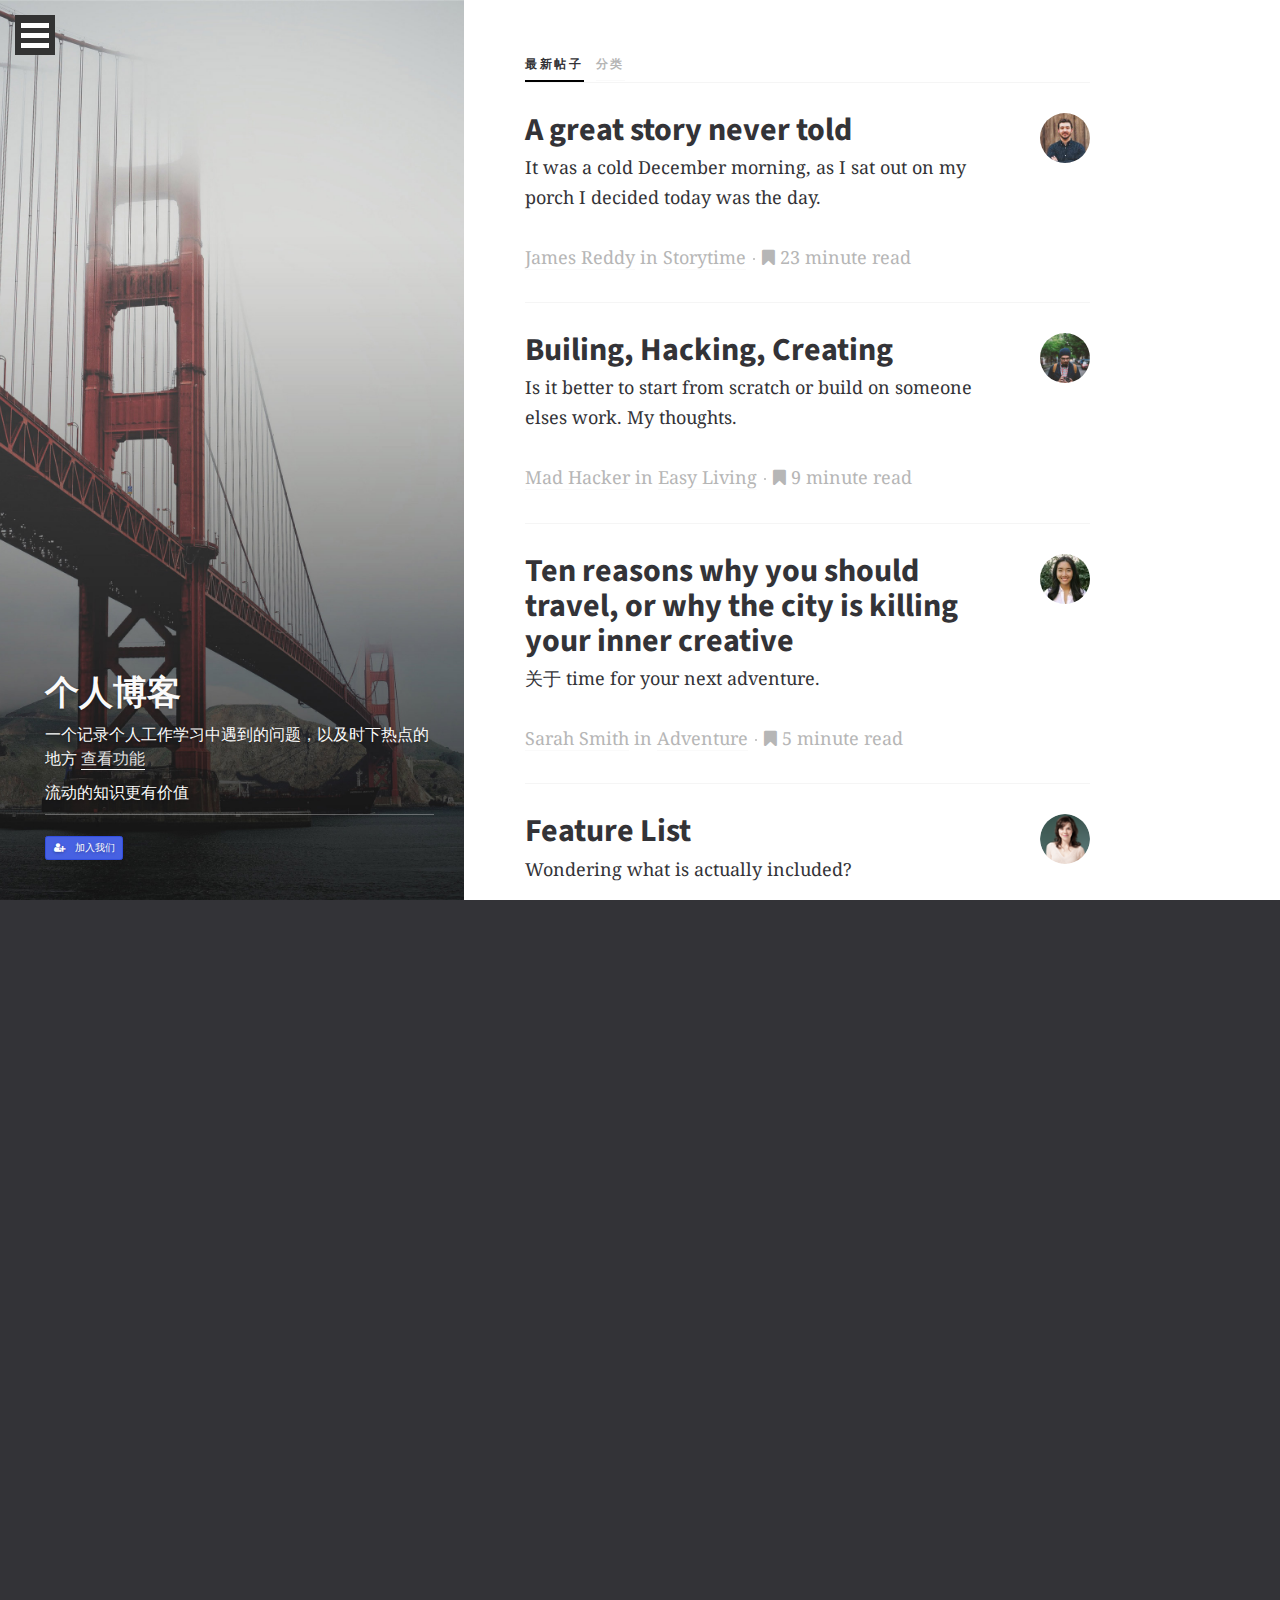
<file: index.html>
<!DOCTYPE html>
<html class="no-js">
    <head>
        <meta charset="utf-8">
        <meta http-equiv="X-UA-Compatible" content="IE=edge,chrome=1">
        <title>Remark·博客 | 首页</title>
        <meta name="description" content="">
        <meta name="viewport" content="width=device-width">

        <link rel="stylesheet" href="css/bootstrap.min.css">
        <link rel="stylesheet" href="css/font-awesome.min.css">
        <link rel="stylesheet" href="css/main.css">

        <!--[if lt IE 9]>
            <script src="/js/vendor/html5shiv.min.js"></script>
        <![endif]-->

        <script src="js/vendor/modernizr.custom.32229-2.8-respondjs-1-4-2.js"></script>
    </head>
    <body>
        <!-- if the user has javascript disabled they can still use the menu -->
        <noscript>
            <div class="no-js-menu">
                <ul>
                    <li><i class="fa fa-home"></i><a href="index.html">首页</a></li>
                    <li><i class="fa fa-user"></i><a href="author.html">Mr.Remark</a></li>
                    <li><i class="fa fa-anchor"></i><a href="page.html">关于博客</a></li>
                    <li><i class="fa fa-star"></i><a href="favorites.html">博主推荐</a></li>
                    <li><i class="fa fa-paper-plane"></i><a href="contact.html">联系博主</a></li>
                    <li><i class="fa fa-file"></i><a href="post.html">最新文贴</a></li>
                    <li><i class="fa fa-file"></i><a href="post-sidebar.html">博主原创帖</a></li>
                    <li><i class="fa fa-home"></i><a href="alt-home.html">全部文贴</a></li>
                    <li><i class="fa fa-image"></i><a href="category.html">你有故事，我有酒</a></li>
                </ul>
            </div>
        </noscript>
        <!-- end no script -->

        <main class="container left-container">
            <div class="row">

                <div id="menu-target">
                    <ul>
                        <li><i class="fa fa-home"></i><a href="index.html">首页</a></li>
                        <li><i class="fa fa-user"></i><a href="author.html">Mr.Remark</a></li>
                        <li><i class="fa fa-anchor"></i><a href="page.html">关于博客</a></li>
                        <li><i class="fa fa-star"></i><a href="favorites.html">博主推荐</a></li>
                        <li><i class="fa fa-paper-plane"></i><a href="contact.html">联系博主</a></li>
                    </ul>
                    <hr>
                    <ul>
                        <li><i class="fa fa-file"></i><a href="post.html">最新文贴</a></li>
                        <li><i class="fa fa-file"></i><a href="post-sidebar.html">博主原创帖</a></li>

                        <li><i class="fa fa-home"></i><a href="alt-home.html">全部文贴</a></li>
                        <li><i class="fa fa-image"></i><a href="category.html">你有故事，我有酒</a></li>
                    </ul>
                </div>

                <section class="sidebar col-lg-5 col-12" style="background-image: url(img/default-sidebar.jpg">

                    <span class="menu-trigger animated fadeInDown">
                        <span class="bar"></span>
                        <span class="bar"></span>
                        <span class="bar"></span>
                    </span>

                    <div class="site-info">
                        <div class="primary-info">
                            <h1>个人博客</h1>
                            <p>一个记录个人工作学习中遇到的问题，以及时下热点的地方 <a href="post.html">查看功能</a> </p>

                            <p>流动的知识更有价值</p>
                        </div>
                        <div class="secondary-info">
                            <p>
                                <a class="btn btn-primary" href="#"><i class="fa fa-user-plus"></i>加入我们</a>
                            </p>
                        </div>
                    </div>
                </section><!-- end sidebar -->

                <section class="col-lg-7 col-12 ml-auto main-content">

                    <div class="sub-nav">
                        <a href="#" class="select-posts active">最新帖子</a>
                        <a href="#" class="select-category">分类</a>
                    </div>

                    <div class="home-page-posts animated fadeIn ">

                        <article class="post">
                            <div class="post-preview col-10  no-gutter">
                                <h2><a href="post.html">A great story never told</a></h2>

                                <p>It was a cold December morning, as I sat out on my porch I decided today was the day. </p>

                                <p class="meta">
                                    <a href="author.html">James Reddy</a> in <a href="category.html">Storytime</a> <i class="link-spacer"></i> <i class="fa fa-bookmark"></i> 23 minute read
                                </p>
                            </div>

                            <div class=" col-2  no-gutter">
                                <img src="img/profile-1.jpg" class="user-icon" alt="user-image">
                            </div>
                        </article>

                        <article class="post">
                            <div class="post-preview col-10 no-gutter">
                                <h2><a href="post.html">Builing, Hacking, Creating</a></h2>
                                <p>Is it better to start from scratch or build on someone elses work. My thoughts.</p>

                                <p class="meta">
                                    <a href="author.html">Mad Hacker</a> in <a href="category.html">Easy Living</a> <i class="link-spacer"></i> <i class="fa fa-bookmark"></i> 9 minute read
                                </p>
                            </div>

                            <div class=" col-2 no-gutter">
                                <img src="img/profile-2.jpg" class="user-icon"  alt="user-image">
                            </div>
                        </article>
                        <article class="post">
                            <div class="post-preview col-10 no-gutter">
                                <h2><a href="post.html">Ten reasons why you should travel, or why the city is killing your inner creative</a></h2>
                                <p>关于 time for your next adventure. </p>

                                <p class="meta">
                                    <a href="author.html">Sarah Smith</a> in <a href="category.html">Adventure</a> <i class="link-spacer"></i> <i class="fa fa-bookmark"></i> 5 minute read
                                </p>
                            </div>

                            <div class="col-2 no-gutter">
                                <img src="img/profile-4.jpg" class="user-icon"  alt="user-image">
                            </div>
                        </article>

                        <article class="post">
                            <div class="post-preview col-10 no-gutter">
                                <h2><a href="post.html">Feature List</a></h2>
                                <p>Wondering what is actually included? </p>

                                <p class="meta">
                                    <a href="author.html">Jane Thompson</a> in <a href="category.html">Writer</a> <i class="link-spacer"></i> <i class="fa fa-bookmark"></i> 2 minute read
                                </p>
                            </div>

                            <div class=" col-2 no-gutter">
                                <img src="img/profile-5.png" class="user-icon"  alt="user-image">
                            </div>
                        </article>

                        <article class="post">
                            <div class="post-preview col-10 no-gutter">
                                <h2><a href="post.html">关于 Writer</a></h2>
                                <p>Not another bootstrap theme </p>

                                <p class="meta">
                                    <a href="author.html">John Smith</a> in <a href="category.html">Writer</a> <i class="link-spacer"></i> <i class="fa fa-bookmark"></i> 3 minute read
                                </p>
                            </div>

                            <div class=" col-2 no-gutter">
                                <img src="img/profile-1.jpg" class="user-icon"  alt="user-image">
                            </div>
                        </article>

                        <article class="post">
                            <div class="post-preview col-10 no-gutter">
                                <h2><a href="components.html">Bootstrap Components</a></h2>
                                <p>How do some of the default bootstrap components looks</p>

                                <p class="meta">
                                    <a href="author.html">Jane Doe</a> in <a href="category.html">Writer</a> <i class="link-spacer"></i> <i class="fa fa-bookmark"></i> 2 minute read
                                </p>
                            </div>

                            <div class=" col-2 no-gutter">
                                <img src="img/profile-3.jpg" class="user-icon"  alt="user-image">
                            </div>
                        </article>
                        <article class="post">
                            <div class="post-preview col-10 no-gutter">
                                <h2><a href="post.html">Its not always that simple</a></h2>
                                <p>How many times should you ask the same questions. </p>

                                <p class="meta">
                                    <a href="author.html">Tim Leen</a> in <a href="category.html">Open Roads</a> <i class="link-spacer"></i> <i class="fa fa-bookmark"></i> 12 minute read
                                </p>
                            </div>

                            <div class=" col-2 no-gutter">
                                <img src="img/profile-3.jpg" class="user-icon"  alt="user-image">
                            </div>
                        </article>
                    </div><!-- 首页 page 帖子 -->

                    <div class="首页-page-分类 hide animated fadeIn ">
                        <div class="category row">
                                <div class="category-preview col-6 col-sm-4  ">
                                    <h2>Easy Living</h2>
                                    <a href="category.html"><img src="img/cover-2.jpg" alt="category-image"></a>
                                </div>

                                <div class="category-preview col-6 col-sm-4  ">
                                    <h2>Adventure</h2>
                                    <a href="category.html"><img src="img/cover-4.jpg" alt="category-image"></a>
                                </div>

                                <div class="category-preview col-6 col-sm-4  ">
                                    <h2>Storytime</h2>
                                    <a href="category.html"><img src="img/cover-6.jpg" alt="category-image"></a>
                                </div>

                                <div class="category-preview col-6 col-sm-4  ">
                                    <h2>Open Roads</h2>
                                     <a href="category.html"><img src="img/cover-9.jpg" alt="category-image"></a>
                                </div>

                                <div class="category-preview col-6 col-sm-4  ">
                                    <h2>Gaming</h2>
                                    <a href="category.html"><img src="img/cover-1.jpg" alt="category-image" ></a>
                                </div>

                                <div class="category-preview col-6 col-sm-4  ">
                                    <h2>City Life</h2>
                                     <a href="category.html"><img src="img/cover-3.jpg" alt="category-image"></a>
                                </div>

                                <div class="category-preview col-6 col-sm-4  ">
                                    <h2>Rave Culture</h2>
                                     <a href="category.html"><img src="img/cover-5.jpg" alt="category-image"></a>
                                </div>

                                <div class="category-preview col-6 col-sm-4  ">
                                    <h2>Photography</h2>
                                    <a href="category.html"><img src="img/cover-7.jpg" alt="category-image"></a>
                                </div>

                                <div class="category-preview col-6 col-sm-4  ">
                                    <h2>Animal Kingdom</h2>
                                     <a href="category.html"><img src="img/cover-8.jpg" alt="category-image"></a>
                                </div>

                                <div class="category-preview col-6 col-sm-4  ">
                                    <h2>Beach</h2>
                                    <a href="category.html"><img src="img/cover-10.jpg" alt="category-image"></a>
                                </div>

                                <div class="category-preview col-6 col-sm-4  ">
                                    <h2>Climbing</h2>
                                     <a href="category.html"><img src="img/cover-11.jpg" alt="category-image"></a>
                                </div>

                                <div class="category-preview col-6 col-sm-4  ">
                                    <h2>Mystery</h2>
                                     <a href="category.html"><img src="img/cover-12.jpg" alt="category-image"></a>
                                </div>

                        </div>
                    </div>
                    <footer class="split-footer">
                        <a href="post.html">关于</a>
                        <i class="link-spacer"></i>
                        <a href="post.html">Writer 2017</a>
                    </footer>

                </section><!-- main content -->

            </div> <!--/row -->

        </main> <!-- /container -->
		<script src="js/jquery.min.js"></script>
        <!--<script src="//ajax.googleapis.com/ajax/libs/jquery/1.11.2/jquery.min.js"></script>-->
        <script>window.jQuery || document.write('<script src="js/vendor/jquery-1.11.2.min.js"><\/script>')</script>

        <script src="js/vendor/jquery.jpanelmenu.min.js"></script>
        <script src="js/vendor/bootstrap.min.js"></script>
        <script src="js/vendor/fastclick.min.js"></script>

        <script src="js/main.js"></script>
    </body>
</html>
</file>
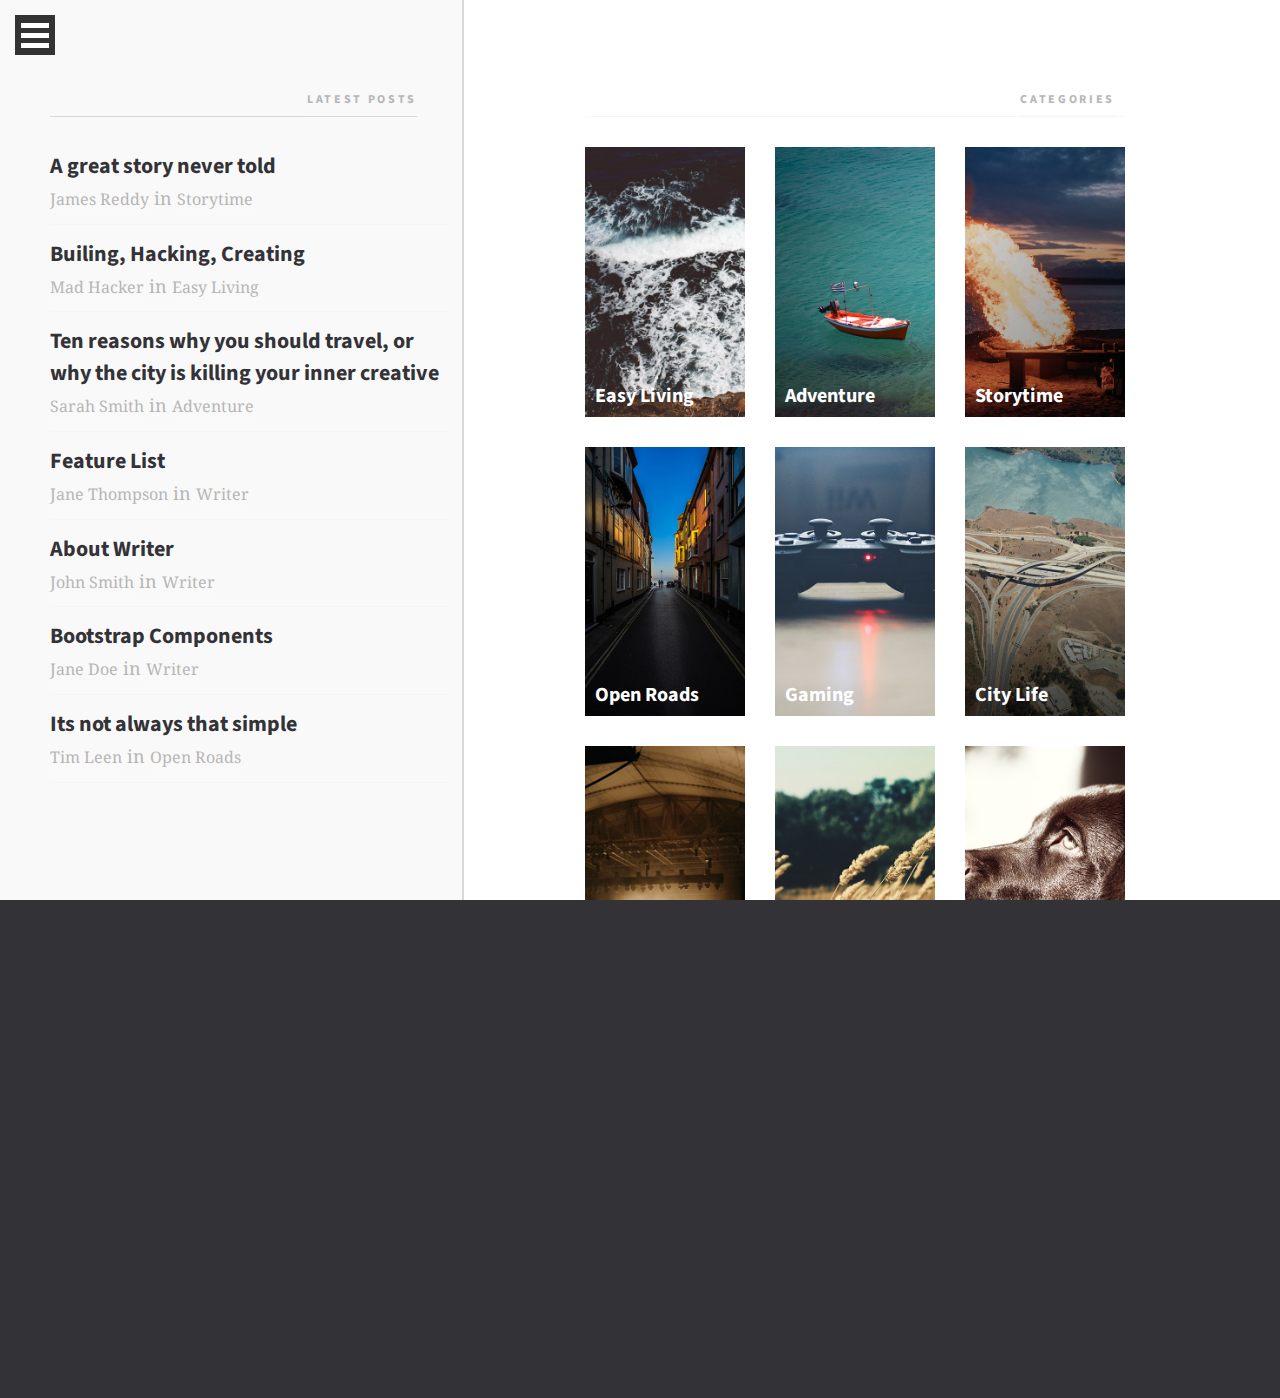
<file: alt-home.html>
<!DOCTYPE html>
<html class="no-js">
    <head>
        <meta charset="utf-8">
        <meta http-equiv="X-UA-Compatible" content="IE=edge,chrome=1">
        <title>Writer Theme | Home</title>
        <meta name="description" content="">
        <meta name="viewport" content="width=device-width">

        <link rel="stylesheet" href="css/bootstrap.min.css">
        <link rel="stylesheet" href="css/font-awesome.min.css">
        <link rel="stylesheet" href="css/main.css">

        <!--[if lt IE 9]>
            <script src="/js/vendor/html5shiv.min.js"></script>
        <![endif]-->

        <script src="js/vendor/modernizr.custom.32229-2.8-respondjs-1-4-2.js"></script>
    </head>
    <body class="alt-home">
        <!-- if the user has javascript disabled they can still use the menu -->
        <noscript>
            <div class="no-js-menu">
                <ul>
                    <li><i class="fa fa-home"></i><a href="index.html">Home</a></li>
                    <li><i class="fa fa-user"></i><a href="author.html">John Smith</a></li>
                    <li><i class="fa fa-anchor"></i><a href="page.html">About</a></li>
                    <li><i class="fa fa-star"></i><a href="favorites.html">Favorites</a></li>
                    <li><i class="fa fa-paper-plane"></i><a href="contact.html">Contact</a></li>
                    <li><i class="fa fa-file"></i><a href="post.html">Post Page</a></li>
                    <li><i class="fa fa-file"></i><a href="post-sidebar.html">Post with Sidebar</a></li>
                    <li><i class="fa fa-home"></i><a href="alt-home.html">Alternate Home</a></li>
                    <li><i class="fa fa-image"></i><a href="category.html">Category Page</a></li>
                </ul>
            </div>
        </noscript>
        <!-- end no script -->
        <main class="container left-container">
            <div class="row">

                <div id="menu-target">
                    <ul>
                        <li><i class="fa fa-home"></i><a href="index.html">Home</a></li>
                        <li><i class="fa fa-user"></i><a href="author.html">John Smith</a></li>
                        <li><i class="fa fa-anchor"></i><a href="page.html">About</a></li>
                        <li><i class="fa fa-star"></i><a href="favorites.html">Favorites</a></li>
                        <li><i class="fa fa-paper-plane"></i><a href="contact.html">Contact</a></li>
                    </ul>
                    <hr>
                    <ul>
                        <li><i class="fa fa-file"></i><a href="post.html">Post Page</a></li>
                        <li><i class="fa fa-file"></i><a href="post-sidebar.html">Post with Sidebar</a></li>
                        <li><i class="fa fa-home"></i><a href="alt-home.html">Alternate Home</a></li>
                        <li><i class="fa fa-image"></i><a href="category.html">Category Page</a></li>
                    </ul>
                </div>

                <section class="sidebar col-lg-6 col-12" >

                    <span class="menu-trigger animated fadeInDown">
                        <span class="bar"></span>
                        <span class="bar"></span>
                        <span class="bar"></span>
                    </span>

                    <div class="sub-nav">
                        <a href="#"> Latest Posts</a>
                    </div>

                    <div class=" animated fadeIn ">

                        <article class="post">
                            <div class="post-preview col-xs-10  no-gutter">
                                <h2><a href="post.html">A great story never told</a></h2>

                                <p class="meta">
                                    <a href="author.html">James Reddy</a> in <a href="category.html">Storytime</a>
                                </p>
                            </div>


                        </article>

                        <article class="post">
                            <div class="post-preview col-xs-10 no-gutter">
                                <h2><a href="post.html">Builing, Hacking, Creating</a></h2>

                                <p class="meta">
                                    <a href="author.html">Mad Hacker</a> in <a href="category.html">Easy Living</a>
                                </p>
                            </div>

                        </article>
                        <article class="post">
                            <div class="post-preview col-xs-10 no-gutter">
                                <h2><a href="post.html">Ten reasons why you should travel, or why the city is killing your inner creative</a></h2>

                                <p class="meta">
                                    <a href="author.html">Sarah Smith</a> in <a href="category.html">Adventure</a>
                                </p>
                            </div>

                        </article>

                        <article class="post">
                            <div class="post-preview col-xs-10 no-gutter">
                                <h2><a href="post.html">Feature List</a></h2>

                                <p class="meta">
                                    <a href="author.html">Jane Thompson</a> in <a href="category.html">Writer</a></p>
                            </div>


                        </article>

                        <article class="post">
                            <div class="post-preview col-xs-10 no-gutter">
                                <h2><a href="post.html">About Writer</a></h2>

                                <p class="meta">
                                    <a href="author.html">John Smith</a> in <a href="category.html">Writer</a>
                                </p>
                            </div>

                        </article>

                        <article class="post">
                            <div class="post-preview col-xs-10 no-gutter">
                                <h2><a href="components.html">Bootstrap Components</a></h2>

                                <p class="meta">
                                    <a href="author.html">Jane Doe</a> in <a href="category.html">Writer</a>
                                </p>
                            </div>

                        </article>
                        <article class="post">
                            <div class="post-preview col-xs-10 no-gutter">
                                <h2><a href="post.html">Its not always that simple</a></h2>

                                <p class="meta">
                                    <a href="author.html">Tim Leen</a> in <a href="category.html">Open Roads</a>
                                </p>
                            </div>

                        </article>
                    </div><!-- Home page posts -->

                </section><!-- end sidebar -->

                <section class="col-lg-6 col-12 ml-auto alt-main">

                    <div class="sub-nav">
                        <a href="#" >Categories</a>
                    </div>



                    <div class="home-page-categories animated fadeIn ">
                        <div class="category row">
                                <div class="category-preview col-6 col-sm-4 ">
                                    <h2>Easy Living</h2>
                                    <a href="category.html"><img src="img/cover-2.jpg" alt="category-image"></a>
                                </div>

                                <div class="category-preview col-6 col-sm-4 ">
                                    <h2>Adventure</h2>
                                    <a href="category.html"><img src="img/cover-4.jpg" alt="category-image"></a>
                                </div>

                                <div class="category-preview col-6 col-sm-4 ">
                                    <h2>Storytime</h2>
                                    <a href="category.html"><img src="img/cover-6.jpg" alt="category-image"></a>
                                </div>

                                <div class="category-preview col-6 col-sm-4 ">
                                    <h2>Open Roads</h2>
                                     <a href="category.html"><img src="img/cover-9.jpg" alt="category-image"></a>
                                </div>

                                <div class="category-preview col-6 col-sm-4 ">
                                    <h2>Gaming</h2>
                                    <a href="category.html"><img src="img/cover-1.jpg" alt="category-image" ></a>
                                </div>

                                <div class="category-preview col-6 col-sm-4 ">
                                    <h2>City Life</h2>
                                     <a href="category.html"><img src="img/cover-3.jpg" alt="category-image"></a>
                                </div>

                                <div class="category-preview col-6 col-sm-4 ">
                                    <h2>Rave Culture</h2>
                                     <a href="category.html"><img src="img/cover-5.jpg" alt="category-image"></a>
                                </div>

                                <div class="category-preview col-6 col-sm-4 ">
                                    <h2>Photography</h2>
                                    <a href="category.html"><img src="img/cover-7.jpg" alt="category-image"></a>
                                </div>

                                <div class="category-preview col-6 col-sm-4 ">
                                    <h2>Animal Kingdom</h2>
                                     <a href="category.html"><img src="img/cover-8.jpg" alt="category-image"></a>
                                </div>

                                <div class="category-preview col-6 col-sm-4 ">
                                    <h2>Beach</h2>
                                    <a href="category.html"><img src="img/cover-10.jpg" alt="category-image"></a>
                                </div>

                                <div class="category-preview col-6 col-sm-4 ">
                                    <h2>Climbing</h2>
                                     <a href="category.html"><img src="img/cover-11.jpg" alt="category-image"></a>
                                </div>

                                <div class="category-preview col-6 col-sm-4 ">
                                    <h2>Mystery</h2>
                                     <a href="category.html"><img src="img/cover-12.jpg" alt="category-image"></a>
                                </div>
                        </div>
                    </div>
                    <footer class="split-footer">
                        <a href="page.html">About</a>
                        <i class="link-spacer"></i>
                        <a href="page.html">Writer 2017</a>
                    </footer>

                </section><!-- main content -->

            </div> <!--/row -->

        </main> <!-- /container -->

        <script src="js/jquery.min.js"></script>
        <script>window.jQuery || document.write('<script src="js/vendor/jquery-1.11.2.min.js"><\/script>')</script>

        <script src="js/vendor/jquery.jpanelmenu.min.js"></script>
        <script src="js/vendor/bootstrap.min.js"></script>
        <script src="js/vendor/fastclick.min.js"></script>

        <script src="js/main.js"></script>
    </body>
</html>
</file>
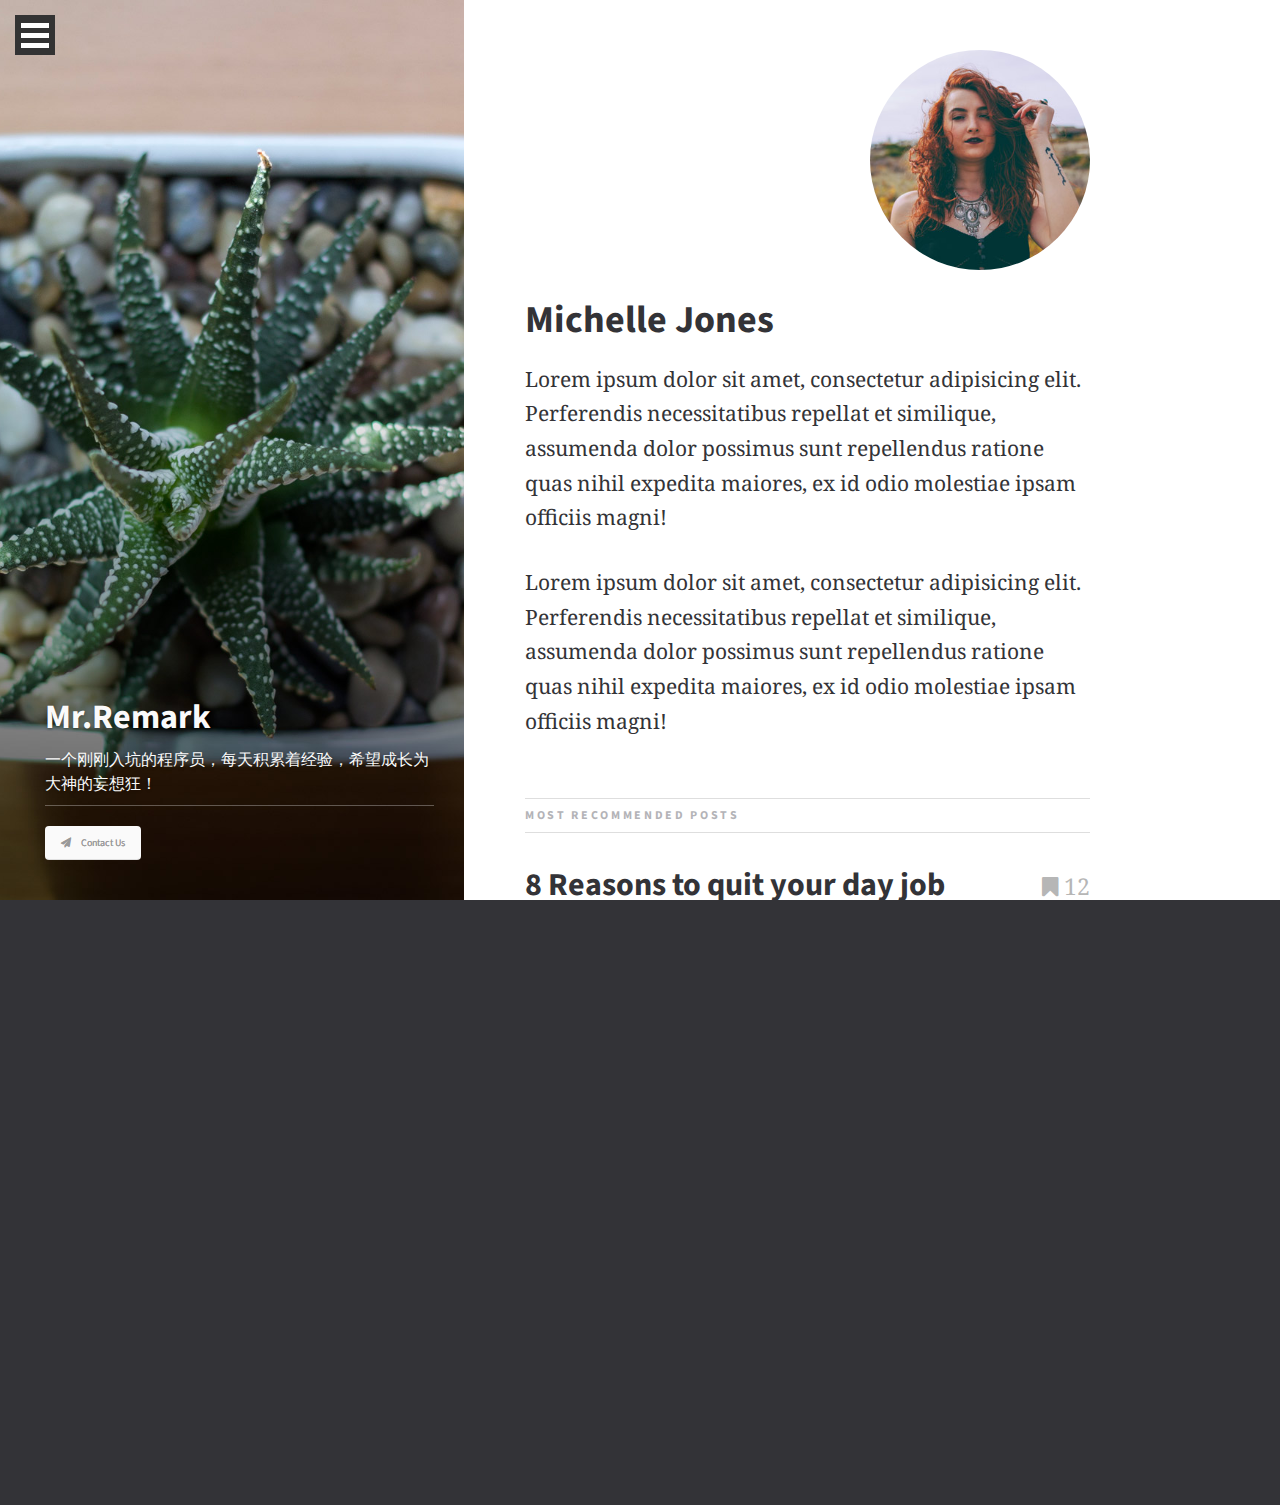
<file: author.html>
<!DOCTYPE html>
<html class="no-js">
    <head>
        <meta charset="utf-8">
        <meta http-equiv="X-UA-Compatible" content="IE=edge,chrome=1">
        <title>Writer Theme | Author</title>
        <meta name="description" content="">
        <meta name="viewport" content="width=device-width">

        <link rel="stylesheet" href="css/bootstrap.min.css">
        <link rel="stylesheet" href="css/font-awesome.min.css">
        <link rel="stylesheet" href="css/main.css">

        <!--[if lt IE 9]>
            <script src="/js/vendor/html5shiv.min.js"></script>
        <![endif]-->

        <script src="js/vendor/modernizr.custom.32229-2.8-respondjs-1-4-2.js"></script>
    </head>
    <body >
      <!-- if the user has javascript disabled they can still use the menu -->
      <noscript>
          <div class="no-js-menu">
              <ul>
                  <li><i class="fa fa-home"></i><a href="index.html">首页</a></li>
                  <li><i class="fa fa-user"></i><a href="author.html">Mr.Remark</a></li>
                  <li><i class="fa fa-anchor"></i><a href="page.html">关于博客</a></li>
                  <li><i class="fa fa-star"></i><a href="favorites.html">博主推荐</a></li>
                  <li><i class="fa fa-paper-plane"></i><a href="contact.html">联系博主</a></li>
                  <li><i class="fa fa-file"></i><a href="post.html">最新文贴</a></li>
                  <li><i class="fa fa-file"></i><a href="post-sidebar.html">博主原创帖</a></li>
                  <li><i class="fa fa-home"></i><a href="alt-home.html">全部文贴</a></li>
                  <li><i class="fa fa-image"></i><a href="category.html">你有故事，我有酒</a></li>
              </ul>
          </div>
      </noscript>
      <!-- end no script -->

      <main class="container left-container">
          <div class="row">

              <div id="menu-target">
                  <ul>
                      <li><i class="fa fa-home"></i><a href="index.html">首页</a></li>
                      <li><i class="fa fa-user"></i><a href="author.html">Mr.Remark</a></li>
                      <li><i class="fa fa-anchor"></i><a href="page.html">关于博客</a></li>
                      <li><i class="fa fa-star"></i><a href="favorites.html">博主推荐</a></li>
                      <li><i class="fa fa-paper-plane"></i><a href="contact.html">联系博主</a></li>
                  </ul>
                  <hr>
                  <ul>
                      <li><i class="fa fa-file"></i><a href="post.html">最新文贴</a></li>
                      <li><i class="fa fa-file"></i><a href="post-sidebar.html">博主原创帖</a></li>

                      <li><i class="fa fa-home"></i><a href="alt-home.html">全部文贴</a></li>
                      <li><i class="fa fa-image"></i><a href="category.html">你有故事，我有酒</a></li>
                  </ul>
              </div>


                <section class="sidebar col-lg-5 col-12" style="background-image: url(img/default-author.jpg)">

                    <span class="menu-trigger animated fadeInDown">
                        <span class="bar"></span>
                        <span class="bar"></span>
                        <span class="bar"></span>
                    </span>

                    <div class="site-info">
                        <div class="primary-info">
                        <h1>Mr.Remark</h1>
                            <p>一个刚刚入坑的程序员，每天积累着经验，希望成长为大神的妄想狂！ </p>
                        </div>
                        <div class="secondary-info">

                            <p><a class="btn btn-default" href="contact.html"><i class="fa fa-paper-plane"></i>Contact Us</a>
                        </div>
                    </div>

                </section>

                <div class="col-lg-7 col-12 ml-auto main-content">

                    <div class="author-bio">

                        <img src="img/author.jpg">

                        <div class="author-bio__info">
                            <h1>Michelle Jones</h1>
                            <p>Lorem ipsum dolor sit amet, consectetur adipisicing elit. Perferendis necessitatibus repellat et similique, assumenda dolor possimus sunt repellendus ratione quas nihil expedita maiores, ex id odio molestiae ipsam officiis magni!</p>

                            <p>Lorem ipsum dolor sit amet, consectetur adipisicing elit. Perferendis necessitatibus repellat et similique, assumenda dolor possimus sunt repellendus ratione quas nihil expedita maiores, ex id odio molestiae ipsam officiis magni!</p>
                        </div>
                    </div>
                    <p>

                    <h2 class="favorites">Most recommended posts</h2>

                    <div class="posts-block animated fadeIn ">

                        <article class="post author-page">
                            <div class="post-preview col-10 col-sm-9  no-gutter">
                                <h2><a href="post.html">8 Reasons to quit your day job</a></h2>

                                <p>It was a cold December morning, as I sat out on my porch I decided today was the day. </p>

                            </div>

                            <div class="col-sm-3 col-md-2 ml-auto hidden-sm hidden-xs no-gutter">
                                <p class="meta author-page">
                                    <span class="time"><i class="fa fa-bookmark"></i> 12</span>
                                    <span class="min">minutes</span>
                                </p>
                            </div>
                        </article>

                        <article class="post author-page">
                            <div class="post-preview col-10 col-sm-9  no-gutter">
                                <h2><a href="post.html">The Best thing about cold showers</a></h2>

                                <p>Would you give up your warm shower for an icy one? </p>

                            </div>

                            <div class="col-sm-3 col-md-2 ml-auto hidden-sm hidden-xs no-gutter">
                                <p class="meta author-page">
                                    <span class="time"><i class="fa fa-bookmark"></i> 19</span>
                                    <span class="min">minutes</span>
                                </p>
                            </div>
                        </article>

                        <article class="post author-page">
                            <div class="post-preview col-10 col-sm-9  no-gutter">
                                <h2><a href="post.html">A great story never told</a></h2>

                                <p>It was a cold December morning, as I sat out on my porch I decided today was the day. </p>

                            </div>

                            <div class="col-sm-3 col-md-2 ml-auto hidden-sm hidden-xs no-gutter">
                                <p class="meta author-page">
                                    <span class="time"><i class="fa fa-bookmark"></i> 9</span>
                                    <span class="min">minutes</span>
                                </p>
                            </div>
                        </article>

                        <div class="view-all-by-author">
                            <a href="index.html">View All Post by Michelle <i class="fa fa-chevron-right"></i></a>
                        </div>
                    </div>

                    <footer class="split-footer">
                        <a href="page.html">About</a>
                        <i class="link-spacer"></i>
                        <a href="page.html">Writer 2017</a>
                    </footer>
                </div><!-- main content -->
            </div> <!--/row -->

        </main> <!-- /container -->

        <script src="js/jquery.min.js"></script>
        <script>window.jQuery || document.write('<script src="js/vendor/jquery-1.11.2.min.js"><\/script>')</script>
        <script src="js/vendor/jquery.jpanelmenu.min.js"></script>
        <script src="js/vendor/bootstrap.min.js"></script>
        <script src="js/vendor/fastclick.min.js"></script>

        <script src="js/main.js"></script>
    </body>
</html>
</file>
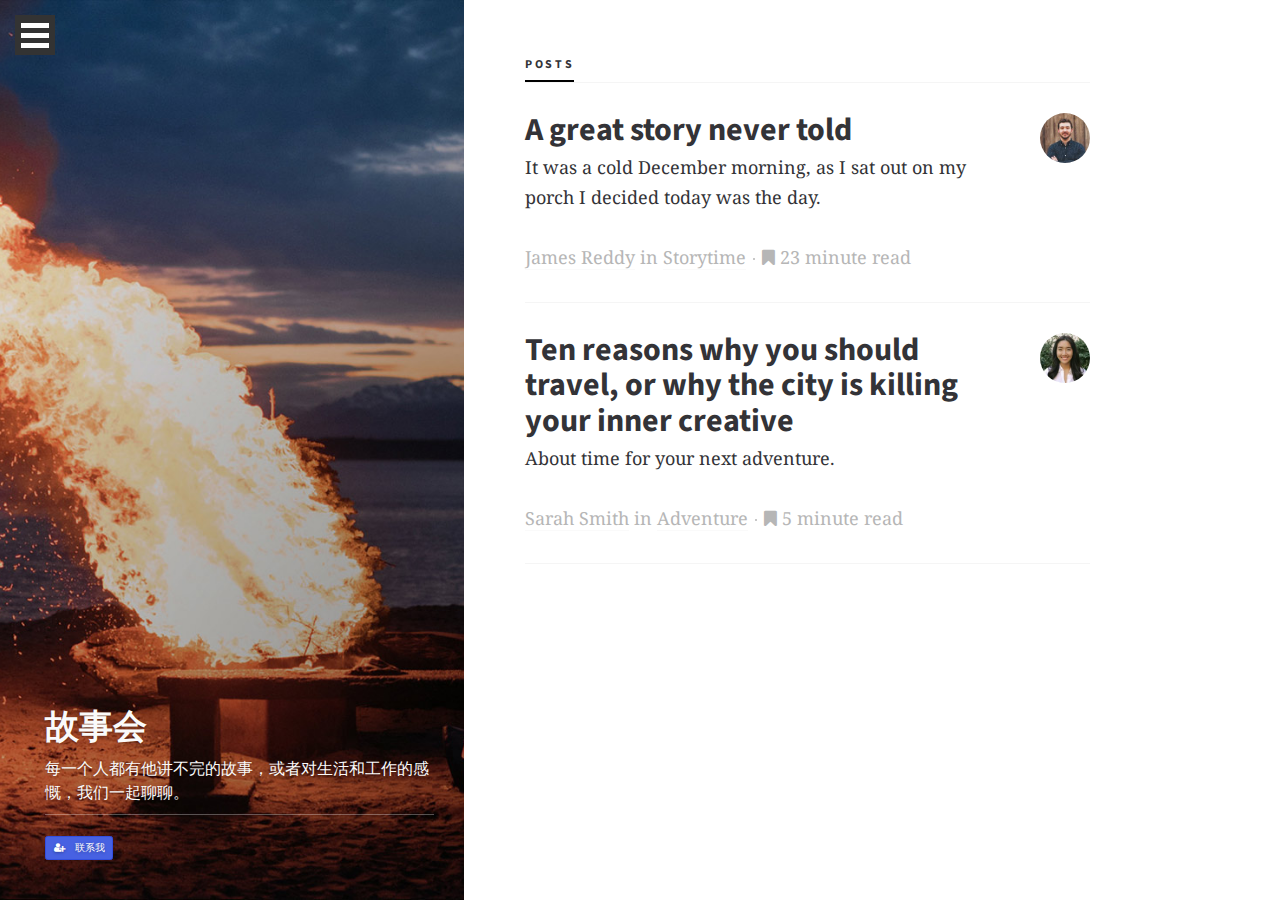
<file: category.html>
<!DOCTYPE html>
<html class="no-js">
    <head>
        <meta charset="utf-8">
        <meta http-equiv="X-UA-Compatible" content="IE=edge,chrome=1">
        <title>Writer Theme | Category</title>
        <meta name="description" content="">
        <meta name="viewport" content="width=device-width">

        <link rel="stylesheet" href="css/bootstrap.min.css">
        <link rel="stylesheet" href="css/font-awesome.min.css">
        <link rel="stylesheet" href="css/main.css">

        <!--[if lt IE 9]>
            <script src="/js/vendor/html5shiv.min.js"></script>
        <![endif]-->

        <script src="js/vendor/modernizr.custom.32229-2.8-respondjs-1-4-2.js"></script>
    </head>
    <body >
      <!-- if the user has javascript disabled they can still use the menu -->
      <noscript>
          <div class="no-js-menu">
              <ul>
                  <li><i class="fa fa-home"></i><a href="index.html">首页</a></li>
                  <li><i class="fa fa-user"></i><a href="author.html">Mr.Remark</a></li>
                  <li><i class="fa fa-anchor"></i><a href="page.html">关于博客</a></li>
                  <li><i class="fa fa-star"></i><a href="favorites.html">博主推荐</a></li>
                  <li><i class="fa fa-paper-plane"></i><a href="contact.html">联系博主</a></li>
                  <li><i class="fa fa-file"></i><a href="post.html">最新文贴</a></li>
                  <li><i class="fa fa-file"></i><a href="post-sidebar.html">博主原创帖</a></li>
                  <li><i class="fa fa-home"></i><a href="alt-home.html">全部文贴</a></li>
                  <li><i class="fa fa-image"></i><a href="category.html">你有故事，我有酒</a></li>
              </ul>
          </div>
      </noscript>
      <!-- end no script -->

      <main class="container left-container">
          <div class="row">

              <div id="menu-target">
                  <ul>
                      <li><i class="fa fa-home"></i><a href="index.html">首页</a></li>
                      <li><i class="fa fa-user"></i><a href="author.html">Mr.Remark</a></li>
                      <li><i class="fa fa-anchor"></i><a href="page.html">关于博客</a></li>
                      <li><i class="fa fa-star"></i><a href="favorites.html">博主推荐</a></li>
                      <li><i class="fa fa-paper-plane"></i><a href="contact.html">联系博主</a></li>
                  </ul>
                  <hr>
                  <ul>
                      <li><i class="fa fa-file"></i><a href="post.html">最新文贴</a></li>
                      <li><i class="fa fa-file"></i><a href="post-sidebar.html">博主原创帖</a></li>

                      <li><i class="fa fa-home"></i><a href="alt-home.html">全部文贴</a></li>
                      <li><i class="fa fa-image"></i><a href="category.html">你有故事，我有酒</a></li>
                  </ul>
              </div>

              <section class="sidebar col-lg-5 col-12" style="background-image: url(img/default-category-sidebar.jpg">

                  <span class="menu-trigger animated fadeInDown">
                      <span class="bar"></span>
                      <span class="bar"></span>
                      <span class="bar"></span>
                  </span>

                  <div class="site-info">
                      <div class="primary-info">
                          <h1>故事会</h1>
                          <p>每一个人都有他讲不完的故事，或者对生活和工作的感慨，我们一起聊聊。</p>
                      </div>
                      <div class="secondary-info">
                          <p>
                              <a class="btn btn-primary" href="contact.html"><i class="fa fa-user-plus"></i>联系我</a>
                          </p>
                      </div>
                  </div>
              </section><!-- end sidebar -->


            <section class="col-lg-7 col-12 ml-auto main-content">

                <div class="sub-nav">
                    <a href="#" class="select-posts active">Posts</a>
                </div>

                <div class="category-page-posts animated fadeIn ">
                    <article class="post">
                        <div class="post-preview col-10  no-gutter">

                        <h2><a href="post.html">A great story never told</a></h2>
                        <p>It was a cold December morning, as I sat out on my porch I decided today was the day. </p>

                        <p class="meta">
                            <a href="author.html">James Reddy</a> in <a href="category.html">Storytime</a> <i class="link-spacer"></i> <i class="fa fa-bookmark"></i> 23 minute read
                        </p>
                        </div>

                        <div class=" col-2  no-gutter">
                            <img src="img/profile-1.jpg" class="user-icon user-1" alt="user-image">
                        </div>
                    </article>

                    <article class="post">
                        <div class="post-preview col-10 no-gutter">

                        <h2><a href="post.html">Ten reasons why you should travel, or why the city is killing your inner creative</a></h2>
                        <p>About time for your next adventure. </p>

                        <p class="meta">
                            <a href="author.html">Sarah Smith</a> in <a href="category.html">Adventure</a> <i class="link-spacer"></i> <i class="fa fa-bookmark"></i> 5 minute read
                        </p>
                        </div>

                        <div class=" col-2 no-gutter">
                            <img src="img/profile-4.jpg" class="user-icon user-1" alt="user-image">
                        </div>
                    </article>

                </div><!-- Category page posts -->
            </section><!-- main content -->
        </div> <!--/row -->
    </main> <!-- /container -->

        <script src="js/jquery.min.js"></script>
        <script>window.jQuery || document.write('<script src="js/vendor/jquery-1.11.2.min.js"><\/script>')</script>

        <script src="js/vendor/jquery.jpanelmenu.min.js"></script>
        <script src="js/vendor/bootstrap.min.js"></script>
        <script src="js/vendor/fastclick.min.js"></script>

        <script src="js/main.js"></script>
    </body>
</html>
</file>
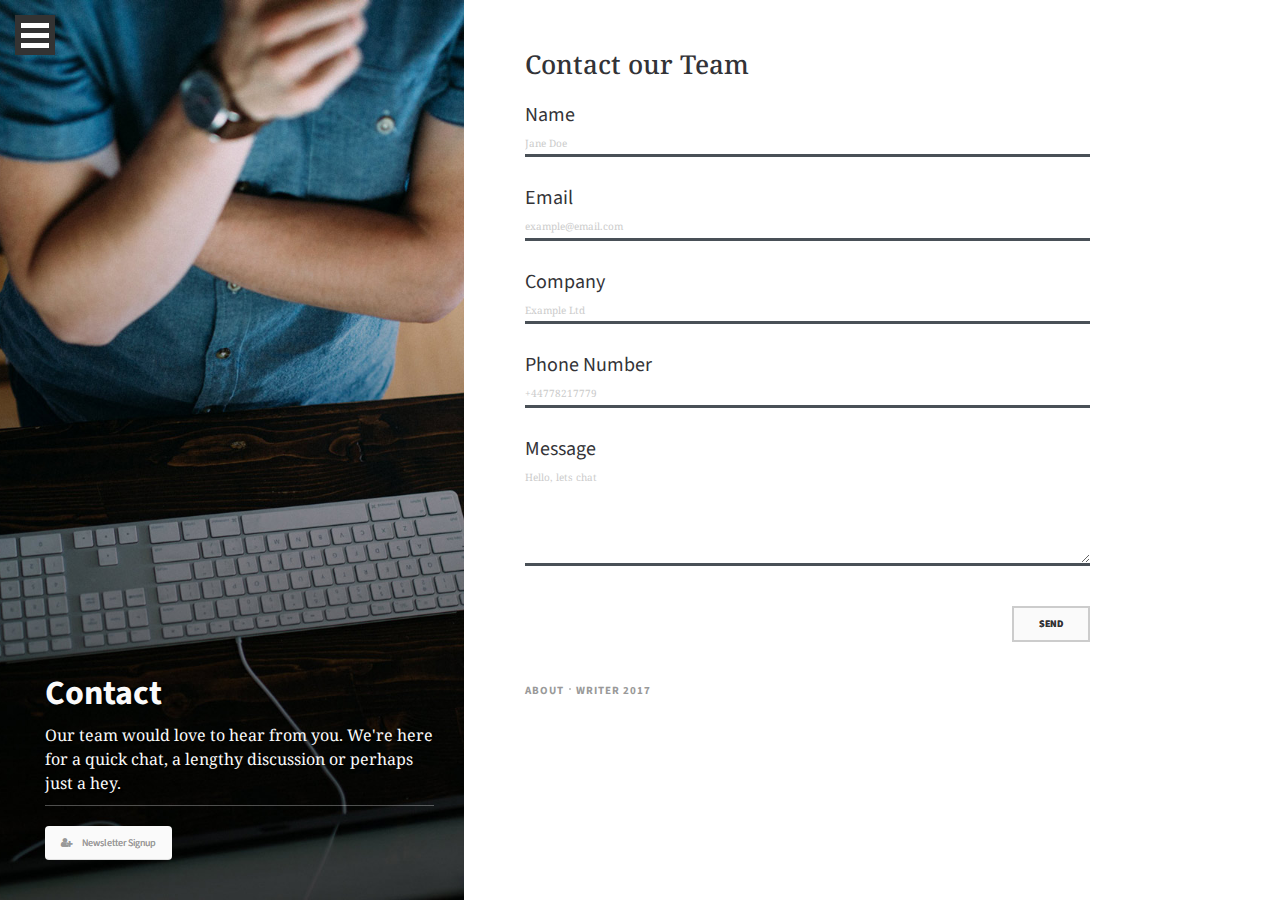
<file: contact.html>
<!DOCTYPE html>
<html class="no-js">
    <head>
        <meta charset="utf-8">
        <meta http-equiv="X-UA-Compatible" content="IE=edge,chrome=1">
        <title>Writer Theme | Contact</title>
        <meta name="description" content="">
        <meta name="viewport" content="width=device-width">

        <link rel="stylesheet" href="css/bootstrap.min.css">
        <link rel="stylesheet" href="css/font-awesome.min.css">
        <link rel="stylesheet" href="css/main.css">

        <!--[if lt IE 9]>
            <script src="/js/vendor/html5shiv.min.js"></script>
        <![endif]-->

        <script src="js/vendor/modernizr.custom.32229-2.8-respondjs-1-4-2.js"></script>
    </head>
    <body >
        <!-- if the user has javascript disabled they can still use the menu -->
        <noscript>
            <div class="no-js-menu">
                <ul>
                    <li><i class="fa fa-home"></i><a href="index.html">Home</a></li>
                    <li><i class="fa fa-user"></i><a href="author.html">John Smith</a></li>
                    <li><i class="fa fa-anchor"></i><a href="page.html">About</a></li>
                    <li><i class="fa fa-star"></i><a href="favorites.html">Favorites</a></li>
                    <li><i class="fa fa-paper-plane"></i><a href="contact.html">Contact</a></li>
                    <li><i class="fa fa-file"></i><a href="post.html">Post Page</a></li>
                    <li><i class="fa fa-file"></i><a href="post-sidebar.html">Post with Sidebar</a></li>
                    <li><i class="fa fa-home"></i><a href="alt-home.html">Alternate Home</a></li>
                    <li><i class="fa fa-image"></i><a href="category.html">Category Page</a></li>
                </ul>
            </div>
        </noscript>
        <!-- end no script -->

        <main class="container left-container">
            <div class="row">

                <div id="menu-target">
                    <ul>
                        <li><i class="fa fa-home"></i><a href="index.html">Home</a></li>
                        <li><i class="fa fa-user"></i><a href="author.html">John Smith</a></li>
                        <li><i class="fa fa-anchor"></i><a href="page.html">About</a></li>
                        <li><i class="fa fa-star"></i><a href="favorites.html">Favorites</a></li>
                        <li><i class="fa fa-paper-plane"></i><a href="contact.html">Contact</a></li>
                    </ul>
                    <hr>
                    <ul>
                        <li><i class="fa fa-file"></i><a href="post.html">Post Page</a></li>
                        <li><i class="fa fa-file"></i><a href="post-sidebar.html">Post with Sidebar</a></li>

                        <li><i class="fa fa-home"></i><a href="alt-home.html">Alternate Home</a></li>
                        <li><i class="fa fa-image"></i><a href="category.html">Category Page</a></li>
                    </ul>
                </div>

                <section class="sidebar col-lg-5 col-12" style="background-image: url(img/default-contact.jpg)">

                    <span class="menu-trigger animated fadeInDown">
                        <span class="bar"></span>
                        <span class="bar"></span>
                        <span class="bar"></span>
                    </span>

                    <div class="site-info">
                        <div class="primary-info">
                        <h1>Contact</h1>
                            <p>Our team would love to hear from you. We're here for a quick chat, a lengthy discussion or perhaps just a hey.</p>

                        </div>
                        <div class="secondary-info">

                            <p><a class="btn btn-default" href="#"><i class="fa fa-user-plus"></i>Newsletter Signup</a>
                        </div>
                    </div>

                </section>

                <div class="col-lg-7 col-12 ml-auto main-content">

                    <h3>Contact our Team</h3>

                    <form>
                        <div class="form-group">
                            <label for="name">Name</label>
                            <input type="text" placeholder="Jane Doe" class="form-control" name="name">
                        </div>
                        <div class="form-group">
                            <label for="email">Email</label>
                            <input type="text" placeholder="example@email.com" class="form-control" name="email">
                        </div>
                        <div class="form-group">
                            <label for="company">Company</label>
                            <input type="text" placeholder="Example Ltd" class="form-control" name="company">
                        </div>

                        <div class="form-group">
                            <label for="number">Phone Number</label>
                            <input type="tel" placeholder="+44778217779" class="form-control" name="number">
                        </div>

                        <div class="form-group">
                            <label for="message">Message</label>
                            <textarea class="form-control" name="message" placeholder="Hello, lets chat"></textarea>
                        </div>

                        <div class="form-group">
                            <input class="btn btn-default"  type="submit" value="Send">
                        </div>
                    </form>

                    <footer class="split-footer">
                        <a href="post.html">About</a>
                        <i class="link-spacer"></i>
                        <a href="post.html">Writer 2017</a>
                    </footer>
                </div><!-- main content -->
            </div> <!--/row -->

        </main> <!-- /container -->

        <script src="js/jquery.min.js"></script>
        <script>window.jQuery || document.write('<script src="js/vendor/jquery-1.11.2.min.js"><\/script>')</script>
        <script src="js/vendor/jquery.jpanelmenu.min.js"></script>
        <script src="js/vendor/bootstrap.min.js"></script>
        <script src="js/vendor/fastclick.min.js"></script>


        <script src="js/main.js"></script>
    </body>
</html>
</file>
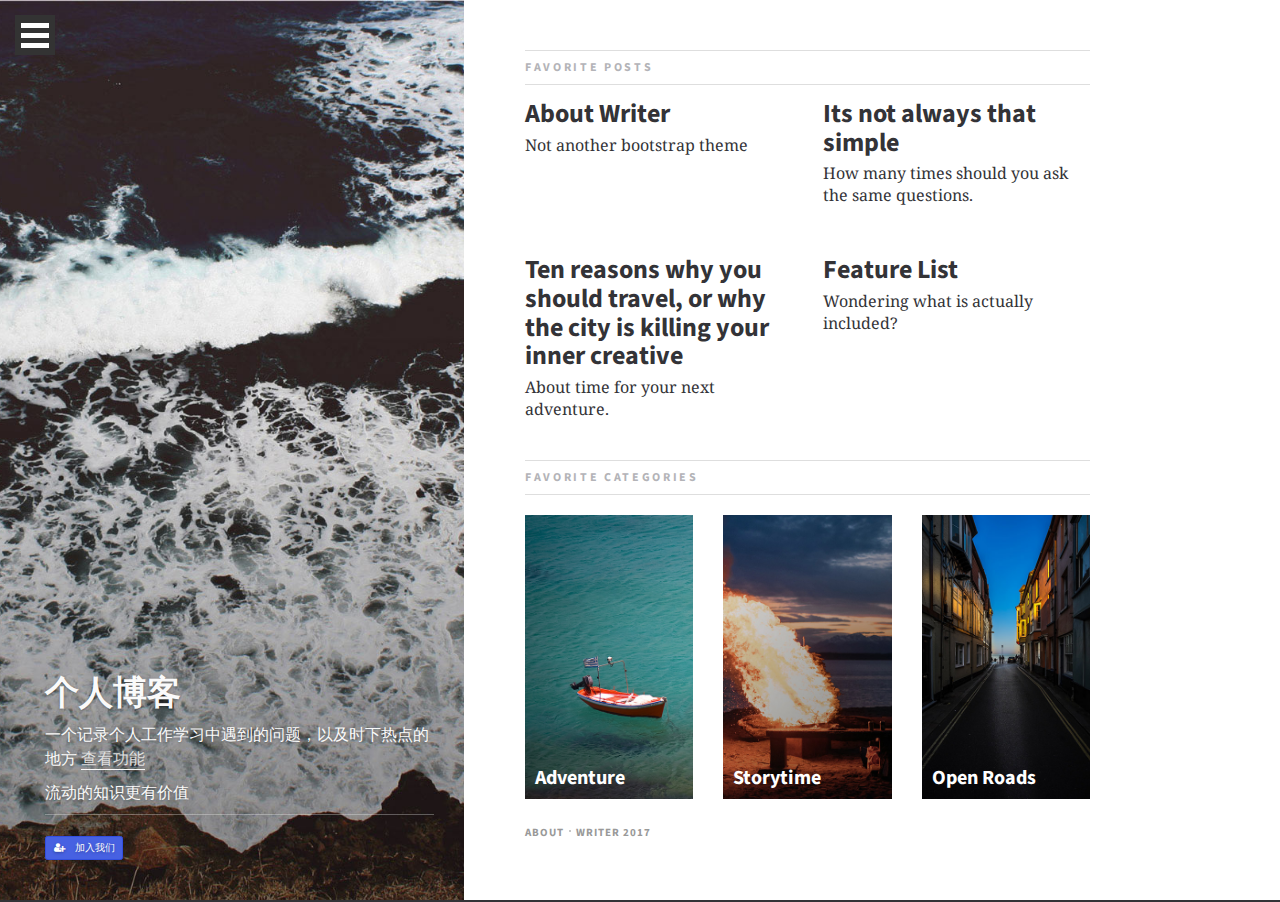
<file: favorites.html>
<!DOCTYPE html>
<html class="no-js">
    <head>
        <meta charset="utf-8">
        <meta http-equiv="X-UA-Compatible" content="IE=edge,chrome=1">
        <title>Writer Theme | Favorites</title>
        <meta name="description" content="">
        <meta name="viewport" content="width=device-width">

        <link rel="stylesheet" href="css/bootstrap.min.css">
        <link rel="stylesheet" href="css/font-awesome.min.css">
        <link rel="stylesheet" href="css/main.css">

        <!--[if lt IE 9]>
            <script src="/js/vendor/html5shiv.min.js"></script>
        <![endif]-->

        <script src="js/vendor/modernizr.custom.32229-2.8-respondjs-1-4-2.js"></script>
    </head>
    <body >
      <!-- if the user has javascript disabled they can still use the menu -->
      <noscript>
          <div class="no-js-menu">
              <ul>
                  <li><i class="fa fa-home"></i><a href="index.html">首页</a></li>
                  <li><i class="fa fa-user"></i><a href="author.html">Mr.Remark</a></li>
                  <li><i class="fa fa-anchor"></i><a href="page.html">关于博客</a></li>
                  <li><i class="fa fa-star"></i><a href="favorites.html">博主推荐</a></li>
                  <li><i class="fa fa-paper-plane"></i><a href="contact.html">联系博主</a></li>
                  <li><i class="fa fa-file"></i><a href="post.html">最新文贴</a></li>
                  <li><i class="fa fa-file"></i><a href="post-sidebar.html">博主原创帖</a></li>
                  <li><i class="fa fa-home"></i><a href="alt-home.html">全部文贴</a></li>
                  <li><i class="fa fa-image"></i><a href="category.html">你有故事，我有酒</a></li>
              </ul>
          </div>
      </noscript>
      <!-- end no script -->

      <main class="container left-container">
          <div class="row">

              <div id="menu-target">
                  <ul>
                      <li><i class="fa fa-home"></i><a href="index.html">首页</a></li>
                      <li><i class="fa fa-user"></i><a href="author.html">Mr.Remark</a></li>
                      <li><i class="fa fa-anchor"></i><a href="page.html">关于博客</a></li>
                      <li><i class="fa fa-star"></i><a href="favorites.html">博主推荐</a></li>
                      <li><i class="fa fa-paper-plane"></i><a href="contact.html">联系博主</a></li>
                  </ul>
                  <hr>
                  <ul>
                      <li><i class="fa fa-file"></i><a href="post.html">最新文贴</a></li>
                      <li><i class="fa fa-file"></i><a href="post-sidebar.html">博主原创帖</a></li>

                      <li><i class="fa fa-home"></i><a href="alt-home.html">全部文贴</a></li>
                      <li><i class="fa fa-image"></i><a href="category.html">你有故事，我有酒</a></li>
                  </ul>
              </div>

              <section class="sidebar col-lg-5 col-12" style="background-image: url(img/default-favorites-sidebar.jpg)">

                  <span class="menu-trigger animated fadeInDown">
                      <span class="bar"></span>
                      <span class="bar"></span>
                      <span class="bar"></span>
                  </span>

                  <div class="site-info">
                      <div class="primary-info">
                          <h1>个人博客</h1>
                          <p>一个记录个人工作学习中遇到的问题，以及时下热点的地方 <a href="post.html">查看功能</a> </p>

                          <p>流动的知识更有价值</p>
                      </div>
                      <div class="secondary-info">
                          <p>
                              <a class="btn btn-primary" href="#"><i class="fa fa-user-plus"></i>加入我们</a>
                          </p>
                      </div>
                  </div>
              </section><!-- end sidebar -->


                <div class="col-lg-7 col-12 ml-auto main-content">
                    <section class="row">
                        <div class="col-sm-12">
                            <h2 class="favorites">Favorite posts</h2>
                        </div>

                        <article class="post-favorite col-xs-12 col-sm-6 ">
                            <h2><a href="post.html">About Writer</a></h2>
                            <p>Not another bootstrap theme </p>
                        </article>

                        <article class="post-favorite col-xs-12 col-sm-6">
                            <h2><a href="post.html">Its not always that simple</a></h2>
                            <p>How many times should you ask the same questions. </p>
                        </article>

                        <article class="post-favorite col-xs-12 col-sm-6">
                            <h2><a href="post.html">Ten reasons why you should travel, or why   the city is killing your inner creative</a></h2>
                            <p>About time for your next adventure. </p>
                        </article>

                        <article class="post-favorite col-xs-12 col-sm-6">
                            <h2><a href="post.html">Feature List</a></h2>
                            <p>Wondering what is actually included? </p>
                        </article>
                    </section><!-- end fav posts -->

                    <section class="row favorite-categories animated fadeIn">
                        <div class="col-sm-12">
                            <h2 class="favorites">Favorite categories<h2>
                        </div>

                        <div class="category-preview col-6 col-sm-4 ">
                            <h2>Adventure</h2>
                            <a href="category.html"><img src="img/cover-4.jpg" alt="category-image"></a>
                        </div>

                        <div class="category-preview col-6 col-sm-4 ">
                            <h2>Storytime</h2>
                            <a href="category.html"><img src="img/cover-6.jpg" alt="category-image"></a>
                        </div>

                        <div class="category-preview col-6 col-sm-4 ">
                            <h2>Open Roads</h2>
                             <a href="category.html"><img src="img/cover-9.jpg" alt="category-image"></a>
                        </div>
                    </section>

                    <footer class="split-footer">
                        <a href="page.html">About</a>
                        <i class="link-spacer"></i>
                        <a href="page.html">Writer 2017</a>
                    </footer>
                </div><!-- main content -->
            </div> <!--/row -->

        </main> <!-- /container -->

        <script src="js/jquery.min.js"></script>
        <script>window.jQuery || document.write('<script src="js/vendor/jquery-1.11.2.min.js"><\/script>')</script>
        <script src="js/vendor/jquery.jpanelmenu.min.js"></script>
        <script src="js/vendor/bootstrap.min.js"></script>
        <script src="js/vendor/fastclick.min.js"></script>


        <script src="js/main.js"></script>
    </body>
</html>
</file>
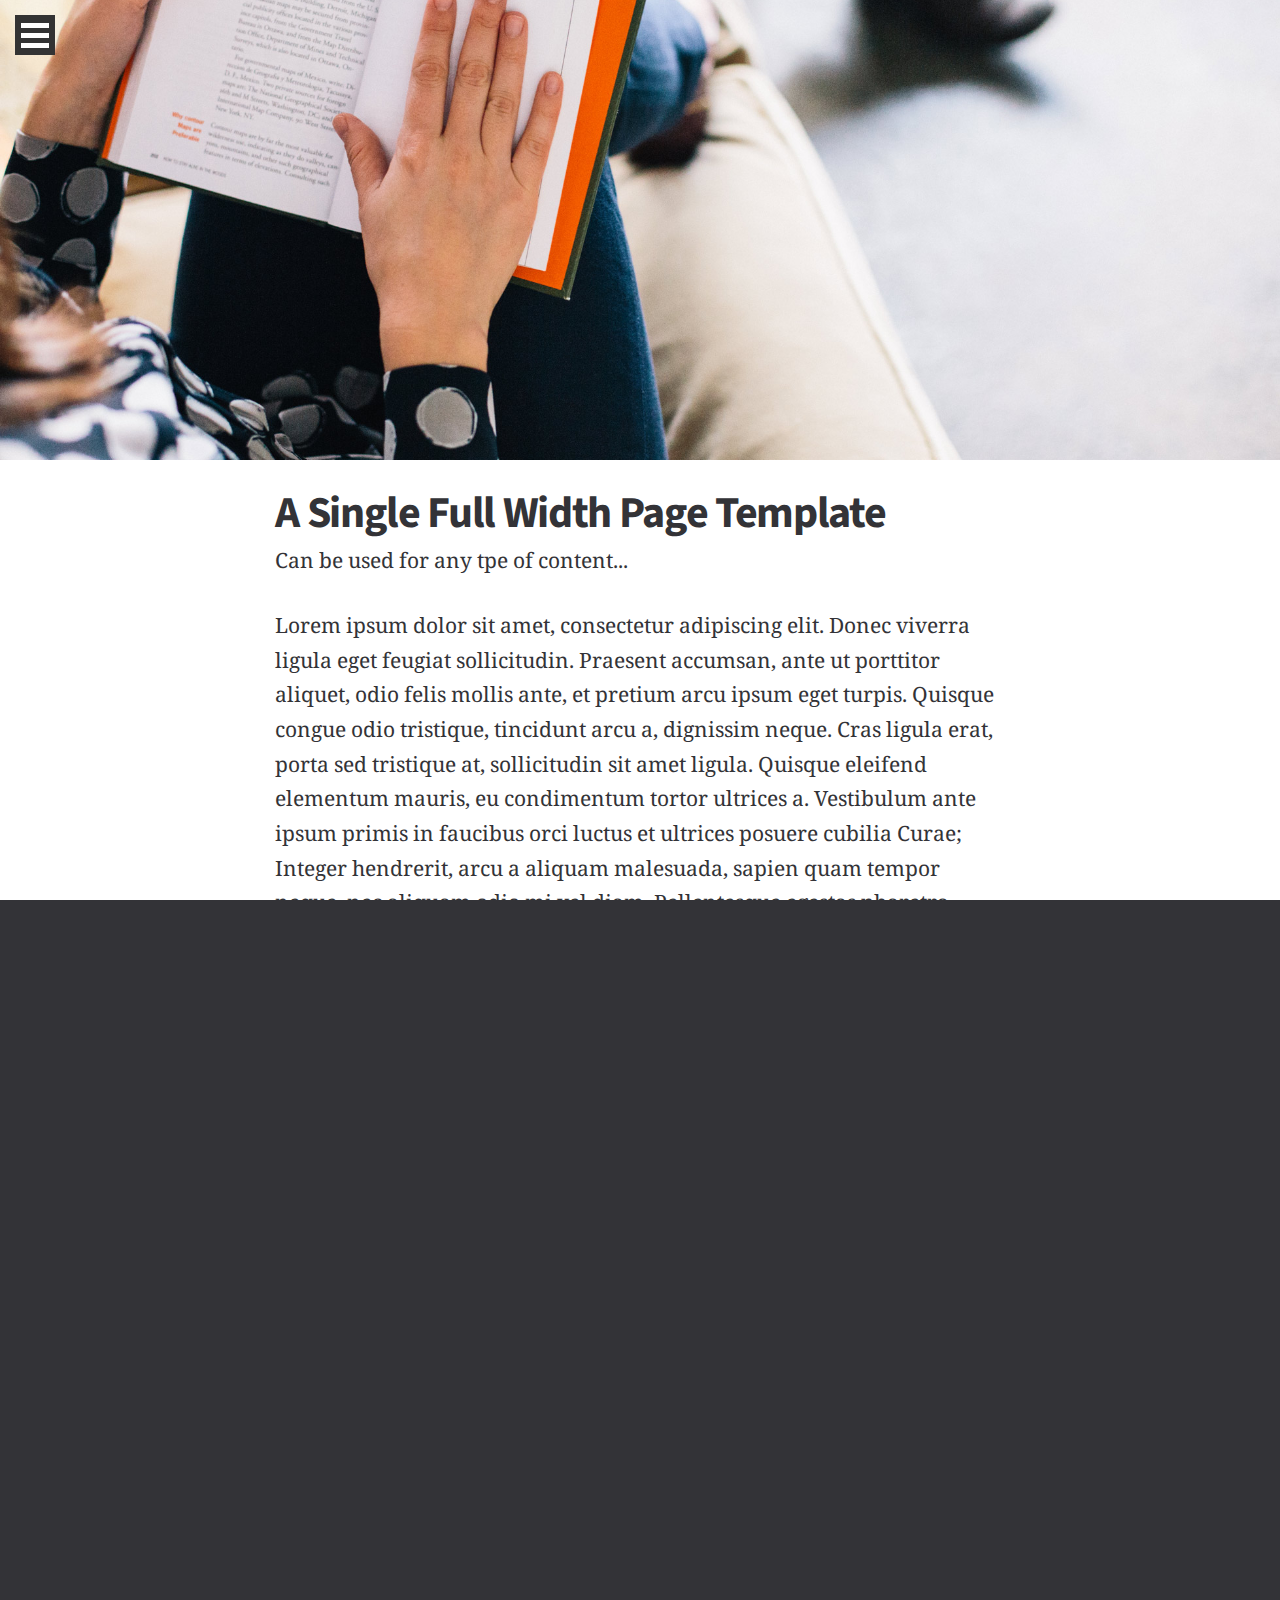
<file: page.html>
<!DOCTYPE html>
<html class="no-js">
    <head>
        <meta charset="utf-8">
        <meta http-equiv="X-UA-Compatible" content="IE=edge,chrome=1">
        <title>Writer Page</title>
        <meta name="description" content="">
        <meta name="viewport" content="width=device-width">

        <link rel="stylesheet" href="css/bootstrap.min.css">
        <link rel="stylesheet" href="css/font-awesome.min.css">
        <link rel="stylesheet" href="css/main.css">

        <!--[if lt IE 9]>
            <script src="/js/vendor/html5shiv.min.js"></script>
        <![endif]-->

        <script src="js/vendor/modernizr.custom.32229-2.8-respondjs-1-4-2.js"></script>
    </head>
    <body>
      <!-- if the user has javascript disabled they can still use the menu -->
      <noscript>
          <div class="no-js-menu">
              <ul>
                  <li><i class="fa fa-home"></i><a href="index.html">首页</a></li>
                  <li><i class="fa fa-user"></i><a href="author.html">Mr.Remark</a></li>
                  <li><i class="fa fa-anchor"></i><a href="page.html">关于博客</a></li>
                  <li><i class="fa fa-star"></i><a href="favorites.html">博主推荐</a></li>
                  <li><i class="fa fa-paper-plane"></i><a href="contact.html">联系博主</a></li>
                  <li><i class="fa fa-file"></i><a href="post.html">最新文贴</a></li>
                  <li><i class="fa fa-file"></i><a href="post-sidebar.html">博主原创帖</a></li>
                  <li><i class="fa fa-home"></i><a href="alt-home.html">全部文贴</a></li>
                  <li><i class="fa fa-image"></i><a href="category.html">你有故事，我有酒</a></li>
              </ul>
          </div>
      </noscript>
      <!-- end no script -->

        <header class="hero-image" role="banner" style="background-image: url(img/default-about.jpg);">

        <span class="menu-trigger animated fadeInDown">
              <span class="bar"></span>
              <span class="bar"></span>
              <span class="bar"></span>
        </span>

            <div id="menu-target">
                <ul>
                    <li><i class="fa fa-home"></i><a href="index.html">首页</a></li>
                    <li><i class="fa fa-user"></i><a href="author.html">Mr.Remark</a></li>
                    <li><i class="fa fa-anchor"></i><a href="page.html">关于博客</a></li>
                    <li><i class="fa fa-star"></i><a href="favorites.html">博主推荐</a></li>
                    <li><i class="fa fa-paper-plane"></i><a href="contact.html">联系博主</a></li>
                </ul>
                <hr>
                <ul>
                    <li><i class="fa fa-file"></i><a href="post.html">最新文贴</a></li>
                    <li><i class="fa fa-file"></i><a href="post-sidebar.html">博主原创帖</a></li>

                    <li><i class="fa fa-home"></i><a href="alt-home.html">全部文贴</a></li>
                    <li><i class="fa fa-image"></i><a href="category.html">你有故事，我有酒</a></li>
                </ul>
            </div>
        </header>

        <main class="container">
            <div class="row">
                <div class="col-12 single-content">


                    <h1>A Single Full Width Page Template</h1>

                    <p class="subtitle">Can be used for any tpe of content...</p>

                    <p>Lorem ipsum dolor sit amet, consectetur adipiscing elit. Donec viverra ligula eget feugiat sollicitudin. Praesent accumsan, ante ut porttitor aliquet, odio felis mollis ante, et pretium arcu ipsum eget turpis. Quisque congue odio tristique, tincidunt arcu a, dignissim neque. Cras ligula erat, porta sed tristique at, sollicitudin sit amet ligula. Quisque eleifend elementum mauris, eu condimentum tortor ultrices a. Vestibulum ante ipsum primis in faucibus orci luctus et ultrices posuere cubilia Curae; Integer hendrerit, arcu a aliquam malesuada, sapien quam tempor neque, nec aliquam odio mi vel diam. Pellentesque egestas pharetra justo, id malesuada erat tincidunt ac. Ut mauris mauris, ultricies ut pharetra sit amet, suscipit sed nibh. Suspendisse vestibulum sem sed rhoncus pharetra. Nunc commodo, neque eget gravida mattis, augue est sollicitudin nunc, elementum aliquet tortor mi ac velit. Ut nec pharetra est. Vestibulum at mauris sapien. Duis sed turpis at lectus egestas rhoncus.</p>

                    <p>Lorem massa hendrerit mi, ut dapibus sem enim at nisl. Nullam ut mollis arcu. Quisque lobortis nibh diam, non molestie dui pretium et. Lorem ipsum dolor sit amet, consectetur adipisicing elit. Ullam quos, mollitia dolor nam soluta consequuntur excepturi eveniet quod autem quasi. Labore dolorum vel voluptates molestias qui perspiciatis eveniet non, culpa!</p>


                </div><!-- main-content/col -->
            </div> <!--/row -->

        </main> <!-- /container -->

        <footer class="single single-page without-readmore">
            <div class="container">
                <div class="col-sm-12">
                    <p>The writer community loves your content. Writer &copy; 2017 <a href="index.html">latest posts</a></p>
                </div>
            </div>
        </footer>

        <script src="js/jquery.min.js"></script>
        <script>window.jQuery || document.write('<script src="js/vendor/jquery-1.11.2.min.js"><\/script>')</script>

        <script src="js/vendor/jquery.jpanelmenu.min.js"></script>
        <script src="js/vendor/bootstrap.min.js"></script>
        <script src="js/vendor/fastclick.min.js"></script>


        <script src="js/main.js"></script>
    </body>
</html>
</file>
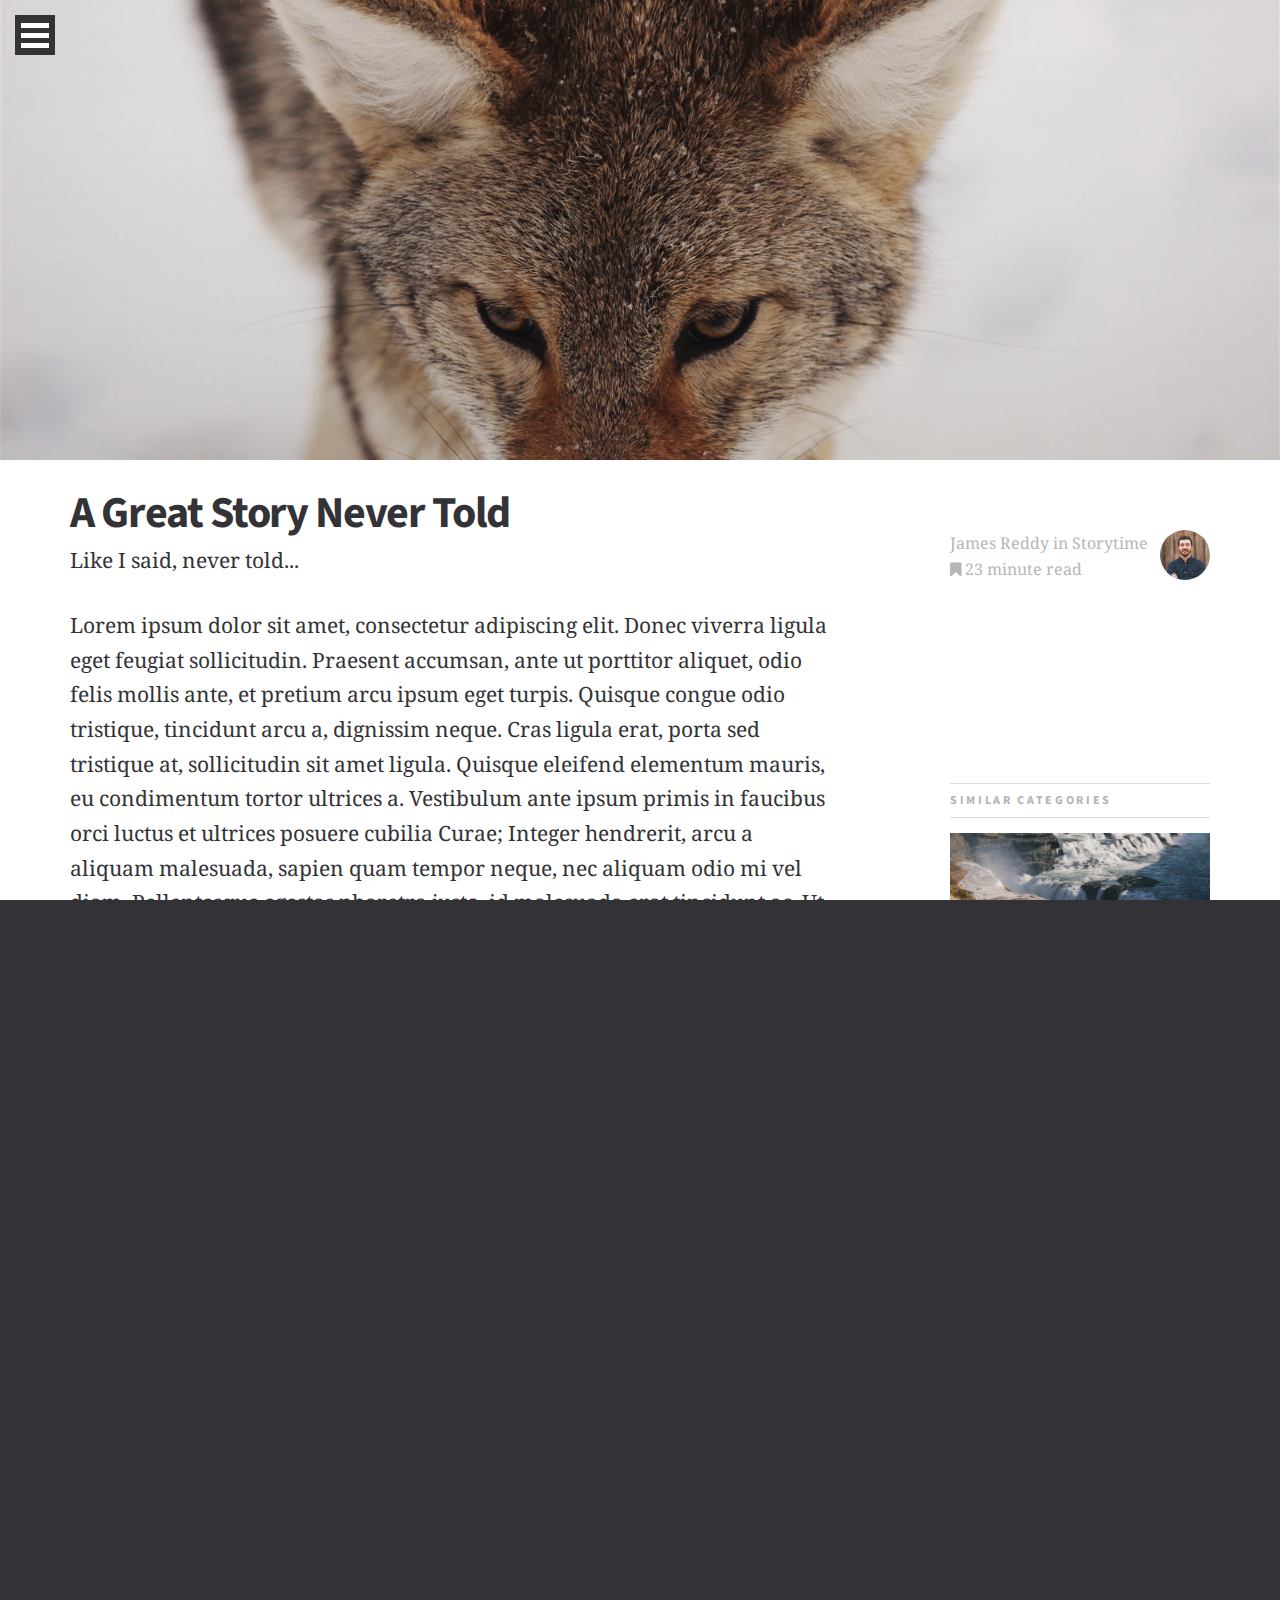
<file: post-sidebar.html>
<!DOCTYPE html>
<html class="no-js">
    <head>
        <meta charset="utf-8">
        <meta http-equiv="X-UA-Compatible" content="IE=edge,chrome=1">
        <title>Writer Post</title>
        <meta name="description" content="">
        <meta name="viewport" content="width=device-width">

        <link rel="stylesheet" href="css/bootstrap.min.css">
        <link rel="stylesheet" href="css/font-awesome.min.css">
        <link rel="stylesheet" href="css/main.css">

        <!--[if lt IE 9]>
            <script src="/js/vendor/html5shiv.min.js"></script>
        <![endif]-->

        <script src="js/vendor/modernizr.custom.32229-2.8-respondjs-1-4-2.js"></script>
    </head>
    <body>
        <!-- if the user has javascript disabled they can still use the menu -->
        <noscript>
            <div class="no-js-menu">
                <ul>
                    <li><i class="fa fa-home"></i><a href="index.html">首页</a></li>
                    <li><i class="fa fa-user"></i><a href="author.html">Mr.Remark</a></li>
                    <li><i class="fa fa-anchor"></i><a href="page.html">关于博客</a></li>
                    <li><i class="fa fa-star"></i><a href="favorites.html">博主推荐</a></li>
                    <li><i class="fa fa-paper-plane"></i><a href="contact.html">联系博主</a></li>
                    <li><i class="fa fa-file"></i><a href="post.html">最新文贴</a></li>
                    <li><i class="fa fa-file"></i><a href="post-sidebar.html">博主原创帖</a></li>
                    <li><i class="fa fa-home"></i><a href="alt-home.html">全部文贴</a></li>
                    <li><i class="fa fa-image"></i><a href="category.html">你有故事，我有酒</a></li>
                </ul>
            </div>
        </noscript>
        <!-- end no script -->

        <header class="hero-image" role="banner" style="background-image: url(img/default-single-hero-with-sidebar.jpg);">

            <span class="menu-trigger animated fadeInDown">
                <span class="bar"></span>
                <span class="bar"></span>
                <span class="bar"></span>
            </span>

            <div id="menu-target">
                <ul>
                    <li><i class="fa fa-home"></i><a href="index.html">首页</a></li>
                    <li><i class="fa fa-user"></i><a href="author.html">Mr.Remark</a></li>
                    <li><i class="fa fa-anchor"></i><a href="page.html">关于博客</a></li>
                    <li><i class="fa fa-star"></i><a href="favorites.html">博主推荐</a></li>
                    <li><i class="fa fa-paper-plane"></i><a href="contact.html">联系博主</a></li>
                </ul>
                <hr>
                <ul>
                    <li><i class="fa fa-file"></i><a href="post.html">最新文贴</a></li>
                    <li><i class="fa fa-file"></i><a href="post-sidebar.html">博主原创帖</a></li>

                    <li><i class="fa fa-home"></i><a href="alt-home.html">全部文贴</a></li>
                    <li><i class="fa fa-image"></i><a href="category.html">你有故事，我有酒</a></li>
                </ul>
            </div>
        </header>

        <main class="container">
            <div class="row">
                <div class="col-12 col-lg-8 single-content-sidebar">


                    <h1>A Great Story Never Told</h1>

                    <p class="subtitle">Like I said, never told...</p>

                    <p>Lorem ipsum dolor sit amet, consectetur adipiscing elit. Donec viverra ligula eget feugiat sollicitudin. Praesent accumsan, ante ut porttitor aliquet, odio felis mollis ante, et pretium arcu ipsum eget turpis. Quisque congue odio tristique, tincidunt arcu a, dignissim neque. Cras ligula erat, porta sed tristique at, sollicitudin sit amet ligula. Quisque eleifend elementum mauris, eu condimentum tortor ultrices a. Vestibulum ante ipsum primis in faucibus orci luctus et ultrices posuere cubilia Curae; Integer hendrerit, arcu a aliquam malesuada, sapien quam tempor neque, nec aliquam odio mi vel diam. Pellentesque egestas pharetra justo, id malesuada erat tincidunt ac. Ut mauris mauris, ultricies ut pharetra sit amet, suscipit sed nibh. Suspendisse vestibulum sem sed rhoncus pharetra. Nunc commodo, neque eget gravida mattis, augue est sollicitudin nunc, elementum aliquet tortor mi ac velit. Ut nec pharetra est. Vestibulum at mauris sapien. Duis sed turpis at lectus egestas rhoncus.</p>

                    <p class="pullquote">Ut ullamcorper turpis nec felis vestibulum, vitae pretium mi sodales.</p>


                    <p>Suspendisse laoreet consequat pellentesque. Aliquam erat volutpat. Nulla est elit, bibendum sit amet mauris eu, varius sollicitudin nibh. Lorem ipsum dolor sit amet, consectetur adipisicing elit. Temporibus veniam laborum sapiente, doloribus placeat culpa aliquam asperiores laudantium nobis ipsum ut, suscipit delectus! Aut delectus, voluptate, sunt fugiat ea harum!</p>

                    <blockquote>Lorem ipsum dolor sit amet, consectetur adipisicing elit. Vel voluptatem optio, excepturi, sapiente corporis nihil quis natus quibusdam odio ex laborum cupiditate minima eos.</blockquote>

                    <p>auctor a erat ac, dignissim bibendum urna. Ut aliquet convallis scelerisque. Praesent id luctus leo. Nam vestibulum interdum ligula blandit molestie. Lorem ipsum dolor sit amet, consectetur adipisicing elit. Blanditiis tempore illum inventore sit commodi, id eos nemo est voluptate aperiam tenetur? In, sint sed reprehenderit ipsum voluptas, nam molestias velit.</p>

                    <hr>

                    <p>Etiam sed condimentum elit. Curabitur eu malesuada turpis. Nam sit amet dui tellus. Nullam eget neque sed lectus tincidunt fermentum. Aenean ac interdum odio, vitae consectetur erat. Nunc venenatis turpis sed consectetur lacinia. Phasellus euismod odio feugiat, semper ligula in, egestas magna. Duis ullamcorper gravida lacus a blandit. Fusce et diam pellentesque, egestas diam pellentesque, gravida libero. Ut condimentum, nulla ac faucibus porttitor, est dui gravida est, vel varius mi justo at erat. Class aptent taciti sociosqu ad litora torquent per conubia nostra, per inceptos himenaeos. Nulla facilisis diam eu libero suscipit lacinia. Sed sollicitudin justo ut fermentum venenatis. Morbi justo magna, pellentesque rutrum scelerisque eget, vehicula ac eros. Nam quis velit ac lorem blandit egestas eget id ante. Integer nibh arcu, vulputate eget luctus vel, porta eu ligula.</p>

                        <ul>
                            <li>Maecenas pulvinar, turpis quis luctus tincidunt.</li>
                            <li>Maecenas pulvinar, turpis quis luctus tincidunt.</li>
                            <li>Maecenas pulvinar, turpis quis luctus tincidunt.</li>
                            <li>Maecenas pulvinar, turpis quis luctus tincidunt.</li>
                        </ul>

                    <p>Lorem massa hendrerit mi, ut dapibus sem enim at nisl. Nullam ut mollis arcu. Quisque lobortis nibh diam, non molestie dui pretium et. Lorem ipsum dolor sit amet, consectetur adipisicing elit. Ullam quos, mollitia dolor nam soluta consequuntur excepturi eveniet quod autem quasi. Labore dolorum vel voluptates molestias qui perspiciatis eveniet non, culpa!</p>


                </div><!-- main-content/col -->
                <div class="col-12 col-lg-3 ml-auto single-content-sidebar-area">

                    <img src="img/profile-1.jpg" class="user-icon " alt="user-image">
                    <div class="meta">

                        <div class="sidebar-info">
                            <a href="category.html">James Reddy</a> in <a href="category.html">Storytime</a>
                        </div>

                        <div class="sidebar-readtime">
                            <i class="fa fa-bookmark"></i> 23 minute read
                        </div>

                    </div>

                    <h2 class="favorites">Similar Categories</h2>

                    <a href="category.html" >
                        <div class="similar-cat">
                            <img src="img/similar-cat-1.jpg">
                            <h3>Storytime</h3>
                        </div>
                    </a>

                    <a href="category.html" >
                        <div class="similar-cat">
                            <img src="img/similar-cat-2.jpg">
                            <h3>Nature</h3>
                        </div>
                    </a>

                    <a href="category.html" >
                        <div class="similar-cat">
                            <img src="img/similar-cat-3.jpg">
                            <h3>Travel</h3>
                        </div>
                    </a>

                    <h2 class="favorites">Similar Posts</h2>

                    <div class="similar-post">
                        <a href="post.html"><h3>Leave the City for a Life on the Road</h3></a>
                    </div>

                    <div class="similar-post">
                        <a href="post.html"><h3>The Best Story Never Told</h3></a>
                    </div>

                    <div class="similar-post">
                        <a href="post.html"><h3>Stop Thinking and Start Doing</h3></a>
                    </div>

                    <div class="similar-post">
                        <a href="post.html"><h3>You Don't Have To Be Great To Get Started</h3></a>
                    </div>

                </div>
            </div> <!--/row -->

        </main> <!-- /container -->

        <footer class="single without-readmore">
            <div class="container">
                <div class="row">
                    <div class="col-xs-12 col-md-2">
                        <img src="img/profile-1.jpg" class="user-icon " alt="user-image">
                    </div>
                    <div class="col-xs-12 col-md-6">
                        <div class="category-list">
                            <p>Published <span>14th May 2017</span></p>
                            <p><a href="#">James Reddy</a> in <a href="#">Storytime</a></p>

                            <div class="other-catergories">
                                <h3>Also found in</h3>

                                <ul>
                                    <li><a href="#">Stories</a>,</li>
                                    <li><a href="#">Life</a>,</li>
                                    <li><a href="#">Adventures</a></li>
                                </ul>
                            </div>

                        </div>
                    </div><!-- end col -->
                    <div class="col-xs-12 col-md-4">
                        <div class="social">
                            <p>Share this article</a>
                            <div class="social-links">
                                <a class="social-icon" href="#" data-platform="twitter" data-message="Message about this post" data-url="http://writertheme.com/post"><i class="fa fa-twitter"></i></a>

                                <a class="social-icon" href="#" data-platform="facebook" data-message="Message about this post" data-url="http://writertheme.com/post"><i class="fa fa-facebook-official"></i></a>

                                <a class="social-icon" data-platform="mail"  href="mailto:support@writertheme.com"><i class="fa fa-envelope"></i></a>
                            </div>
                        </div>
                    </div>
                </div><!-- end row -->
            </div>

        </footer>

        <script src="js/jquery.min.js"></script>
        <script>window.jQuery || document.write('<script src="js/vendor/jquery-1.11.2.min.js"><\/script>')</script>

        <script src="js/vendor/jquery.jpanelmenu.min.js"></script>
        <script src="js/vendor/bootstrap.min.js"></script>
        <script src="js/vendor/fastclick.min.js"></script>


        <script src="js/main.js"></script>
    </body>
</html>
</file>
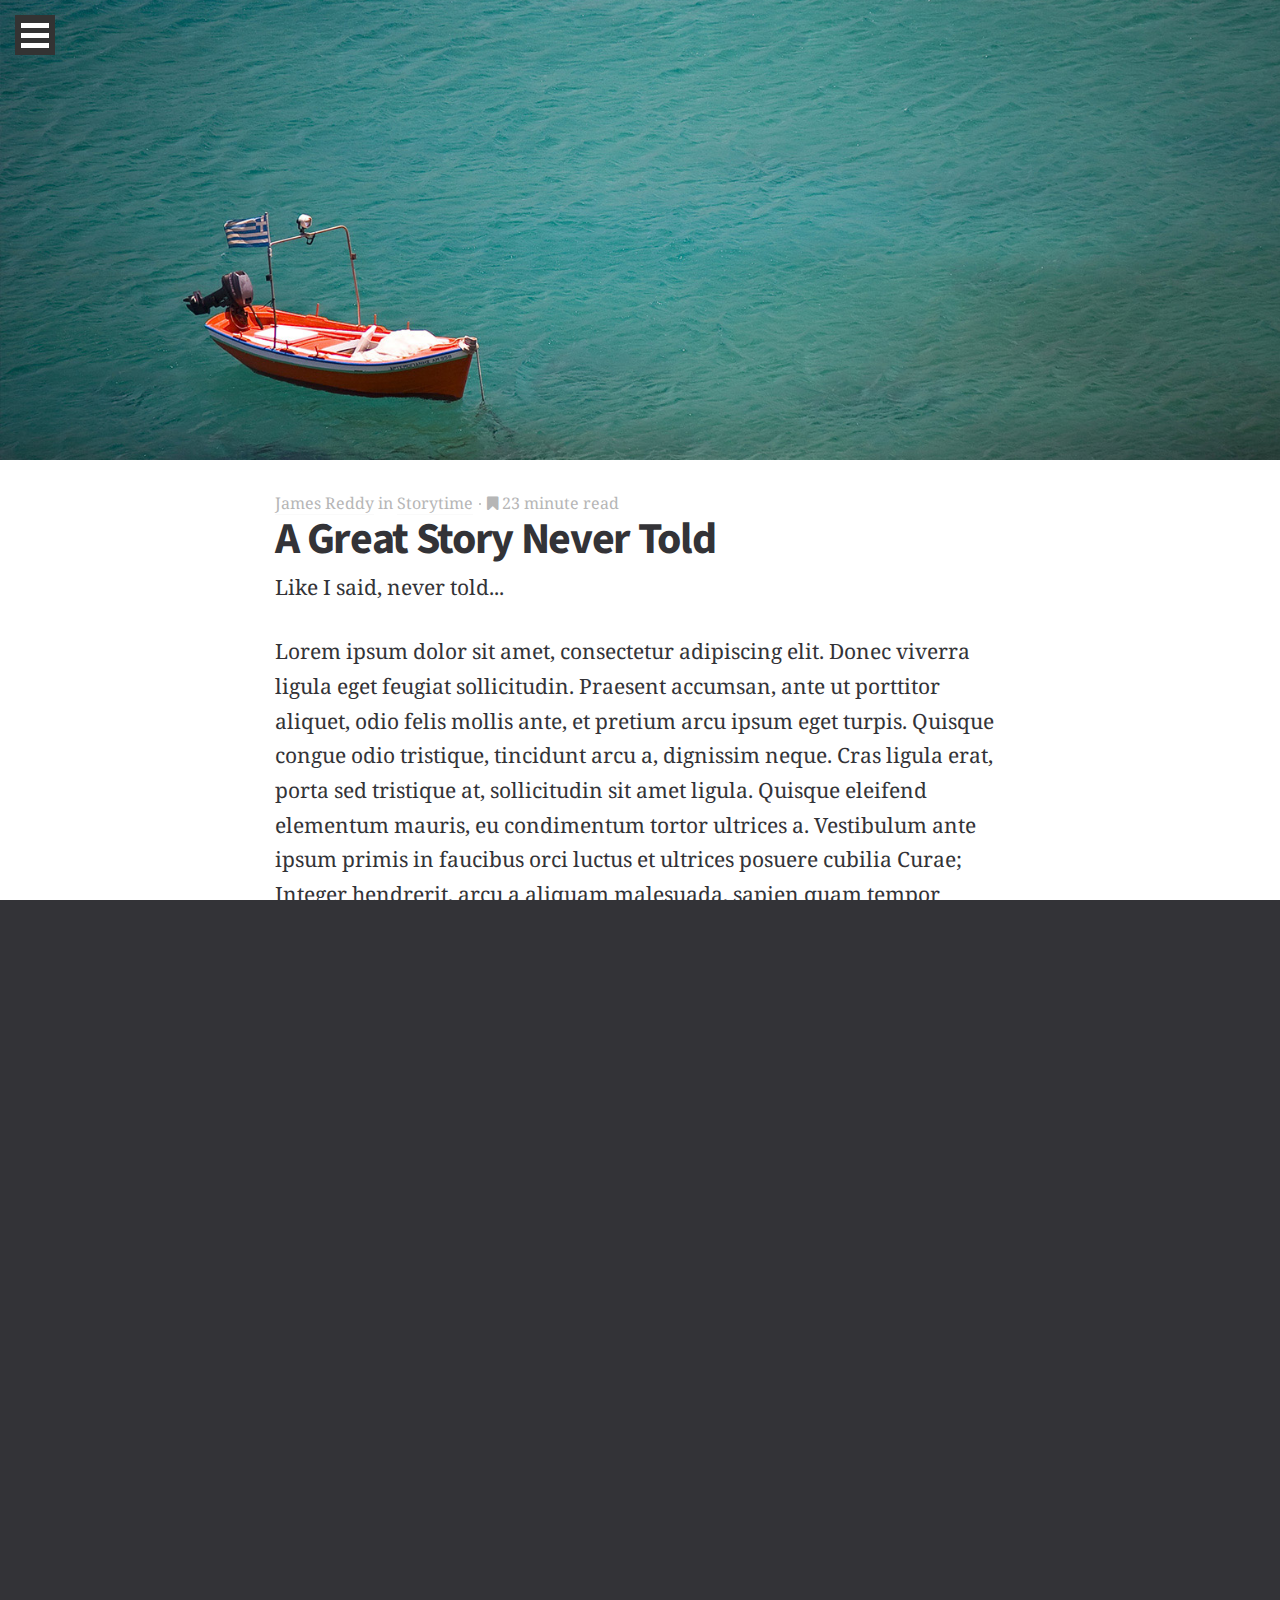
<file: post.html>
<!DOCTYPE html>
<html class="no-js">
    <head>
        <meta charset="utf-8">
        <meta http-equiv="X-UA-Compatible" content="IE=edge,chrome=1">
        <title>Writer Post</title>
        <meta name="description" content="">
        <meta name="viewport" content="width=device-width">

        <link rel="stylesheet" href="css/bootstrap.min.css">
        <link rel="stylesheet" href="css/font-awesome.min.css">
        <link rel="stylesheet" href="css/main.css">

        <!--[if lt IE 9]>
            <script src="/js/vendor/html5shiv.min.js"></script>
        <![endif]-->

        <script src="js/vendor/modernizr.custom.32229-2.8-respondjs-1-4-2.js"></script>
    </head>
    <body>
        <!-- if the user has javascript disabled they can still use the menu -->
        <noscript>
            <div class="no-js-menu">
                <ul>
                    <li><i class="fa fa-home"></i><a href="index.html">首页</a></li>
                    <li><i class="fa fa-user"></i><a href="author.html">Mr.Remark</a></li>
                    <li><i class="fa fa-anchor"></i><a href="page.html">关于博客</a></li>
                    <li><i class="fa fa-star"></i><a href="favorites.html">博主推荐</a></li>
                    <li><i class="fa fa-paper-plane"></i><a href="contact.html">联系博主</a></li>
                    <li><i class="fa fa-file"></i><a href="post.html">最新文贴</a></li>
                    <li><i class="fa fa-file"></i><a href="post-sidebar.html">博主原创帖</a></li>
                    <li><i class="fa fa-home"></i><a href="alt-home.html">全部文贴</a></li>
                    <li><i class="fa fa-image"></i><a href="category.html">你有故事，我有酒</a></li>
                </ul>
            </div>
        </noscript>
        <!-- end no script -->

        <section class="hero-image" role="banner" style="background-image: url(img/default-single-hero.jpg);">

            <span class="menu-trigger animated fadeInDown">
                <span class="bar"></span>
                <span class="bar"></span>
                <span class="bar"></span>
            </span>


            <div id="menu-target">
                <ul>
                    <li><i class="fa fa-home"></i><a href="index.html">首页</a></li>
                    <li><i class="fa fa-user"></i><a href="author.html">Mr.Remark</a></li>
                    <li><i class="fa fa-anchor"></i><a href="page.html">关于博客</a></li>
                    <li><i class="fa fa-star"></i><a href="favorites.html">博主推荐</a></li>
                    <li><i class="fa fa-paper-plane"></i><a href="contact.html">联系博主</a></li>
                </ul>
                <hr>
                <ul>
                    <li><i class="fa fa-file"></i><a href="post.html">最新文贴</a></li>
                    <li><i class="fa fa-file"></i><a href="post-sidebar.html">博主原创帖</a></li>

                    <li><i class="fa fa-home"></i><a href="alt-home.html">全部文贴</a></li>
                    <li><i class="fa fa-image"></i><a href="category.html">你有故事，我有酒</a></li>
                </ul>
            </div>
        </section>

        <main class="container">
            <div class="row">
                <div class="col-xs-12 single-content">
                    <p class="meta">
                        <a class="" href="category.html">James Reddy</a> in <a class="" href="category.html">Storytime</a> <i class="link-spacer"></i> <i class="fa fa-bookmark"></i> 23 minute read
                    </p>

                    <h1>A Great Story Never Told</h1>

                    <p class="subtitle">Like I said, never told...</p>

                    <p>Lorem ipsum dolor sit amet, consectetur adipiscing elit. Donec viverra ligula eget feugiat sollicitudin. Praesent accumsan, ante ut porttitor aliquet, odio felis mollis ante, et pretium arcu ipsum eget turpis. Quisque congue odio tristique, tincidunt arcu a, dignissim neque. Cras ligula erat, porta sed tristique at, sollicitudin sit amet ligula. Quisque eleifend elementum mauris, eu condimentum tortor ultrices a. Vestibulum ante ipsum primis in faucibus orci luctus et ultrices posuere cubilia Curae; Integer hendrerit, arcu a aliquam malesuada, sapien quam tempor neque, nec aliquam odio mi vel diam. Pellentesque egestas pharetra justo, id malesuada erat tincidunt ac. Ut mauris mauris, ultricies ut pharetra sit amet, suscipit sed nibh. Suspendisse vestibulum sem sed rhoncus pharetra. Nunc commodo, neque eget gravida mattis, augue est sollicitudin nunc, elementum aliquet tortor mi ac velit. Ut nec pharetra est. Vestibulum at mauris sapien. Duis sed turpis at lectus egestas rhoncus.</p>

                    <p class="pullquote">Ut ullamcorper turpis nec felis vestibulum, vitae pretium mi sodales.</p>


                    <p>Suspendisse laoreet consequat pellentesque. Aliquam erat volutpat. Nulla est elit, bibendum sit amet mauris eu, varius sollicitudin nibh. Lorem ipsum dolor sit amet, consectetur adipisicing elit. Temporibus veniam laborum sapiente, doloribus placeat culpa aliquam asperiores laudantium nobis ipsum ut, suscipit delectus! Aut delectus, voluptate, sunt fugiat ea harum!</p>

                    <blockquote>Lorem ipsum dolor sit amet, consectetur adipisicing elit. Vel voluptatem optio, excepturi, sapiente corporis nihil quis natus quibusdam odio ex laborum cupiditate minima eos.</blockquote>

                    <p>auctor a erat ac, dignissim bibendum urna. Ut aliquet convallis scelerisque. Praesent id luctus leo. Nam vestibulum interdum ligula blandit molestie. Lorem ipsum dolor sit amet, consectetur adipisicing elit. Blanditiis tempore illum inventore sit commodi, id eos nemo est voluptate aperiam tenetur? In, sint sed reprehenderit ipsum voluptas, nam molestias velit.</p>

                    <hr>

                    <p>Etiam sed condimentum elit. Curabitur eu malesuada turpis. Nam sit amet dui tellus. Nullam eget neque sed lectus tincidunt fermentum. Aenean ac interdum odio, vitae consectetur erat. Nunc venenatis turpis sed consectetur lacinia. Phasellus euismod odio feugiat, semper ligula in, egestas magna. Duis ullamcorper gravida lacus a blandit. Fusce et diam pellentesque, egestas diam pellentesque, gravida libero. Ut condimentum, nulla ac faucibus porttitor, est dui gravida est, vel varius mi justo at erat. Class aptent taciti sociosqu ad litora torquent per conubia nostra, per inceptos himenaeos. Nulla facilisis diam eu libero suscipit lacinia. Sed sollicitudin justo ut fermentum venenatis. Morbi justo magna, pellentesque rutrum scelerisque eget, vehicula ac eros. Nam quis velit ac lorem blandit egestas eget id ante. Integer nibh arcu, vulputate eget luctus vel, porta eu ligula.</p>

                        <ul>
                            <li>Maecenas pulvinar, turpis quis luctus tincidunt.</li>
                            <li>Maecenas pulvinar, turpis quis luctus tincidunt.</li>
                            <li>Maecenas pulvinar, turpis quis luctus tincidunt.</li>
                            <li>Maecenas pulvinar, turpis quis luctus tincidunt.</li>
                        </ul>

                    <p>Lorem massa hendrerit mi, ut dapibus sem enim at nisl. Nullam ut mollis arcu. Quisque lobortis nibh diam, non molestie dui pretium et. Lorem ipsum dolor sit amet, consectetur adipisicing elit. Ullam quos, mollitia dolor nam soluta consequuntur excepturi eveniet quod autem quasi. Labore dolorum vel voluptates molestias qui perspiciatis eveniet non, culpa!</p>


                </div><!-- main-content/col -->
            </div> <!--/row -->

        </main> <!-- /container -->

        <footer class="single">
            <div class="container">
                <div class="row">
                    <div class="col-xs-12 col-md-2">
                        <img src="img/profile-1.jpg" class="user-icon " alt="user-image">
                    </div>
                    <div class="col-xs-12 col-md-6">
                        <div class="category-list">
                            <p>Published <span>14th May 2017</span></p>
                            <p><a href="#">James Reddy</a> in <a href="#">Storytime</a></p>

                            <div class="other-catergories">
                                <h3>Also found in</h3>

                                <ul>
                                    <li><a href="#">Stories</a>,</li>
                                    <li><a href="#">Life</a>,</li>
                                    <li><a href="#">Adventures</a></li>
                                </ul>
                            </div>

                        </div>
                    </div><!-- end col -->
                    <div class="col-xs-12 col-md-4">
                        <div class="social">
                            <p>Share this article</a>
                            <div class="social-links">
                                <a class="social-icon" href="#" data-platform="twitter" data-message="Message about this post" data-url="http://writertheme.com/post"><i class="fa fa-twitter"></i></a>

                                <a class="social-icon" href="#" data-platform="facebook" data-message="Message about this post" data-url="http://writertheme.com/post"><i class="fa fa-facebook-official"></i></a>

                                <a class="social-icon" data-platform="mail"  href="mailto:support@writertheme.com"><i class="fa fa-envelope"></i></a>
                            </div>
                        </div>
                    </div>
                </div><!-- end row -->
            </div>

            <div class="row read-another-section">
                <div class="col-6 col-md-2 no-gutter read-another-container">
                  <a href="post.html">
                    <div class="overlay"></div>
                    <img src="img/square-iceland.jpg">
                    <h3 class="read-another">Land of Fire &amp; Ice</h3>
                  </a>
                </div>
                <div class="col-6 col-md-2 no-gutter read-another-container">
                <a href="post.html">
                    <div class="overlay"></div>
                    <img src="img/square-spain.jpg">
                    <h3 class="read-another">The Coast of Your Mind</h3>
                </a>
                </div>
                <div class="col-6 col-md-2 no-gutter read-another-container">
                  <a href="post.html">
                    <div class="overlay"></div>
                    <img src="img/square-peak.jpg">
                    <h3 class="read-another">Get Out of Your Comfort Zone</h3>
                  </a>
                </div>
                <div class="col-6 col-md-2 no-gutter read-another-container">
                    <a href="post.html">
                    <div class="overlay"></div>
                    <img src="img/square-woods.jpg">
                    <h3 class="read-another">Not All Who Wander Are Lost</h3>
                    </a>
                </div>
                <div class="col-6 col-md-2 no-gutter read-another-container">
                    <a href="post.html">
                    <div class="overlay"></div>
                    <img src="img/square-sunset.jpg">
                    <h3 class="read-another">Open Your Mind</h3>
                    </a>
                </div>
                <div class="col-6 col-md-2 no-gutter read-another-container">
                    <a href="post.html">
                    <div class="overlay"></div>
                    <img src="img/square-mountain.jpg">
                    <h3 class="read-another">Ten Reasons to Hike</h3>
                    </a>
                </div>
            </div>
        </footer>

        <script src="js/jquery.min.js"></script>
        <script>window.jQuery || document.write('<script src="js/vendor/jquery-1.11.2.min.js"><\/script>')</script>

        <script src="js/vendor/jquery.jpanelmenu.min.js"></script>
        <script src="js/vendor/bootstrap.min.js"></script>
        <script src="js/vendor/fastclick.min.js"></script>


        <script src="js/main.js"></script>
    </body>
</html>
</file>
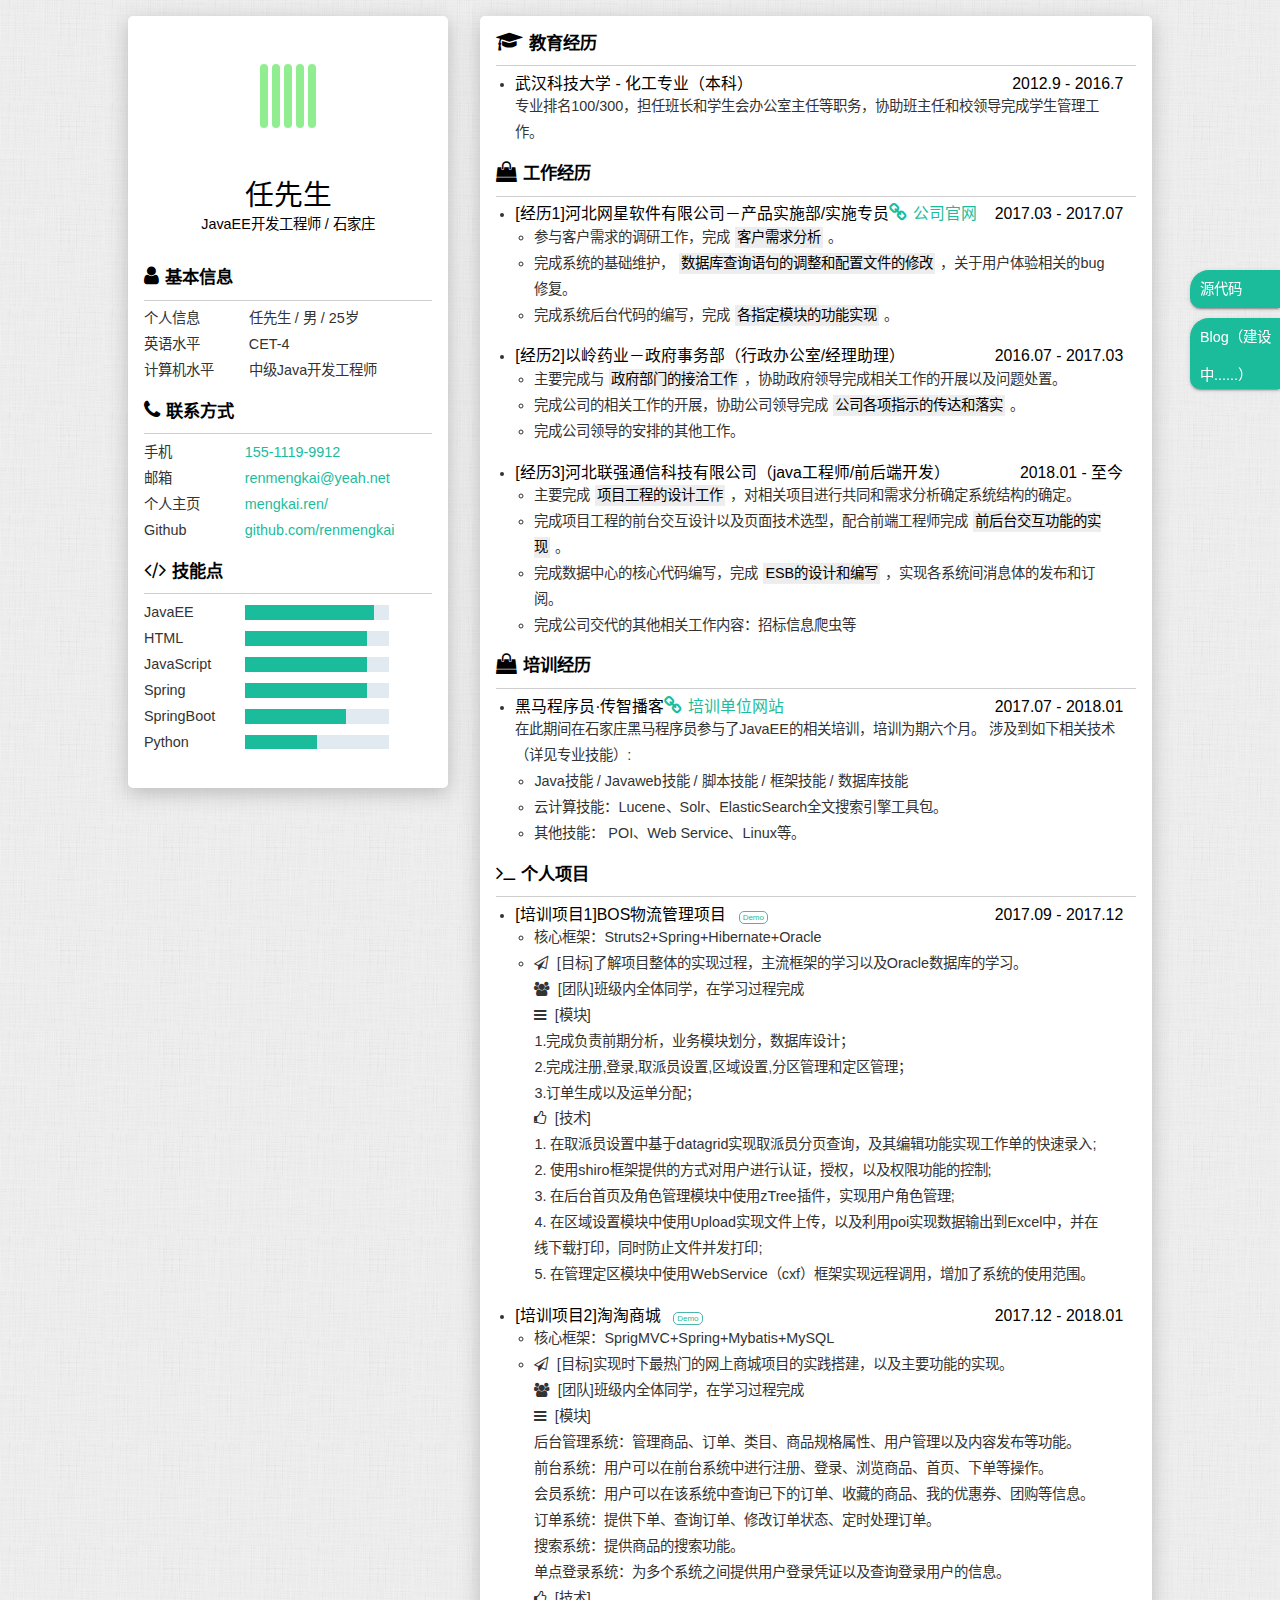
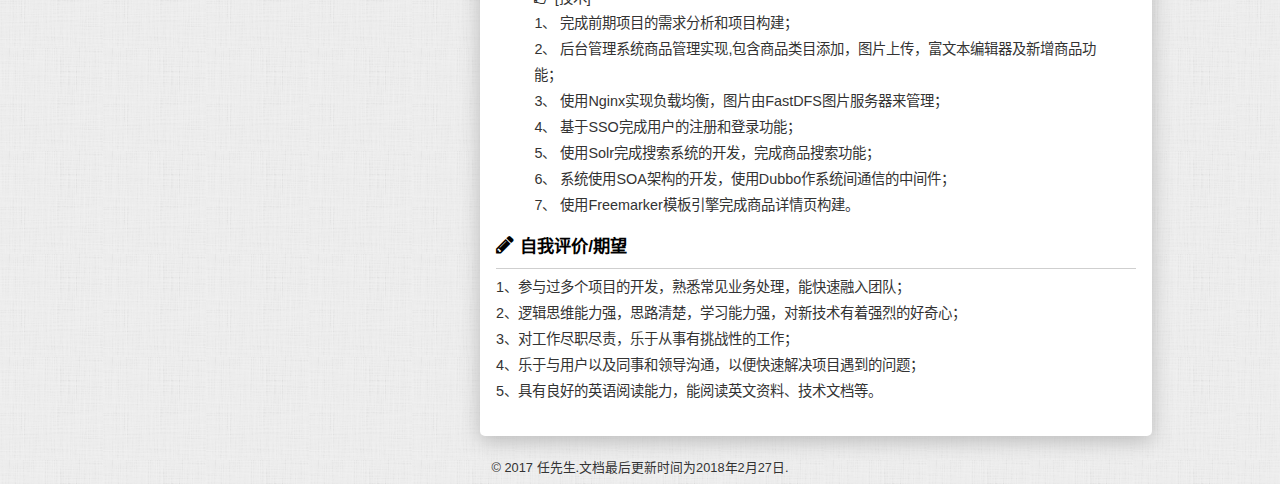
<file: resume.html>
<!DOCTYPE html>
<html lang="zh-cn">
    <head>
        <meta charset="utf-8">
    	<meta http-equiv="X-UA-Compatible" content="IE=edge,chrome=1">
        <meta name="viewport" content="width=device-width, initial-scale=1.0, maximum-scale=1.0, minimum-scale=1.0, user-scalable=no"/>
        <meta name="apple-mobile-web-app-status-bar-style" content="black"/>
        <meta name="format-detection" content="email=no"/>
        <meta name="apple-mobile-web-app-capable" content="yes" />
        <meta name="format-detection" content="telephone=no" />
        <meta name="renderer" content="webkit">
        <meta name="apple-mobile-web-app-status-bar-style" content="black">
        <meta name="apple-mobile-web-app-title" content="Amaze UI"/>
        <meta http-equiv="Cache-Control" content="no-cache, no-store, must-revalidate" />
        <meta http-equiv="Pragma" content="no-cache" />
        <meta http-equiv="Expires" content="0" />
    	<title>[简历]任先生-JavaEE开发工程师/石家庄</title>
    	<link rel="shortcut icon" href="assets/images/favicon.ico" type="image/x-icon">
        <link rel="stylesheet" href="assets/css/typo.css">
        <link rel="stylesheet" href="assets/css/font-awesome.min.css">
        <link rel="stylesheet" href="assets/css/index.css">
        <script>
            function loading(){
                document.getElementsByClassName('avatar')[0].style.display = 'block';
                document.getElementsByClassName('loading')[0].style.display = 'none';
            }
        </script>
    </head>
    <body>

        <header class="header"></header>

        <article class="container">
            <section class="side">
                <!-- 个人肖像 -->
                <section class="me">
                    <section class="portrait">
                        <div class="loading">
                            <span></span>
                            <span></span>
                            <span></span>
                            <span></span>
                            <span></span>
                        </div>
                        <!-- 头像照片 -->
                        <img class="avatar" src="assets/images/avatar.jpg" onload="loading()">
                    </section>

                    <h1 class="name">任先生</h1>
                    <h4 class="info-job">JavaEE开发工程师 / 石家庄</h4>

                </section>

                <!-- 基本信息 -->
                <section class="profile info-unit">
                    <h2><i class="fa fa-user" aria-hidden="true"></i>基本信息</h2>
                    <hr/>
                    <ul>
                        <li>
                            <label>个人信息</label>
                            <span>任先生 / 男 / 25岁</span>
                        </li>
                        <li>
                            <label>英语水平</label>
                            <span>CET-4</span>
                        </li>
                        <li>
                            <label>计算机水平</label>
                            <span>中级Java开发工程师</span>
                        </li>
                    </ul>
                </section>

                <!-- 联系方式 -->
                <section class="contact info-unit">
                    <h2><i class="fa fa-phone" aria-hidden="true"></i>联系方式</h2>
                    <hr/>
                    <ul>
                        <li><label>手机</label><a href="tel:15511199912" target="_blank">155-1119-9912</a></li>
                        <li><label>邮箱</label><a href="mailto:renmengkai@yeah.net" target="_blank">renmengkai@yeah.net</a></li>
                        <li><label>个人主页</label><a href="http://www.mengkai.ren/" target="_blank">mengkai.ren/</a></li>
                        <li><label>Github</label><a href="https://github.com/renmengkai" target="_blank">github.com/renmengkai</a></li>
                    </ul>
                </section>

                <!-- 技能点 -->
                <section class="skill info-unit">
                    <h2><i class="fa fa-code" aria-hidden="true"></i>技能点</h2>
                    <hr/>
                    <ul>
                        <li><label>JavaEE</label><progress value="90" max="100"></progress></li>
                        <li><label>HTML</label><progress value="85" max="100"></progress></li>
                        <li><label>JavaScript</label><progress value="85" max="100"></progress></li>
                        <li><label>Spring</label><progress value="85" max="100"></progress></li>
                        <li><label>SpringBoot</label><progress value="70" max="100"></progress></li>
                        <li><label>Python</label><progress value="50" max="100"></progress></li>
                    </ul>
                </section>

                <!-- 技术栈 -->
                <!-- <div class="stack info-unit">
                    <h2><i class="fa fa-code" aria-hidden="true"></i>其他</h2>
                    <hr/>
                    <ul>
                        <li>
                            <label>前端</label>
                            <span>React、jQuery、微信小程序、Bootstrap、SASS、LESS</span>
                        </li>
                        <li>
                            <label>后端</label>
                            <span>Node.js、MySQL、MongoDB、WordPress、ThinkPHP</span>
                        </li>
                        <li>
                            <label>其他</label>
                            <span>Git、SVN、Markdown</span>
                        </li>
                    </ul>
                </div> -->
            </section>

            <section class="main">

                <!-- 教育经历 -->
                <section class="edu info-unit">
                    <h2><i class="fa fa-graduation-cap" aria-hidden="true"></i>教育经历</h2>
                    <hr/>
                    <ul>
                        <li>
                            <h3><span>武汉科技大学 - 化工专业（本科）</span><time>2012.9 - 2016.7</time></h3>
                            <p>专业排名100/300，担任班长和学生会办公室主任等职务，协助班主任和校领导完成学生管理工作。</p>
                        </li>
                        <!-- <li>
                            <h3><span>XXXX大学 - XXX专业（本科）</span><time>201X.9-201X.7</time></h3>
                            <p>专业排名<mark>X/XX</mark>，期间发表国内核心期刊文章X篇，三等奖学金X次。</p>
                        </li> -->
                    </ul>
                </section>

                <!-- 工作经历 -->
                <section class="work info-unit">
                    <h2><i class="fa fa-shopping-bag" aria-hidden="true"></i>工作经历</h2>
                    <hr/>
                    <ul>
                        <li>
                            <h3>
                                <span>[经历1]河北网星软件有限公司－产品实施部/实施专员<a href="http://www.netstar-soft.com/" target="_blank"><i class="fa fa-link" aria-hidden="true"></i>公司官网</a></span>
                                <time>2017.03 - 2017.07</time>
                            </h3>
                            <ul class="info-content">
                                <li>参与客户需求的调研工作，完成<mark>客户需求分析</mark>。</li>
                                <li>完成系统的基础维护，<mark>数据库查询语句的调整和配置文件的修改</mark>，关于用户体验相关的bug修复。</li>
                                <li>完成系统后台代码的编写，完成<mark>各指定模块的功能实现</mark>。</li>
                            </ul>
                        </li>
                        <li>
                            <h3>
                                <span>[经历2]以岭药业－政府事务部（行政办公室/经理助理）</span>
                                <time>2016.07 - 2017.03</time>
                            </h3>
                            <ul class="info-content">
                                <li>主要完成与<mark>政府部门的接洽工作</mark>，协助政府领导完成相关工作的开展以及问题处置。</li>
                                <li>完成公司的相关工作的开展，协助公司领导完成<mark>公司各项指示的传达和落实</mark>。</li>
                                <li>完成公司领导的安排的其他工作。</li>
                                <!-- <li>论坛<mark>图片增量备份</mark>（CentOS+vsftpd+crontab）<a href="#" target="_blank"><i class="fa fa-link" aria-hidden="true"></i>博客文章</a>。</li> -->
                            </ul>
                        </li>
                        <li>
                            <h3>
                                <span>[经历3]河北联强通信科技有限公司（java工程师/前后端开发）</span>
                                <time>2018.01 - 至今</time>
                            </h3>
                            <ul class="info-content">
                                <li>主要完成<mark>项目工程的设计工作</mark>，对相关项目进行共同和需求分析确定系统结构的确定。</li>
                                <li>完成项目工程的前台交互设计以及页面技术选型，配合前端工程师完成<mark>前后台交互功能的实现</mark>。</li>
                                <li>完成数据中心的核心代码编写，完成<mark>ESB的设计和编写</mark>，实现各系统间消息体的发布和订阅。</li>
                                <li>完成公司交代的其他相关工作内容：招标信息爬虫等</li>
                                <!-- <li>论坛<mark>图片增量备份</mark>（CentOS+vsftpd+crontab）<a href="#" target="_blank"><i class="fa fa-link" aria-hidden="true"></i>博客文章</a>。</li> -->
                            </ul>
                        </li>
                    </ul>
                </section>

                <!-- 培训经历 -->
                <section class="work info-unit">
                    <h2><i class="fa fa-shopping-bag" aria-hidden="true"></i>培训经历</h2>
                    <hr/>
                    <ul>
                        <li>
                            <h3>
                                <span>黑马程序员·传智播客<a href="http://www.itcast.cn//" target="_blank"><i class="fa fa-link" aria-hidden="true"></i>培训单位网站</a></span>
                                <time>2017.07 - 2018.01</time>
                            </h3>
                            <span>在此期间在石家庄黑马程序员参与了JavaEE的相关培训，培训为期六个月。 涉及到如下相关技术（详见专业技能）:</span>
                            <ul class="info-content">
                                <li>Java技能 / Javaweb技能 / 脚本技能 / 框架技能 / 数据库技能</li>
                                <li>云计算技能：Lucene、Solr、ElasticSearch全文搜索引擎工具包。</li>
                                <li>其他技能： POI、Web Service、Linux等。</li>
                            </ul>
                        </li>
                    </ul>
                </section>

                <!-- 项目经验 -->
                <section class="project info-unit">
                    <h2><i class="fa fa-terminal" aria-hidden="true"></i>个人项目</h2>
                    <hr/>
                    <ul>
                        <li>
                            <h3>
                                <span>[培训项目1]BOS物流管理项目</span>
                                <span class="link"><a href="#" target="_blank">Demo</a></span>
                                <time>2017.09 - 2017.12</time>
                            </h3>
                            <ul class="info-content">
                                <li>核心框架：Struts2+Spring+Hibernate+Oracle</li>
                                <li>
                                    <i class="fa fa-paper-plane-o" aria-hidden="true"></i>
                                    [目标]了解项目整体的实现过程，主流框架的学习以及Oracle数据库的学习。<br/>
                                    <i class="fa fa-users" aria-hidden="true"></i>
                                    [团队]班级内全体同学，在学习过程完成<br/>
                                    <i class="fa fa-bars" aria-hidden="true"></i>
                                    [模块]<br/>
                                    1.完成负责前期分析，业务模块划分，数据库设计；<br/>
                                    2.完成注册,登录,取派员设置,区域设置,分区管理和定区管理；<br/>
                                    3.订单生成以及运单分配；<br/>
                                    <i class="fa fa-thumbs-o-up" aria-hidden="true"></i>
                                    [技术]<br/>
                                    1. 在取派员设置中基于datagrid实现取派员分页查询，及其编辑功能实现工作单的快速录入;<br/>
                                    2. 使用shiro框架提供的方式对用户进行认证，授权，以及权限功能的控制;<br/>
                                    3. 在后台首页及角色管理模块中使用zTree插件，实现用户角色管理;<br/>
                                    4. 在区域设置模块中使用Upload实现文件上传，以及利用poi实现数据输出到Excel中，并在线下载打印，同时防止文件并发打印;<br/>
                                    5. 在管理定区模块中使用WebService（cxf）框架实现远程调用，增加了系统的使用范围。<br/>
                                </li>
                            </ul>
                        </li>
                        <li>
                            <h3>
                                <span>[培训项目2]淘淘商城</span>
                                <span class="link"><a href="#" target="_blank">Demo</a></span>
                                <time>2017.12 - 2018.01</time>
                            </h3>
                            <ul class="info-content">
                                <li>核心框架：SprigMVC+Spring+Mybatis+MySQL</li>
                                <li>
                                    <i class="fa fa-paper-plane-o" aria-hidden="true"></i>
                                    [目标]实现时下最热门的网上商城项目的实践搭建，以及主要功能的实现。<br/>
                                    <i class="fa fa-users" aria-hidden="true"></i>
                                    [团队]班级内全体同学，在学习过程完成<br/>
                                    <i class="fa fa-bars" aria-hidden="true"></i>
                                    [模块]<br/>
                                    后台管理系统：管理商品、订单、类目、商品规格属性、用户管理以及内容发布等功能。<br/>
                                    前台系统：用户可以在前台系统中进行注册、登录、浏览商品、首页、下单等操作。<br/>
                                    会员系统：用户可以在该系统中查询已下的订单、收藏的商品、我的优惠券、团购等信息。<br/>
                                    订单系统：提供下单、查询订单、修改订单状态、定时处理订单。<br/>
                                    搜索系统：提供商品的搜索功能。<br/>
                                    单点登录系统：为多个系统之间提供用户登录凭证以及查询登录用户的信息。<br/>
                                    <i class="fa fa-thumbs-o-up" aria-hidden="true"></i>
                                    [技术]<br/>
                                    1、 完成前期项目的需求分析和项目构建；<br/>
                                    2、 后台管理系统商品管理实现,包含商品类目添加，图片上传，富文本编辑器及新增商品功能；<br/>
                                    3、 使用Nginx实现负载均衡，图片由FastDFS图片服务器来管理；<br/>
                                    4、 基于SSO完成用户的注册和登录功能；<br/>
                                    5、 使用Solr完成搜索系统的开发，完成商品搜索功能；<br/>
                                    6、 系统使用SOA架构的开发，使用Dubbo作系统间通信的中间件；<br/>
                                    7、 使用Freemarker模板引擎完成商品详情页构建。<br/>
                                </li>
                            </ul>
                        </li>
                        <!-- <li>
                            <h3>
                                <span>[项目3]肿瘤流行病数据可视化</span>
                                <span class="link"><a href="#" target="_blank">Demo</a></span>
                                <time>201X.X-201X.X</time>
                            </h3>
                            <ul class="info-content">
                                <li>技术栈：HTML 5+D3.js+ECharts+MySQL</li>
                                <li>
                                    <i class="fa fa-paper-plane-o" aria-hidden="true"></i>
                                    [目标]实现常见肿瘤流行病数据多维度可视化展示、数据透视及分析<br/>
                                    <i class="fa fa-users" aria-hidden="true"></i>
                                    [团队]与 1 位同学<br/>
                                    <i class="fa fa-bars" aria-hidden="true"></i>
                                    [贡献]分析项目需求，清洗并整理相关数据(扩展第三方知识组织系统和 Google trends 数据)，并用 <mark>D3.js</mark> 和 <mark>ECharts</mark> 进行图形化展示以及实现简易自动分析功能<br/>
                                    <i class="fa fa-thumbs-o-up" aria-hidden="true"></i>
                                    [效果]作品取得第二届共享杯国家级竞赛“特等奖”(1/1500)
                                </li>
                            </ul>
                        </li>
                         -->

                    </ul>
                </section>

                <!-- 自我评价 -->
                <section class="work info-unit">
                    <h2><i class="fa fa-pencil" aria-hidden="true"></i>自我评价/期望</h2>
                    <hr/>
                    <p>1、参与过多个项目的开发，熟悉常见业务处理，能快速融入团队；</p>
                    <p>2、逻辑思维能力强，思路清楚，学习能力强，对新技术有着强烈的好奇心； </p>
                    <p>3、对工作尽职尽责，乐于从事有挑战性的工作； </p>
                    <p>4、乐于与用户以及同事和领导沟通，以便快速解决项目遇到的问题； </p>
                    <p>5、具有良好的英语阅读能力，能阅读英文资料、技术文档等。</p>
                </section>
            </section>
        </article>



        <footer class="footer">
            <p>© 2017 任先生.文档最后更新时间为<time>2018年2月27日</time>.</p>
        </footer>

        <!-- 侧栏 -->
        <aside>
            <ul>
                <li><a href="https://github.com/renmengkai/writer/blob/master/resume.html" target="_blank">源代码</a></li>
                <li><a href="http://mengkai.ren/" target="_blank">Blog（建设中......）</a></li>
            </ul>
        </aside>

        <script src="./assets/js/index.js"></script>
    </body>
</html>
</file>
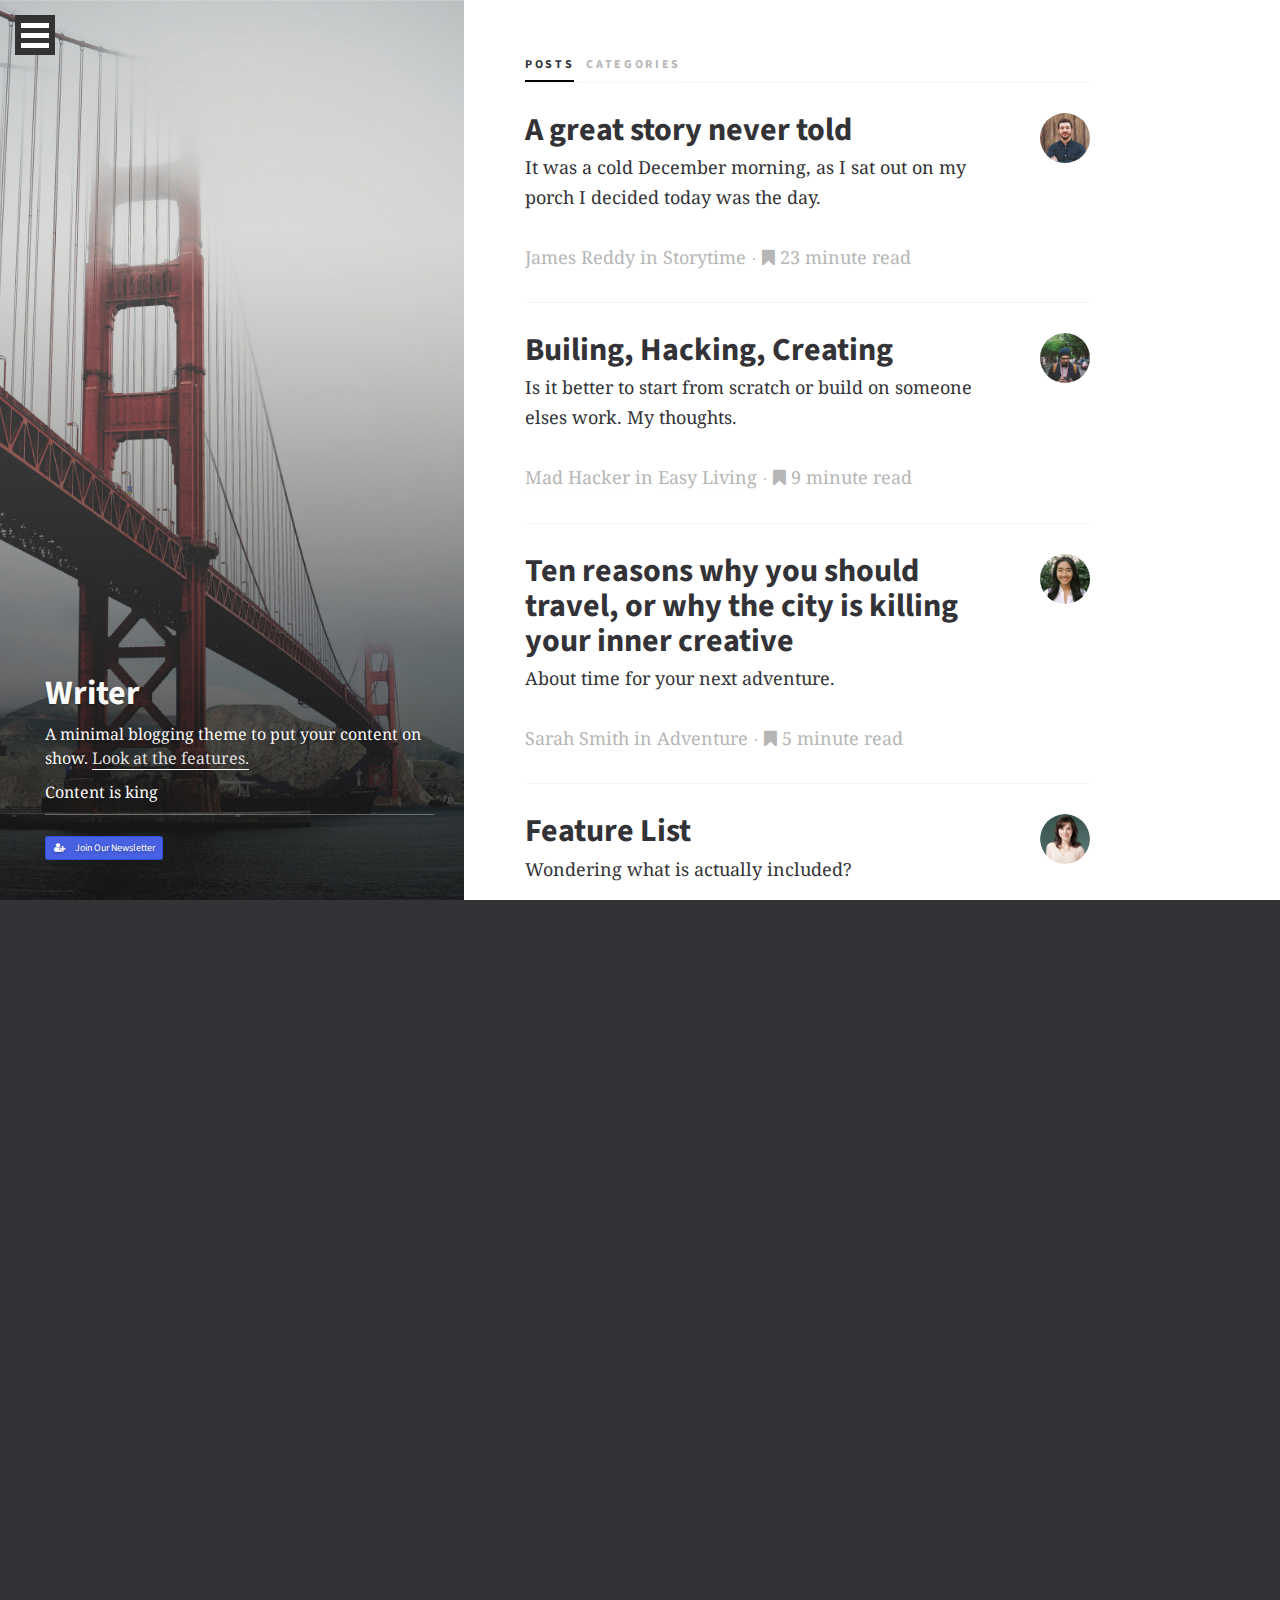
<file: Writer Theme _ Home.html>
<!DOCTYPE html>
<html class="no-js">
    <head>
        <meta charset="utf-8">
        <meta http-equiv="X-UA-Compatible" content="IE=edge,chrome=1">
        <title>Writer Theme | Home</title>
        <meta name="description" content="">
        <meta name="viewport" content="width=device-width">

        <link rel="stylesheet" href="css/bootstrap.min.css">
        <link rel="stylesheet" href="css/font-awesome.min.css">
        <link rel="stylesheet" href="css/main.css">

        <!--[if lt IE 9]>
            <script src="/js/vendor/html5shiv.min.js"></script>
        <![endif]-->

        <script src="js/vendor/modernizr.custom.32229-2.8-respondjs-1-4-2.js"></script>
    </head>
    <body>
        <!-- if the user has javascript disabled they can still use the menu -->
        <noscript>
            <div class="no-js-menu">
                <ul>
                    <li><i class="fa fa-home"></i><a href="index.html">Home</a></li>
                    <li><i class="fa fa-user"></i><a href="author.html">John Smith</a></li>
                    <li><i class="fa fa-anchor"></i><a href="page.html">About</a></li>
                    <li><i class="fa fa-star"></i><a href="favorites.html">Favorites</a></li>
                    <li><i class="fa fa-paper-plane"></i><a href="contact.html">Contact</a></li>
                    <li><i class="fa fa-file"></i><a href="post.html">Post Page</a></li>
                    <li><i class="fa fa-file"></i><a href="post-sidebar.html">Post with Sidebar</a></li>
                    <li><i class="fa fa-home"></i><a href="alt-home.html">Alternate Home</a></li>
                    <li><i class="fa fa-image"></i><a href="category.html">Category Page</a></li>
                </ul>
            </div>
        </noscript>
        <!-- end no script -->

        <main class="container left-container">
            <div class="row">

                <div id="menu-target">
                    <ul>
                        <li><i class="fa fa-home"></i><a href="index.html">Home</a></li>
                        <li><i class="fa fa-user"></i><a href="author.html">John Smith</a></li>
                        <li><i class="fa fa-anchor"></i><a href="page.html">About</a></li>
                        <li><i class="fa fa-star"></i><a href="favorites.html">Favorites</a></li>
                        <li><i class="fa fa-paper-plane"></i><a href="contact.html">Contact</a></li>
                    </ul>
                    <hr>
                    <ul>
                        <li><i class="fa fa-file"></i><a href="post.html">Post Page</a></li>
                        <li><i class="fa fa-file"></i><a href="post-sidebar.html">Post with Sidebar</a></li>

                        <li><i class="fa fa-home"></i><a href="alt-home.html">Alternate Home</a></li>
                        <li><i class="fa fa-image"></i><a href="category.html">Category Page</a></li>
                    </ul>
                </div>

                <section class="sidebar col-lg-5 col-12" style="background-image: url(img/default-sidebar.jpg">

                    <span class="menu-trigger animated fadeInDown">
                        <span class="bar"></span>
                        <span class="bar"></span>
                        <span class="bar"></span>
                    </span>

                    <div class="site-info">
                        <div class="primary-info">
                            <h1>Writer</h1>
                            <p>A minimal blogging theme to put your content on show. <a href="post.html">Look at the features.</a> </p>

                            <p>Content is king</p>
                        </div>
                        <div class="secondary-info">
                            <p>
                                <a class="btn btn-primary" href="#"><i class="fa fa-user-plus"></i>Join Our Newsletter</a>
                            </p>
                        </div>
                    </div>
                </section><!-- end sidebar -->

                <section class="col-lg-7 col-12 ml-auto main-content">

                    <div class="sub-nav">
                        <a href="#" class="select-posts active">Posts</a>
                        <a href="#" class="select-categories">Categories</a>
                    </div>

                    <div class="home-page-posts animated fadeIn ">

                        <article class="post">
                            <div class="post-preview col-10  no-gutter">
                                <h2><a href="post.html">A great story never told</a></h2>

                                <p>It was a cold December morning, as I sat out on my porch I decided today was the day. </p>

                                <p class="meta">
                                    <a href="author.html">James Reddy</a> in <a href="category.html">Storytime</a> <i class="link-spacer"></i> <i class="fa fa-bookmark"></i> 23 minute read
                                </p>
                            </div>

                            <div class=" col-2  no-gutter">
                                <img src="img/profile-1.jpg" class="user-icon" alt="user-image">
                            </div>
                        </article>

                        <article class="post">
                            <div class="post-preview col-10 no-gutter">
                                <h2><a href="post.html">Builing, Hacking, Creating</a></h2>
                                <p>Is it better to start from scratch or build on someone elses work. My thoughts.</p>

                                <p class="meta">
                                    <a href="author.html">Mad Hacker</a> in <a href="category.html">Easy Living</a> <i class="link-spacer"></i> <i class="fa fa-bookmark"></i> 9 minute read
                                </p>
                            </div>

                            <div class=" col-2 no-gutter">
                                <img src="img/profile-2.jpg" class="user-icon"  alt="user-image">
                            </div>
                        </article>
                        <article class="post">
                            <div class="post-preview col-10 no-gutter">
                                <h2><a href="post.html">Ten reasons why you should travel, or why the city is killing your inner creative</a></h2>
                                <p>About time for your next adventure. </p>

                                <p class="meta">
                                    <a href="author.html">Sarah Smith</a> in <a href="category.html">Adventure</a> <i class="link-spacer"></i> <i class="fa fa-bookmark"></i> 5 minute read
                                </p>
                            </div>

                            <div class="col-2 no-gutter">
                                <img src="img/profile-4.jpg" class="user-icon"  alt="user-image">
                            </div>
                        </article>

                        <article class="post">
                            <div class="post-preview col-10 no-gutter">
                                <h2><a href="post.html">Feature List</a></h2>
                                <p>Wondering what is actually included? </p>

                                <p class="meta">
                                    <a href="author.html">Jane Thompson</a> in <a href="category.html">Writer</a> <i class="link-spacer"></i> <i class="fa fa-bookmark"></i> 2 minute read
                                </p>
                            </div>

                            <div class=" col-2 no-gutter">
                                <img src="img/profile-5.png" class="user-icon"  alt="user-image">
                            </div>
                        </article>

                        <article class="post">
                            <div class="post-preview col-10 no-gutter">
                                <h2><a href="post.html">About Writer</a></h2>
                                <p>Not another bootstrap theme </p>

                                <p class="meta">
                                    <a href="author.html">John Smith</a> in <a href="category.html">Writer</a> <i class="link-spacer"></i> <i class="fa fa-bookmark"></i> 3 minute read
                                </p>
                            </div>

                            <div class=" col-2 no-gutter">
                                <img src="img/profile-1.jpg" class="user-icon"  alt="user-image">
                            </div>
                        </article>

                        <article class="post">
                            <div class="post-preview col-10 no-gutter">
                                <h2><a href="components.html">Bootstrap Components</a></h2>
                                <p>How do some of the default bootstrap components looks</p>

                                <p class="meta">
                                    <a href="author.html">Jane Doe</a> in <a href="category.html">Writer</a> <i class="link-spacer"></i> <i class="fa fa-bookmark"></i> 2 minute read
                                </p>
                            </div>

                            <div class=" col-2 no-gutter">
                                <img src="img/profile-3.jpg" class="user-icon"  alt="user-image">
                            </div>
                        </article>
                        <article class="post">
                            <div class="post-preview col-10 no-gutter">
                                <h2><a href="post.html">Its not always that simple</a></h2>
                                <p>How many times should you ask the same questions. </p>

                                <p class="meta">
                                    <a href="author.html">Tim Leen</a> in <a href="category.html">Open Roads</a> <i class="link-spacer"></i> <i class="fa fa-bookmark"></i> 12 minute read
                                </p>
                            </div>

                            <div class=" col-2 no-gutter">
                                <img src="img/profile-3.jpg" class="user-icon"  alt="user-image">
                            </div>
                        </article>
                    </div><!-- Home page posts -->

                    <div class="home-page-categories hide animated fadeIn ">
                        <div class="category row">
                                <div class="category-preview col-6 col-sm-4  ">
                                    <h2>Easy Living</h2>
                                    <a href="category.html"><img src="img/cover-2.jpg" alt="category-image"></a>
                                </div>

                                <div class="category-preview col-6 col-sm-4  ">
                                    <h2>Adventure</h2>
                                    <a href="category.html"><img src="img/cover-4.jpg" alt="category-image"></a>
                                </div>

                                <div class="category-preview col-6 col-sm-4  ">
                                    <h2>Storytime</h2>
                                    <a href="category.html"><img src="img/cover-6.jpg" alt="category-image"></a>
                                </div>

                                <div class="category-preview col-6 col-sm-4  ">
                                    <h2>Open Roads</h2>
                                     <a href="category.html"><img src="img/cover-9.jpg" alt="category-image"></a>
                                </div>

                                <div class="category-preview col-6 col-sm-4  ">
                                    <h2>Gaming</h2>
                                    <a href="category.html"><img src="img/cover-1.jpg" alt="category-image" ></a>
                                </div>

                                <div class="category-preview col-6 col-sm-4  ">
                                    <h2>City Life</h2>
                                     <a href="category.html"><img src="img/cover-3.jpg" alt="category-image"></a>
                                </div>

                                <div class="category-preview col-6 col-sm-4  ">
                                    <h2>Rave Culture</h2>
                                     <a href="category.html"><img src="img/cover-5.jpg" alt="category-image"></a>
                                </div>

                                <div class="category-preview col-6 col-sm-4  ">
                                    <h2>Photography</h2>
                                    <a href="category.html"><img src="img/cover-7.jpg" alt="category-image"></a>
                                </div>

                                <div class="category-preview col-6 col-sm-4  ">
                                    <h2>Animal Kingdom</h2>
                                     <a href="category.html"><img src="img/cover-8.jpg" alt="category-image"></a>
                                </div>

                                <div class="category-preview col-6 col-sm-4  ">
                                    <h2>Beach</h2>
                                    <a href="category.html"><img src="img/cover-10.jpg" alt="category-image"></a>
                                </div>

                                <div class="category-preview col-6 col-sm-4  ">
                                    <h2>Climbing</h2>
                                     <a href="category.html"><img src="img/cover-11.jpg" alt="category-image"></a>
                                </div>

                                <div class="category-preview col-6 col-sm-4  ">
                                    <h2>Mystery</h2>
                                     <a href="category.html"><img src="img/cover-12.jpg" alt="category-image"></a>
                                </div>

                        </div>
                    </div>
                    <footer class="split-footer">
                        <a href="post.html">About</a>
                        <i class="link-spacer"></i>
                        <a href="post.html">Writer 2017</a>
                    </footer>

                </section><!-- main content -->

            </div> <!--/row -->

        </main> <!-- /container -->

        <script src="js/jquery.min.js"></script>
        <script>window.jQuery || document.write('<script src="js/vendor/jquery-1.11.2.min.js"><\/script>')</script>

        <script src="js/vendor/jquery.jpanelmenu.min.js"></script>
        <script src="js/vendor/bootstrap.min.js"></script>
        <script src="js/vendor/fastclick.min.js"></script>

        <script src="js/main.js"></script>
    </body>
</html>
</file>
<file: css/main.css>
@import url(http://fonts.googleapis.com/css?family=Source+Sans+Pro:400,700|Droid+Serif:400,400italic,700);
/* line 12, ../sass/_type.sass */
body {
  line-height: 1.65;
}

/* line 15, ../sass/_type.sass */
body,
button,
input,
select,
textarea {
  color: #333337;
  font-family: "Droid Serif", serif;
}

/* line 24, ../sass/_type.sass */
.post-preview,
.sidebar,
.post-favorite,
.favorites {
  text-rendering: optimizeLegibility;
  -webkit-font-smoothing: antialiased;
}

/* line 31, ../sass/_type.sass */
p {
  margin-bottom: 30px;
  font-size: 18px;
  font-size: 1.8rem;
}
@media (min-width: 768px) {
  /* line 31, ../sass/_type.sass */
  p {
    font-size: 20px;
    font-size: 2rem;
  }
}
@media (min-width: 992px) {
  /* line 31, ../sass/_type.sass */
  p {
    font-size: 21px;
    font-size: 2.1rem;
  }
}

/* line 40, ../sass/_type.sass */
a {
  text-decoration: none;
  color: #fff;
  border-bottom: solid 1px #fAfafa;
}
/* line 45, ../sass/_type.sass */
a:hover, a:active {
  color: #4761e2;
  transition: all 400ms;
}

/* line 50, ../sass/_type.sass */
h1,
h2 {
  font-weight: 700;
  font-family: "Source Sans Pro", Helvetica, Arial, sans-serif;
}

/* line 55, ../sass/_type.sass */
h1 {
  font-size: 38px;
  font-size: 3.8rem;
}

/* line 58, ../sass/_type.sass */
h2 {
  font-size: 32px;
  font-size: 3.2rem;
}
/* line 60, ../sass/_type.sass */
h2.favorites {
  padding: 10px 0;
  color: #b3b3b7;
  text-transform: uppercase;
  letter-spacing: 2pt;
  border-bottom: solid 1px #dedede;
  border-top: solid 1px #dedede;
  font-size: 12px;
  font-size: 1.2rem;
}

/* line 68, ../sass/_type.sass */
h3 {
  font-size: 26px;
  font-size: 2.6rem;
}

/* line 72, ../sass/_type.sass */
b {
  font-weight: 700;
}

/* line 74, ../sass/_type.sass */
i {
  font-style: italic;
}

/* line 76, ../sass/_type.sass */
ul,
ol {
  margin-bottom: 20px;
  padding-left: 20px;
  font-size: 16px;
  font-size: 1.6rem;
}
/* line 82, ../sass/_type.sass */
ul li,
ol li {
  margin: 5px 0;
}

/* line 1, ../sass/_animate.scss */
.animated {
  -webkit-animation-fill-mode: both;
  -moz-animation-fill-mode: both;
  -ms-animation-fill-mode: both;
  -o-animation-fill-mode: both;
  animation-fill-mode: both;
  -webkit-animation-duration: 1s;
  -moz-animation-duration: 1s;
  -ms-animation-duration: 1s;
  -o-animation-duration: 1s;
  animation-duration: 1s;
}

/* line 1, ../sass/_animate.scss */
.animated.hinge {
  -webkit-animation-duration: 1s;
  -moz-animation-duration: 1s;
  -ms-animation-duration: 1s;
  -o-animation-duration: 1s;
  animation-duration: 1s;
}

@-webkit-keyframes fadeIn {
  0% {
    opacity: 0;
  }
  100% {
    opacity: 1;
  }
}
@-moz-keyframes fadeIn {
  0% {
    opacity: 0;
  }
  100% {
    opacity: 1;
  }
}
@-o-keyframes fadeIn {
  0% {
    opacity: 0;
  }
  100% {
    opacity: 1;
  }
}
@keyframes fadeIn {
  0% {
    opacity: 0;
  }
  100% {
    opacity: 1;
  }
}
/* line 20, ../sass/_animate.scss */
.fadeIn {
  -webkit-animation-name: fadeIn;
  -moz-animation-name: fadeIn;
  -o-animation-name: fadeIn;
  animation-name: fadeIn;
}

@-webkit-keyframes fadeInUp {
  0% {
    opacity: 0;
    -webkit-transform: translateY(20px);
  }
  100% {
    opacity: 1;
    -webkit-transform: translateY(0);
  }
}
@-moz-keyframes fadeInUp {
  0% {
    opacity: 0;
    -moz-transform: translateY(20px);
  }
  100% {
    opacity: 1;
    -moz-transform: translateY(0);
  }
}
@-o-keyframes fadeInUp {
  0% {
    opacity: 0;
    -o-transform: translateY(20px);
  }
  100% {
    opacity: 1;
    -o-transform: translateY(0);
  }
}
@keyframes fadeInUp {
  0% {
    opacity: 0;
    transform: translateY(20px);
  }
  100% {
    opacity: 1;
    transform: translateY(0);
  }
}
/* line 74, ../sass/_animate.scss */
.fadeInUp {
  -webkit-animation-name: fadeInUp;
  -moz-animation-name: fadeInUp;
  -o-animation-name: fadeInUp;
  animation-name: fadeInUp;
}

@-webkit-keyframes fadeInDown {
  0% {
    opacity: 0;
    -webkit-transform: translateY(-20px);
  }
  100% {
    opacity: 1;
    -webkit-transform: translateY(0);
  }
}
@-moz-keyframes fadeInDown {
  0% {
    opacity: 0;
    -moz-transform: translateY(-20px);
  }
  100% {
    opacity: 1;
    -moz-transform: translateY(0);
  }
}
@-o-keyframes fadeInDown {
  0% {
    opacity: 0;
    -o-transform: translateY(-20px);
  }
  100% {
    opacity: 1;
    -o-transform: translateY(0);
  }
}
@keyframes fadeInDown {
  0% {
    opacity: 0;
    transform: translateY(-20px);
  }
  100% {
    opacity: 1;
    transform: translateY(0);
  }
}
/* line 128, ../sass/_animate.scss */
.fadeInDown {
  -webkit-animation-name: fadeInDown;
  -moz-animation-name: fadeInDown;
  -o-animation-name: fadeInDown;
  animation-name: fadeInDown;
}

@-webkit-keyframes fadeInLeft {
  0% {
    opacity: 0;
    -webkit-transform: translateX(-20px);
  }
  100% {
    opacity: 1;
    -webkit-transform: translateX(0);
  }
}
@-moz-keyframes fadeInLeft {
  0% {
    opacity: 0;
    -moz-transform: translateX(-20px);
  }
  100% {
    opacity: 1;
    -moz-transform: translateX(0);
  }
}
@-o-keyframes fadeInLeft {
  0% {
    opacity: 0;
    -o-transform: translateX(-20px);
  }
  100% {
    opacity: 1;
    -o-transform: translateX(0);
  }
}
@keyframes fadeInLeft {
  0% {
    opacity: 0;
    transform: translateX(-20px);
  }
  100% {
    opacity: 1;
    transform: translateX(0);
  }
}
/* line 182, ../sass/_animate.scss */
.fadeInLeft {
  -webkit-animation-name: fadeInLeft;
  -moz-animation-name: fadeInLeft;
  -o-animation-name: fadeInLeft;
  animation-name: fadeInLeft;
}

@-webkit-keyframes fadeInRight {
  0% {
    opacity: 0;
    -webkit-transform: translateX(20px);
  }
  100% {
    opacity: 1;
    -webkit-transform: translateX(0);
  }
}
@-moz-keyframes fadeInRight {
  0% {
    opacity: 0;
    -moz-transform: translateX(20px);
  }
  100% {
    opacity: 1;
    -moz-transform: translateX(0);
  }
}
@-o-keyframes fadeInRight {
  0% {
    opacity: 0;
    -o-transform: translateX(20px);
  }
  100% {
    opacity: 1;
    -o-transform: translateX(0);
  }
}
@keyframes fadeInRight {
  0% {
    opacity: 0;
    transform: translateX(20px);
  }
  100% {
    opacity: 1;
    transform: translateX(0);
  }
}
/* line 236, ../sass/_animate.scss */
.fadeInRight {
  -webkit-animation-name: fadeInRight;
  -moz-animation-name: fadeInRight;
  -o-animation-name: fadeInRight;
  animation-name: fadeInRight;
}

@-webkit-keyframes fadeInDownBig {
  0% {
    opacity: 0;
    -webkit-transform: translateY(-2000px);
  }
  100% {
    opacity: 1;
    -webkit-transform: translateY(0);
  }
}
@-moz-keyframes fadeInDownBig {
  0% {
    opacity: 0;
    -moz-transform: translateY(-2000px);
  }
  100% {
    opacity: 1;
    -moz-transform: translateY(0);
  }
}
@-o-keyframes fadeInDownBig {
  0% {
    opacity: 0;
    -o-transform: translateY(-2000px);
  }
  100% {
    opacity: 1;
    -o-transform: translateY(0);
  }
}
@keyframes fadeInDownBig {
  0% {
    opacity: 0;
    transform: translateY(-2000px);
  }
  100% {
    opacity: 1;
    transform: translateY(0);
  }
}
/* line 290, ../sass/_animate.scss */
.fadeInDownBig {
  -webkit-animation-name: fadeInDownBig;
  -moz-animation-name: fadeInDownBig;
  -o-animation-name: fadeInDownBig;
  animation-name: fadeInDownBig;
}

@-webkit-keyframes fadeOut {
  0% {
    opacity: 1;
  }
  100% {
    opacity: 0;
  }
}
@-moz-keyframes fadeOut {
  0% {
    opacity: 1;
  }
  100% {
    opacity: 0;
  }
}
@-o-keyframes fadeOut {
  0% {
    opacity: 1;
  }
  100% {
    opacity: 0;
  }
}
@keyframes fadeOut {
  0% {
    opacity: 1;
  }
  100% {
    opacity: 0;
  }
}
/* line 316, ../sass/_animate.scss */
.fadeOut {
  -webkit-animation-name: fadeOut;
  -moz-animation-name: fadeOut;
  -o-animation-name: fadeOut;
  animation-name: fadeOut;
}

@-webkit-keyframes fadeOutUp {
  0% {
    opacity: 1;
    -webkit-transform: translateY(0);
  }
  100% {
    opacity: 0;
    -webkit-transform: translateY(-20px);
  }
}
@-moz-keyframes fadeOutUp {
  0% {
    opacity: 1;
    -moz-transform: translateY(0);
  }
  100% {
    opacity: 0;
    -moz-transform: translateY(-20px);
  }
}
@-o-keyframes fadeOutUp {
  0% {
    opacity: 1;
    -o-transform: translateY(0);
  }
  100% {
    opacity: 0;
    -o-transform: translateY(-20px);
  }
}
@keyframes fadeOutUp {
  0% {
    opacity: 1;
    transform: translateY(0);
  }
  100% {
    opacity: 0;
    transform: translateY(-20px);
  }
}
/* line 367, ../sass/_animate.scss */
.fadeOutUp {
  -webkit-animation-name: fadeOutUp;
  -moz-animation-name: fadeOutUp;
  -o-animation-name: fadeOutUp;
  animation-name: fadeOutUp;
}

@-webkit-keyframes fadeOutDown {
  0% {
    opacity: 1;
    -webkit-transform: translateY(0);
  }
  100% {
    opacity: 0;
    -webkit-transform: translateY(20px);
  }
}
@-moz-keyframes fadeOutDown {
  0% {
    opacity: 1;
    -moz-transform: translateY(0);
  }
  100% {
    opacity: 0;
    -moz-transform: translateY(20px);
  }
}
@-o-keyframes fadeOutDown {
  0% {
    opacity: 1;
    -o-transform: translateY(0);
  }
  100% {
    opacity: 0;
    -o-transform: translateY(20px);
  }
}
@keyframes fadeOutDown {
  0% {
    opacity: 1;
    transform: translateY(0);
  }
  100% {
    opacity: 0;
    transform: translateY(20px);
  }
}
/* line 421, ../sass/_animate.scss */
.fadeOutDown {
  -webkit-animation-name: fadeOutDown;
  -moz-animation-name: fadeOutDown;
  -o-animation-name: fadeOutDown;
  animation-name: fadeOutDown;
}

@-webkit-keyframes fadeOutLeft {
  0% {
    opacity: 1;
    -webkit-transform: translateX(0);
  }
  100% {
    opacity: 0;
    -webkit-transform: translateX(-20px);
  }
}
@-moz-keyframes fadeOutLeft {
  0% {
    opacity: 1;
    -moz-transform: translateX(0);
  }
  100% {
    opacity: 0;
    -moz-transform: translateX(-20px);
  }
}
@-o-keyframes fadeOutLeft {
  0% {
    opacity: 1;
    -o-transform: translateX(0);
  }
  100% {
    opacity: 0;
    -o-transform: translateX(-20px);
  }
}
@keyframes fadeOutLeft {
  0% {
    opacity: 1;
    transform: translateX(0);
  }
  100% {
    opacity: 0;
    transform: translateX(-20px);
  }
}
/* line 475, ../sass/_animate.scss */
.fadeOutLeft {
  -webkit-animation-name: fadeOutLeft;
  -moz-animation-name: fadeOutLeft;
  -o-animation-name: fadeOutLeft;
  animation-name: fadeOutLeft;
}

@-webkit-keyframes fadeOutRight {
  0% {
    opacity: 1;
    -webkit-transform: translateX(0);
  }
  100% {
    opacity: 0;
    -webkit-transform: translateX(20px);
  }
}
@-moz-keyframes fadeOutRight {
  0% {
    opacity: 1;
    -moz-transform: translateX(0);
  }
  100% {
    opacity: 0;
    -moz-transform: translateX(20px);
  }
}
@-o-keyframes fadeOutRight {
  0% {
    opacity: 1;
    -o-transform: translateX(0);
  }
  100% {
    opacity: 0;
    -o-transform: translateX(20px);
  }
}
@keyframes fadeOutRight {
  0% {
    opacity: 1;
    transform: translateX(0);
  }
  100% {
    opacity: 0;
    transform: translateX(20px);
  }
}
/* line 529, ../sass/_animate.scss */
.fadeOutRight {
  -webkit-animation-name: fadeOutRight;
  -moz-animation-name: fadeOutRight;
  -o-animation-name: fadeOutRight;
  animation-name: fadeOutRight;
}

/* line 1, ../sass/partials/_bootstrap-components.sass */
.btn-primary,
.label-primary,
.progress-bar-primary {
  background: #4761e2;
  border-color: #314edf;
}
/* line 7, ../sass/partials/_bootstrap-components.sass */
.btn-primary:hover,
.label-primary:hover,
.progress-bar-primary:hover {
  background: #2140d5;
  border-color: #213ed0;
}

/* line 11, ../sass/partials/_bootstrap-components.sass */
.btn-primary {
  background: #4761e2;
  color: #fff;
  font-family: "Source Sans Pro", Helvetica, Arial, sans-serif;
}
/* line 16, ../sass/partials/_bootstrap-components.sass */
.btn-primary:hover {
  background-color: #2F49CA;
  color: #fff;
}
/* line 20, ../sass/partials/_bootstrap-components.sass */
.btn-primary:active {
  background-color: #2B43BD;
}

/* line 23, ../sass/partials/_bootstrap-components.sass */
.btn-success,
.label-success,
.progress-bar-success {
  background: #1abc9c;
  border-color: #17a689;
}
/* line 29, ../sass/partials/_bootstrap-components.sass */
.btn-success:hover,
.label-success:hover,
.progress-bar-success:hover {
  background: #148f77;
  border-color: #138b73;
}

/* line 33, ../sass/partials/_bootstrap-components.sass */
.btn-warning,
.label-warning,
.progress-bar-warning {
  background: #f39c12;
  border-color: #e08e0b;
}
/* line 39, ../sass/partials/_bootstrap-components.sass */
.btn-warning:hover,
.label-warning:hover,
.progress-bar-warning:hover {
  background: #c87f0a;
  border-color: #c37b0a;
}

/* line 43, ../sass/partials/_bootstrap-components.sass */
.btn-danger,
.label-danger,
.progress-bar-danger {
  background: #e24747;
  border-color: #e03a3a;
}
/* line 49, ../sass/partials/_bootstrap-components.sass */
.btn-danger:hover,
.label-danger:hover,
.progress-bar-danger:hover {
  background: #dd2828;
  border-color: #dc2424;
}

/* line 53, ../sass/partials/_bootstrap-components.sass */
.btn-info,
.label-info,
.progress-bar-info {
  background: #9b59b6;
  border-color: #8f4bab;
}
/* line 59, ../sass/partials/_bootstrap-components.sass */
.btn-info:hover,
.label-info:hover,
.progress-bar-info:hover {
  background: #804399;
  border-color: #7d4295;
}

/* line 63, ../sass/partials/_bootstrap-components.sass */
.alert-success {
  background: #dbfaf4;
  border-color: #aef4e6;
  color: #117964;
}

/* line 68, ../sass/partials/_bootstrap-components.sass */
.alert-warning {
  background: #fef7ec;
  border-color: #fce3bc;
  color: #b06f09;
}

/* line 73, ../sass/partials/_bootstrap-components.sass */
.alert-danger {
  background: #fef7f7;
  border-color: #fae1e1;
  color: #be1e1e;
}

/* line 78, ../sass/partials/_bootstrap-components.sass */
.alert-info {
  background: #f0e7f4;
  border-color: #e6d5ed;
  color: #713b87;
}

/* line 84, ../sass/partials/_bootstrap-components.sass */
.progress,
.alert,
.panel {
  border-radius: 0;
}

/* line 90, ../sass/partials/_bootstrap-components.sass */
.bs-example {
  margin-bottom: 20px;
}

/* line 1, ../sass/partials/_shared.sass */
.meta {
  color: #b6b6b6;
  font-size: 14px;
  font-size: 1.4rem;
}
@media (min-width: 992px) {
  /* line 1, ../sass/partials/_shared.sass */
  .meta {
    font-size: 16px;
    font-size: 1.6rem;
  }
}
/* line 8, ../sass/partials/_shared.sass */
.meta a {
  color: #b6b6b6;
}
/* line 11, ../sass/partials/_shared.sass */
.meta a:hover, .meta a:active {
  text-decoration: none;
  color: #333337;
  border-bottom: 1px solid #b6b6b6;
}
/* line 17, ../sass/partials/_shared.sass */
.meta i {
  font-style: normal;
}

/* line 20, ../sass/partials/_shared.sass */
.btn-default {
  padding: 10px 15px;
  background: #fafafa;
  border-bottom: 1px solid rgba(0, 0, 0, 0.1);
  text-shadow: 0 0 0;
  border-radius: 4px;
}

/* line 27, ../sass/partials/_shared.sass */
.link-spacer {
  margin: 0 2px 4px 2px;
  display: inline-block;
  height: 2px;
  width: 2px;
  background-color: #b6b6b6;
  border-radius: 100%;
}

/* line 35, ../sass/partials/_shared.sass */
.user-icon {
  width: 50px;
  height: 50px;
  padding: 0;
  float: right;
  border-radius: 50%;
}

/* line 1, ../sass/partials/_menu.sass */
#menu-target {
  position: absolute !important;
  top: -9999px !important;
  left: -9999px !important;
}

/* line 6, ../sass/partials/_menu.sass */
.jPanelMenu-panel {
  box-shadow: #000 2px 2px 10px;
  transition: all 450ms;
  background-color: #fff !important;
  min-height: 100%;
}

/* line 12, ../sass/partials/_menu.sass */
#jPanelMenu-menu {
  background-color: #333337;
  overflow: hidden;
  overflow-y: hidden !important;
}
/* line 17, ../sass/partials/_menu.sass */
#jPanelMenu-menu ul {
  padding: 10px 0;
}
/* line 20, ../sass/partials/_menu.sass */
#jPanelMenu-menu li {
  margin: 0;
  padding: 10px 0;
  list-style: none;
}
/* line 25, ../sass/partials/_menu.sass */
#jPanelMenu-menu li i {
  padding: 0 20px;
  color: #DADADA;
  font-style: normal;
  font-size: 14px;
  font-size: 1.4rem;
}
/* line 30, ../sass/partials/_menu.sass */
#jPanelMenu-menu li a {
  color: #DADADA;
  font-family: "Source Sans Pro", Helvetica, Arial, sans-serif;
  font-weight: 700;
  border-bottom: 0 transparent;
  font-size: 12px;
  font-size: 1.2rem;
}
/* line 37, ../sass/partials/_menu.sass */
#jPanelMenu-menu li a:hover {
  border-bottom: none;
  color: #fff;
}
/* line 40, ../sass/partials/_menu.sass */
#jPanelMenu-menu hr {
  margin: 20px auto;
  width: 40%;
}

/* line 44, ../sass/partials/_menu.sass */
.menu-trigger {
  top: 15px;
  left: 15px;
  z-index: 1080;
  position: absolute;
  display: block;
  height: 40px;
  width: 40px;
  background: #333;
  padding-top: 8px;
  cursor: pointer;
}
/* line 56, ../sass/partials/_menu.sass */
.menu-trigger span {
  height: 5px;
  width: 28px;
  float: left;
  display: block;
  margin: 0 6px 5px;
  background: #fff;
}

/* line 1, ../sass/partials/_sidebar.sass */
.sidebar {
  padding: 15px;
  width: 100%;
  height: 350px;
  background-image: url(../img/default-sidebar.jpg);
  background-position: center;
  background-repeat: no-repeat;
  background-size: cover;
  transition: all 450ms;
}
@media (min-width: 768px) {
  /* line 1, ../sass/partials/_sidebar.sass */
  .sidebar {
    height: 450px;
  }
}
@media (min-width: 992px) {
  /* line 1, ../sass/partials/_sidebar.sass */
  .sidebar {
    width: 400px;
    height: 100%;
    position: fixed;
    background-color: #f5f5f5;
  }
}
@media (min-width: 1200px) {
  /* line 1, ../sass/partials/_sidebar.sass */
  .sidebar {
    width: 464px;
  }
}
/* line 23, ../sass/partials/_sidebar.sass */
.sidebar .site-info {
  padding: 90px 15px 0 15px;
  color: #fafafa;
}
@media (min-width: 768px) {
  /* line 23, ../sass/partials/_sidebar.sass */
  .sidebar .site-info {
    padding: 180px 100px 0 100px;
  }
}
@media (min-width: 992px) {
  /* line 23, ../sass/partials/_sidebar.sass */
  .sidebar .site-info {
    padding: 0 20px;
    position: absolute;
    bottom: 40px;
  }
}
@media (min-width: 1200px) {
  /* line 23, ../sass/partials/_sidebar.sass */
  .sidebar .site-info {
    padding: 0 30px;
  }
}
/* line 36, ../sass/partials/_sidebar.sass */
.sidebar .site-info h1 {
  text-shadow: 0 1px 3px rgba(0, 0, 0, 0.3);
  letter-spacing: -2pt;
  margin-bottom: 0;
}
@media (min-width: 768px) {
  /* line 36, ../sass/partials/_sidebar.sass */
  .sidebar .site-info h1 {
    letter-spacing: 0pt;
    margin-bottom: 10px;
    font-size: 34px;
    font-size: 3.4rem;
  }
}
/* line 45, ../sass/partials/_sidebar.sass */
.sidebar .site-info p {
  margin-bottom: 10px;
  text-shadow: 0 1px 3px rgba(0, 0, 0, 0.3);
  line-height: 24px;
  line-height: 2.4rem;
  font-size: 16px;
  font-size: 1.6rem;
}
/* line 51, ../sass/partials/_sidebar.sass */
.sidebar .site-info i {
  font-style: normal;
  margin-right: 10px;
}
/* line 55, ../sass/partials/_sidebar.sass */
.sidebar .site-info .primary-info {
  border-bottom: solid 1px rgba(255, 255, 255, 0.3);
}
/* line 58, ../sass/partials/_sidebar.sass */
.sidebar .site-info .primary-info a {
  color: #E0E0E0;
}
/* line 60, ../sass/partials/_sidebar.sass */
.sidebar .site-info .primary-info a:hover,
.sidebar .site-info .primary-info a:active {
  color: #fafafa;
}
/* line 66, ../sass/partials/_sidebar.sass */
.sidebar .site-info .secondary-info p {
  margin: 20px 0 0;
  font-family: "Source Sans Pro", Helvetica, Arial, sans-serif;
  font-size: 14px;
  font-size: 1.4rem;
}

/* line 1, ../sass/partials/_main-content.sass */
.main-content {
  padding: 30px;
}
@media (min-width: 768px) {
  /* line 1, ../sass/partials/_main-content.sass */
  .main-content {
    padding: 60px 120px;
  }
}
@media (min-width: 992px) {
  /* line 1, ../sass/partials/_main-content.sass */
  .main-content {
    padding: 50px;
  }
}

/* line 10, ../sass/partials/_main-content.sass */
.sub-nav {
  border-bottom: solid 1px #f5f5f5;
  line-height: 30px;
}
/* line 14, ../sass/partials/_main-content.sass */
.sub-nav a {
  display: inline-block;
  margin-right: 10px;
  line-height: 30px;
  font-family: "Source Sans Pro", Helvetica, Arial, sans-serif;
  letter-spacing: 2pt;
  text-decoration: none;
  color: #b6b6b6;
  text-transform: uppercase;
  font-weight: 700;
  font-size: 12px;
  font-size: 1.2rem;
}
/* line 25, ../sass/partials/_main-content.sass */
.sub-nav a:hover, .sub-nav a:active, .sub-nav a.active {
  border-bottom: solid 2px #000;
  color: #333337;
}

/* line 31, ../sass/partials/_main-content.sass */
.post {
  display: flex;
  padding: 30px 0;
  border-bottom: solid 1px #f5f5f5;
  *zoom: 1;
}
/* line 30, ../sass/_mixins.sass */
.post:before, .post:after {
  content: " ";
  display: table;
}
/* line 35, ../sass/_mixins.sass */
.post:after {
  clear: both;
}
/* line 39, ../sass/partials/_main-content.sass */
.post .post-preview h2 {
  margin-top: 0;
  font-size: 24px;
  font-size: 2.4rem;
}
@media (min-width: 992px) {
  /* line 39, ../sass/partials/_main-content.sass */
  .post .post-preview h2 {
    font-size: 32px;
    font-size: 3.2rem;
  }
}
/* line 46, ../sass/partials/_main-content.sass */
.post .post-preview h2 a {
  text-decoration: none;
  color: #333337;
  border: none;
}
/* line 51, ../sass/partials/_main-content.sass */
.post .post-preview h2 a:hover {
  color: #b6b6b6;
}
/* line 53, ../sass/partials/_main-content.sass */
.post .post-preview p {
  font-family: "Droid Serif", serif;
  font-size: 16px;
  font-size: 1.6rem;
}
@media (min-width: 992px) {
  /* line 53, ../sass/partials/_main-content.sass */
  .post .post-preview p {
    font-size: 18px;
    font-size: 1.8rem;
  }
}
/* line 61, ../sass/partials/_main-content.sass */
.post.author-page .post-preview p {
  margin: 0;
}

/* line 67, ../sass/partials/_main-content.sass */
.category {
  margin-top: 15px;
  margin-bottom: 15px;
}

/* line 71, ../sass/partials/_main-content.sass */
.category-preview {
  margin: 15px 0;
}
@media (max-width: 400px) {
  /* line 71, ../sass/partials/_main-content.sass */
  .category-preview {
    flex: 0 0 100%;
    max-width: 100%;
  }
}
/* line 78, ../sass/partials/_main-content.sass */
.category-preview h2 {
  margin: 0;
  padding: 10px;
  position: absolute;
  bottom: 0;
  font-size: 20px;
  font-size: 2rem;
  color: #fff;
}

/* line 86, ../sass/partials/_main-content.sass */
.split-footer {
  padding: 10px 0;
  font-size: 11px;
  font-size: 1.1rem;
  letter-spacing: 1px;
  font-family: "Source Sans Pro", Helvetica, Arial, sans-serif;
  text-transform: uppercase;
  font-weight: 700;
}
/* line 93, ../sass/partials/_main-content.sass */
.split-footer a {
  color: #999;
  border-bottom: none;
}
/* line 97, ../sass/partials/_main-content.sass */
.split-footer a:hover, .split-footer a:active {
  color: #333;
  border-bottom: none;
}

/* line 1, ../sass/partials/_single.sass */
.hero-image {
  height: 150px;
  width: 100%;
  background-image: url(../img/default-single-hero.jpg);
  background-position: center;
  background-repeat: no-repeat;
  background-size: cover;
}
@media (min-width: 768px) {
  /* line 1, ../sass/partials/_single.sass */
  .hero-image {
    height: 300px;
  }
}
@media (min-width: 992px) {
  /* line 1, ../sass/partials/_single.sass */
  .hero-image {
    height: 390px;
  }
}
@media (min-width: 1200px) {
  /* line 1, ../sass/partials/_single.sass */
  .hero-image {
    height: 460px;
  }
}

/* line 16, ../sass/partials/_single.sass */
.meta {
  *zoom: 1;
  font-size: 12px;
  font-size: 1.2rem;
  margin-bottom: 0;
}
/* line 30, ../sass/_mixins.sass */
.meta:before, .meta:after {
  content: " ";
  display: table;
}
/* line 35, ../sass/_mixins.sass */
.meta:after {
  clear: both;
}
@media (min-width: 768px) {
  /* line 16, ../sass/partials/_single.sass */
  .meta {
    font-size: 16px;
    font-size: 1.6rem;
  }
}
/* line 25, ../sass/partials/_single.sass */
.meta .time {
  font-size: 23px;
  font-size: 2.3rem;
}
/* line 34, ../sass/partials/_single.sass */
.meta .min {
  font-size: 13px;
  font-size: 1.3rem;
}

/* line 37, ../sass/partials/_single.sass */
.author-page.meta {
  display: flex;
  flex-direction: column;
  text-align: right;
}

/* line 41, ../sass/partials/_single.sass */
hr {
  display: block;
  width: 20%;
  margin: 50px auto 40px auto;
  border: 1px solid #dededc;
}

/* line 47, ../sass/partials/_single.sass */
blockquote {
  font-size: 24px;
  font-size: 2.4rem;
  padding: 0 20px;
}

/* line 51, ../sass/partials/_single.sass */
.pullquote {
  text-align: center;
  line-height: 48px;
  line-height: 4.8rem;
  font-size: 38px;
  font-size: 3.8rem;
  margin: 50px -5%;
}

/* line 57, ../sass/partials/_single.sass */
.single-content,
.single-content-sidebar {
  padding: 30px 8%;
}
@media (min-width: 992px) {
  /* line 57, ../sass/partials/_single.sass */
  .single-content,
  .single-content-sidebar {
    padding: 30px 14% 70px;
  }
}
@media (min-width: 1200px) {
  /* line 57, ../sass/partials/_single.sass */
  .single-content,
  .single-content-sidebar {
    padding: 30px 18% 170px;
  }
}
/* line 66, ../sass/partials/_single.sass */
.single-content h1,
.single-content-sidebar h1 {
  letter-spacing: -1pt;
}
@media (min-width: 768px) {
  /* line 66, ../sass/partials/_single.sass */
  .single-content h1,
  .single-content-sidebar h1 {
    font-size: 44px;
    font-size: 4.4rem;
  }
}
/* line 71, ../sass/partials/_single.sass */
.single-content h2,
.single-content-sidebar h2 {
  font-size: 28px;
  font-size: 2.8rem;
}

/* line 74, ../sass/partials/_single.sass */
.single-content-sidebar {
  padding: 30px 8%;
}
@media (min-width: 992px) {
  /* line 74, ../sass/partials/_single.sass */
  .single-content-sidebar {
    padding: 30px 0 70px;
  }
}
@media (min-width: 1200px) {
  /* line 74, ../sass/partials/_single.sass */
  .single-content-sidebar {
    padding: 30px 0 170px;
  }
}

/* line 83, ../sass/partials/_single.sass */
.single-content-sidebar-area {
  padding: 30px 15px;
}
@media (min-width: 992px) {
  /* line 83, ../sass/partials/_single.sass */
  .single-content-sidebar-area {
    padding: 70px 0 0 25px;
  }
}
/* line 90, ../sass/partials/_single.sass */
.single-content-sidebar-area .meta {
  margin-bottom: 20px;
  *zoom: 1;
  width: 80%;
}
/* line 30, ../sass/_mixins.sass */
.single-content-sidebar-area .meta:before, .single-content-sidebar-area .meta:after {
  content: " ";
  display: table;
}
/* line 35, ../sass/_mixins.sass */
.single-content-sidebar-area .meta:after {
  clear: both;
}
@media (min-width: 992px) {
  /* line 90, ../sass/partials/_single.sass */
  .single-content-sidebar-area .meta {
    margin-bottom: 200px;
  }
}
/* line 97, ../sass/partials/_single.sass */
.single-content-sidebar-area .user-img {
  width: 20%;
}
/* line 100, ../sass/partials/_single.sass */
.single-content-sidebar-area hr {
  width: 100%;
  margin: 15px auto;
}
/* line 104, ../sass/partials/_single.sass */
.single-content-sidebar-area h2 {
  margin: 15px 0;
}
/* line 107, ../sass/partials/_single.sass */
.single-content-sidebar-area .similar-post {
  margin: 15px 0;
}
/* line 109, ../sass/partials/_single.sass */
.single-content-sidebar-area .similar-post a,
.single-content-sidebar-area .similar-post h3 {
  font-family: "Source Sans Pro", Helvetica, Arial, sans-serif;
  font-weight: 700;
  color: #333;
  font-size: 20px;
  font-size: 2rem;
}
/* line 117, ../sass/partials/_single.sass */
.single-content-sidebar-area .similar-cat {
  position: relative;
  margin-bottom: 10px;
}
/* line 121, ../sass/partials/_single.sass */
.single-content-sidebar-area .similar-cat img {
  width: 100%;
}
/* line 123, ../sass/partials/_single.sass */
.single-content-sidebar-area .similar-cat h3 {
  font-family: "Source Sans Pro", Helvetica, Arial, sans-serif;
  font-weight: 700;
  color: #fff;
  font-size: 20px;
  font-size: 2rem;
  position: absolute;
  bottom: 15px;
  right: 15px;
  margin: 0;
}

/* line 133, ../sass/partials/_single.sass */
footer.single {
  padding: 40px 0 0 0;
  background-color: #F5F5F5;
  border-top: solid 1px #E9E9E9;
  text-align: center;
}
/* line 139, ../sass/partials/_single.sass */
footer.single.without-readmore {
  padding: 40px 0 40px 0;
}
@media (min-width: 768px) {
  /* line 133, ../sass/partials/_single.sass */
  footer.single {
    text-align: left;
  }
}
/* line 144, ../sass/partials/_single.sass */
footer.single .social {
  text-align: center;
}
/* line 149, ../sass/partials/_single.sass */
footer.single .social-icon {
  margin: 20px 10px;
  display: inline-block;
  color: #ccc;
  font-size: 24px;
  font-size: 2.4rem;
}
/* line 155, ../sass/partials/_single.sass */
footer.single .social-icon i {
  font-style: normal;
}
/* line 158, ../sass/partials/_single.sass */
footer.single .social-icon:hover {
  border: none;
}
/* line 161, ../sass/partials/_single.sass */
footer.single .category-list {
  padding: 30px 0;
}
@media (min-width: 768px) {
  /* line 161, ../sass/partials/_single.sass */
  footer.single .category-list {
    border-right: solid 4px #E9E9E9;
    padding: 0;
  }
}
/* line 167, ../sass/partials/_single.sass */
footer.single img {
  width: 60px;
  height: 60px;
}
/* line 171, ../sass/partials/_single.sass */
footer.single .user-icon {
  float: none;
}
@media (min-width: 768px) {
  /* line 171, ../sass/partials/_single.sass */
  footer.single .user-icon {
    float: right;
  }
}
/* line 176, ../sass/partials/_single.sass */
footer.single p,
footer.single h3 {
  text-transform: uppercase;
  letter-spacing: 2px;
  font-family: "Source Sans Pro", Helvetica, Arial, sans-serif;
  font-size: 14px;
  font-size: 1.4rem;
  line-height: 30px;
  margin: 0;
}
/* line 185, ../sass/partials/_single.sass */
footer.single p span,
footer.single h3 span {
  border-bottom: solid 1px #222;
}
/* line 188, ../sass/partials/_single.sass */
footer.single h3 {
  display: inline;
}
/* line 191, ../sass/partials/_single.sass */
footer.single .other-catergories {
  margin-top: 15px;
}
/* line 194, ../sass/partials/_single.sass */
footer.single ul {
  display: inline;
  padding: 0;
}
/* line 198, ../sass/partials/_single.sass */
footer.single ul li {
  list-style: none;
  display: inline;
  font-style: italic;
}

/* line 203, ../sass/partials/_single.sass */
footer.single-page {
  padding: 40px 0;
  text-align: center;
}

/* line 207, ../sass/partials/_single.sass */
.read-another-section {
  margin-top: 40px;
}
/* line 210, ../sass/partials/_single.sass */
.read-another-section h3.read-another {
  line-height: 30px;
}
@media (min-width: 768px) {
  /* line 210, ../sass/partials/_single.sass */
  .read-another-section h3.read-another {
    line-height: 30px;
  }
}

/* line 218, ../sass/partials/_single.sass */
footer .read-another-container {
  position: relative;
  text-align: center;
}
/* line 221, ../sass/partials/_single.sass */
footer .read-another-container img {
  width: auto;
  height: auto;
  z-index: 1;
}
/* line 226, ../sass/partials/_single.sass */
footer .read-another-container .overlay {
  position: absolute;
  width: 100%;
  z-index: 2;
  background-color: rgba(0, 0, 0, 0.6);
  top: 0;
  bottom: 0;
}

/* line 234, ../sass/partials/_single.sass */
.read-another {
  position: absolute;
  top: 50%;
  left: 50%;
  transform: translate(-50%, -50%);
  color: #fff;
  z-index: 3;
}

/* line 1, ../sass/partials/_favorites.sass */
.post-favorite {
  padding-top: 10px;
  padding-bottom: 10px;
  padding-right: 15px;
}
@media (min-width: 992px) {
  /* line 6, ../sass/partials/_favorites.sass */
  .post-favorite h2 {
    font-size: 26px;
    font-size: 2.6rem;
  }
}
/* line 10, ../sass/partials/_favorites.sass */
.post-favorite h2 a {
  border-bottom: none;
  text-decoration: none;
  color: #333337;
}
@media (min-width: 992px) {
  /* line 15, ../sass/partials/_favorites.sass */
  .post-favorite p {
    font-size: 16px;
    font-size: 1.6rem;
    line-height: 22px;
    line-height: 2.2rem;
  }
}

/* line 2, ../sass/partials/_category.sass */
.category-sidebar .site-info {
  padding-top: 160px;
}
@media (min-width: 768px) {
  /* line 2, ../sass/partials/_category.sass */
  .category-sidebar .site-info {
    padding-top: 260px;
  }
}

/* line 2, ../sass/partials/_contact.sass */
form {
  *zoom: 1;
}
/* line 30, ../sass/_mixins.sass */
form:before, form:after {
  content: " ";
  display: table;
}
/* line 35, ../sass/_mixins.sass */
form:after {
  clear: both;
}
/* line 4, ../sass/partials/_contact.sass */
form label {
  font-family: "Source Sans Pro", Helvetica, Arial, sans-serif;
  font-size: 20px;
  font-size: 2rem;
  margin: 15px 0 0;
}
/* line 9, ../sass/partials/_contact.sass */
form input.form-control,
form textarea.form-control {
  border: solid 0px transparent;
  box-shadow: none;
  border-bottom: solid 3px;
  border-radius: 0;
  padding: 5px 0;
  background-color: #fff;
  resize: vertical;
}
/* line 43, ../sass/_mixins.sass */
form input.form-control::-webkit-input-placeholder,
form textarea.form-control::-webkit-input-placeholder {
  color: #ccc;
}
/* line 46, ../sass/_mixins.sass */
form input.form-control:-moz-placeholder,
form textarea.form-control:-moz-placeholder {
  color: #ccc;
}
/* line 49, ../sass/_mixins.sass */
form input.form-control::-moz-placeholder,
form textarea.form-control::-moz-placeholder {
  color: #ccc;
}
/* line 52, ../sass/_mixins.sass */
form input.form-control:-ms-input-placeholder,
form textarea.form-control:-ms-input-placeholder {
  color: #ccc;
}
/* line 21, ../sass/partials/_contact.sass */
form input.form-control:focus,
form textarea.form-control:focus {
  outline: none;
  border: none;
  border-bottom: solid 3px;
  box-shadow: none;
}
/* line 27, ../sass/partials/_contact.sass */
form textarea.form-control {
  height: 100px;
}
/* line 30, ../sass/partials/_contact.sass */
form input[type=submit] {
  margin: 30px 0;
  border: solid 2px #ccc;
  border-radius: 0;
  padding: 10px 25px;
  float: right;
  font-family: "Source Sans Pro", Helvetica, Arial, sans-serif;
  transition: all 0.3s;
  text-transform: uppercase;
  font-weight: 700;
}
/* line 40, ../sass/partials/_contact.sass */
form input[type=submit]:hover {
  border: solid 2px #222;
  background-color: #fafafa;
}

/* line 1, ../sass/partials/_author.sass */
.author-bio {
  *zoom: 1;
}
/* line 30, ../sass/_mixins.sass */
.author-bio:before, .author-bio:after {
  content: " ";
  display: table;
}
/* line 35, ../sass/_mixins.sass */
.author-bio:after {
  clear: both;
}
/* line 3, ../sass/partials/_author.sass */
.author-bio img {
  border-radius: 50%;
  width: 150px;
  float: left;
}
@media (min-width: 992px) {
  /* line 3, ../sass/partials/_author.sass */
  .author-bio img {
    float: right;
    width: 220px;
  }
}
/* line 13, ../sass/partials/_author.sass */
.author-bio .author-bio__info {
  float: left;
}
/* line 16, ../sass/partials/_author.sass */
.author-bio .author-bio__info h1 {
  margin: 30px 0 20px;
}

/* line 22, ../sass/partials/_author.sass */
.view-all-by-author {
  text-align: right;
  margin: 20px 0;
}
/* line 25, ../sass/partials/_author.sass */
.view-all-by-author a {
  font-size: 13px;
  font-size: 1.3rem;
  text-transform: uppercase;
  font-weight: 700;
  font-family: "Source Sans Pro", Helvetica, Arial, sans-serif;
}
/* line 31, ../sass/partials/_author.sass */
.view-all-by-author i {
  margin-left: 5px;
  font-size: 9px;
  font-size: 0.9rem;
  transform: translateY(-1px);
}

/* line 4, ../sass/partials/_alt-home.sass */
.alt-home .sidebar {
  background: none;
  background-color: #F9F9F9;
  height: auto;
  border-right: solid 2px #D8D8D8;
  padding: 15px 15px 5px 50px;
}
@media (min-width: 992px) {
  /* line 4, ../sass/partials/_alt-home.sass */
  .alt-home .sidebar {
    height: 100%;
    overflow-y: scroll;
  }
}
/* line 15, ../sass/partials/_alt-home.sass */
.alt-home .sidebar .sub-nav {
  border-color: #D8D8D8;
  margin-bottom: 20px;
  margin: 70px 30px 20px 0;
}
/* line 19, ../sass/partials/_alt-home.sass */
.alt-home .sidebar .sub-nav a {
  margin-right: 0;
}
/* line 22, ../sass/partials/_alt-home.sass */
.alt-home .sub-nav {
  text-align: right;
}
@media (min-width: 992px) {
  /* line 22, ../sass/partials/_alt-home.sass */
  .alt-home .sub-nav {
    margin: 70px 0 0 0;
  }
}
/* line 29, ../sass/partials/_alt-home.sass */
.alt-home .alt-main {
  padding: 15px;
}
/* line 32, ../sass/partials/_alt-home.sass */
.alt-home .post {
  padding: 10px 0;
}
/* line 37, ../sass/partials/_alt-home.sass */
.alt-home .post .post-preview h2 {
  line-height: 1;
}
/* line 40, ../sass/partials/_alt-home.sass */
.alt-home .post .post-preview h2 a {
  font-size: 22px;
  font-size: 2.2rem;
}
/* line 42, ../sass/partials/_alt-home.sass */
.alt-home .post .post-preview a {
  font-size: 16px;
  font-size: 1.6rem;
}

/* line 1, ../sass/partials/_page-404.sass */
.hero-image-404 {
  position: fixed;
  top: 0;
  left: 0;
  width: 100%;
  height: 500px;
  background-image: url(../img/default-404.jpg);
  background-position: center;
  background-repeat: no-repeat;
  background-size: cover;
}

/* line 12, ../sass/partials/_page-404.sass */
.title-404 {
  margin-top: 250px;
  color: #fff;
  text-align: center;
  font-size: 22px;
  font-size: 2.2rem;
  text-transform: uppercase;
  letter-spacing: 0pt;
}

/* line 20, ../sass/partials/_page-404.sass */
.p-404 {
  color: #fff;
  text-align: center;
  font-size: 18px;
  font-size: 1.8rem;
}

/* line 1, ../sass/_nojs.sass */
.no-js-menu {
  background-color: #333337;
  position: fixed;
  width: 100%;
  z-index: 100;
}
/* line 7, ../sass/_nojs.sass */
.no-js-menu ul {
  padding: 0;
  margin-bottom: 0;
}
/* line 11, ../sass/_nojs.sass */
.no-js-menu li {
  margin: 0;
  padding: 3px 0;
  list-style: none;
  float: left;
}
@media (min-width: 768px) {
  /* line 11, ../sass/_nojs.sass */
  .no-js-menu li {
    padding: 5px 0;
  }
}
@media (min-width: 992px) {
  /* line 11, ../sass/_nojs.sass */
  .no-js-menu li {
    padding: 10px 0;
  }
}
/* line 23, ../sass/_nojs.sass */
.no-js-menu li i {
  padding: 0 7px 0 30px;
  color: #DADADA;
  font-style: normal;
  font-size: 14px;
  font-size: 1.4rem;
}
/* line 28, ../sass/_nojs.sass */
.no-js-menu li a {
  color: #DADADA;
  font-family: "Source Sans Pro", Helvetica, Arial, sans-serif;
  font-weight: 700;
  border-bottom: 0 transparent;
  font-size: 12px;
  font-size: 1.2rem;
}
/* line 35, ../sass/_nojs.sass */
.no-js-menu li a:hover {
  border-bottom: none;
  color: #fff;
}

/* line 41, ../sass/_nojs.sass */
.no-js .sidebar {
  height: 400px;
}
@media (min-width: 768px) {
  /* line 41, ../sass/_nojs.sass */
  .no-js .sidebar {
    height: 450px;
  }
}
@media (min-width: 992px) {
  /* line 41, ../sass/_nojs.sass */
  .no-js .sidebar {
    width: 400px;
    height: 100%;
    position: fixed;
    background-color: #f5f5f5;
  }
}
@media (min-width: 1200px) {
  /* line 41, ../sass/_nojs.sass */
  .no-js .sidebar {
    width: 464px;
  }
}
/* line 57, ../sass/_nojs.sass */
.no-js .menu-trigger {
  display: none;
}
/* line 60, ../sass/_nojs.sass */
.no-js .site-info {
  padding: 0 15px 0 15px;
}
@media (min-width: 768px) {
  /* line 60, ../sass/_nojs.sass */
  .no-js .site-info {
    padding: 0 100px 0 100px;
  }
}
@media (min-width: 992px) {
  /* line 60, ../sass/_nojs.sass */
  .no-js .site-info {
    padding: 0 20px;
    position: absolute;
    bottom: 40px;
  }
}
@media (min-width: 1200px) {
  /* line 60, ../sass/_nojs.sass */
  .no-js .site-info {
    padding: 0 30px;
  }
}

/* line 72, ../sass/_nojs.sass */
.no-js-dashboard {
  margin-top: 60px;
}

/* line 23, ../sass/main.sass */
.left-container {
  margin-left: 0;
  padding-left: 15px;
}
@media (min-width: 768px) and (max-width: 992px) {
  /* line 23, ../sass/main.sass */
  .left-container {
    max-width: 100%;
    width: 100%;
  }
}

@media (min-width: 576px) and (max-width: 768px) {
  /* line 31, ../sass/main.sass */
  .container {
    max-width: 100%;
  }
}

/* line 35, ../sass/main.sass */
.no-gutter {
  padding-left: 0;
  padding-right: 0;
}

/* line 39, ../sass/main.sass */
.no-gutter-left {
  padding-left: 0;
}

/* line 42, ../sass/main.sass */
.no-gutter-right {
  padding-right: 0;
}

/* line 45, ../sass/main.sass */
html,
body {
  font-size: 62.5%;
}
@media (min-width: 992px) {
  /* line 45, ../sass/main.sass */
  html,
  body {
    height: 100%;
  }
}

/* line 52, ../sass/main.sass */
.hide {
  position: absolute !important;
  top: -9999px !important;
  left: -9999px !important;
}

/* line 57, ../sass/main.sass */
img {
  max-width: 100%;
}

/* line 60, ../sass/main.sass */
main {
  display: block;
}

/* line 64, ../sass/main.sass */
a {
  color: #999999;
  text-decoration: none;
}
/* line 68, ../sass/main.sass */
a:hover, a:active, a:focus {
  text-decoration: none;
  color: #333;
  border-bottom: solid 1px #999;
}
</file>
<file: assets/css/typo.css>
@charset "utf-8";

/* 防止用户自定义背景颜色对网页的影响，添加让用户可以自定义字体 */
html {
  color: #333;
  background: #fff;
  -webkit-text-size-adjust: 100%;
  -ms-text-size-adjust: 100%;
  text-rendering: optimizelegibility;
}

/* 如果你的项目仅支持 IE9+ | Chrome | Firefox 等，推荐在 <html> 中添加 .borderbox 这个 class */
html.borderbox *, html.borderbox *:before, html.borderbox *:after {
  -moz-box-sizing: border-box;
  -webkit-box-sizing: border-box;
  box-sizing: border-box;
}

/* 内外边距通常让各个浏览器样式的表现位置不同 */
body, dl, dt, dd, ul, ol, li, h1, h2, h3, h4, h5, h6, pre, code, form, fieldset, legend, input, textarea, p, blockquote, th, td, hr, button, article, aside, details, figcaption, figure, footer, header, menu, nav, section {
  margin: 0;
  padding: 0;
}

/* 重设 HTML5 标签, IE 需要在 js 中 createElement(TAG) */
article, aside, details, figcaption, figure, footer, header, menu, nav, section {
  display: block;
}

/* HTML5 媒体文件跟 img 保持一致 */
audio, canvas, video {
  display: inline-block;
}

/* 要注意表单元素并不继承父级 font 的问题 */
body, button, input, select, textarea {
  font: 300 1em/1.8 PingFang SC, Lantinghei SC, Microsoft Yahei, Hiragino Sans GB, Microsoft Sans Serif, WenQuanYi Micro Hei, sans-serif;
}

button::-moz-focus-inner,
input::-moz-focus-inner {
  padding: 0;
  border: 0;
}

/* 去掉各Table cell 的边距并让其边重合 */
table {
  border-collapse: collapse;
  border-spacing: 0;
}

/* 去除默认边框 */
fieldset, img {
  border: 0;
}

/* 块/段落引用 */
blockquote {
  position: relative;
  color: #999;
  font-weight: 400;
  border-left: 1px solid #1abc9c;
  padding-left: 1em;
  margin: 1em 3em 1em 2em;
}

@media only screen and ( max-width: 640px ) {
  blockquote {
    margin: 1em 0;
  }
}

/* Firefox 以外，元素没有下划线，需添加 */
acronym, abbr {
  border-bottom: 1px dotted;
  font-variant: normal;
}

/* 添加鼠标问号，进一步确保应用的语义是正确的（要知道，交互他们也有洁癖，如果你不去掉，那得多花点口舌） */
abbr {
  cursor: help;
}

/* 一致的 del 样式 */
del {
  text-decoration: line-through;
}

address, caption, cite, code, dfn, em, th, var {
  font-style: normal;
  font-weight: 400;
}

/* 去掉列表前的标识, li 会继承，大部分网站通常用列表来很多内容，所以应该当去 */
ul, ol {
  list-style: none;
}

/* 对齐是排版最重要的因素, 别让什么都居中 */
caption, th {
  text-align: left;
}

q:before, q:after {
  content: '';
}

/* 统一上标和下标 */
sub, sup {
  font-size: 75%;
  line-height: 0;
  position: relative;
}

:root sub, :root sup {
  vertical-align: baseline; /* for ie9 and other modern browsers */
}

sup {
  top: -0.5em;
}

sub {
  bottom: -0.25em;
}

/* 让链接在 hover 状态下显示下划线 */
a {
  color: #1abc9c;
}

a:hover {
  text-decoration: underline;
}

.typo a {
  border-bottom: 1px solid #1abc9c;
}

.typo a:hover {
  border-bottom-color: #555;
  color: #555;
  text-decoration: none;
}

/* 默认不显示下划线，保持页面简洁 */
ins, a {
  text-decoration: none;
}

/* 专名号：虽然 u 已经重回 html5 Draft，但在所有浏览器中都是可以使用的，
 * 要做到更好，向后兼容的话，添加 class="typo-u" 来显示专名号
 * 关于 <u> 标签：http://www.whatwg.org/specs/web-apps/current-work/multipage/text-level-semantics.html#the-u-element
 * 被放弃的是 4，之前一直搞错 http://www.w3.org/TR/html401/appendix/changes.html#idx-deprecated
 * 一篇关于 <u> 标签的很好文章：http://html5doctor.com/u-element/
 */
u, .typo-u {
  text-decoration: underline;
}

/* 标记，类似于手写的荧光笔的作用 */
mark {
  background: #fffdd1;
  border-bottom: 1px solid #ffedce;
  padding: 2px;
  margin: 0 5px;
}

/* 代码片断 */
pre, code, pre tt {
  font-family: Courier, 'Courier New', monospace;
}

pre {
  background: #f8f8f8;
  border: 1px solid #ddd;
  padding: 1em 1.5em;
  display: block;
  -webkit-overflow-scrolling: touch;
}

/* 一致化 horizontal rule */
hr {
  border: none;
  border-bottom: 1px solid #cfcfcf;
  margin-bottom: 0.8em;
  height: 10px;
}

/* 底部印刷体、版本等标记 */
small, .typo-small,
  /* 图片说明 */
figcaption {
  font-size: 0.9em;
  color: #888;
}

strong, b {
  font-weight: bold;
  color: #000;
}

/* 可拖动文件添加拖动手势 */
[draggable] {
  cursor: move;
}

.clearfix:before, .clearfix:after {
  content: "";
  display: table;
}

.clearfix:after {
  clear: both;
}

.clearfix {
  zoom: 1;
}

/* 强制文本换行 */
.textwrap, .textwrap td, .textwrap th {
  word-wrap: break-word;
  word-break: break-all;
}

.textwrap-table {
  table-layout: fixed;
}

/* 提供 serif 版本的字体设置: iOS 下中文自动 fallback 到 sans-serif */
.serif {
  font-family: Palatino, Optima, Georgia, serif;
}

/* 保证块/段落之间的空白隔行 */
.typo p, .typo pre, .typo ul, .typo ol, .typo dl, .typo form, .typo hr, .typo table,
.typo-p, .typo-pre, .typo-ul, .typo-ol, .typo-dl, .typo-form, .typo-hr, .typo-table, blockquote {
  margin-bottom: 1.2em
}

h1, h2, h3, h4, h5, h6 {
  font-family: PingFang SC, Verdana, Helvetica Neue, Microsoft Yahei, Hiragino Sans GB, Microsoft Sans Serif, WenQuanYi Micro Hei, sans-serif;
  font-weight: 100;
  color: #000;
  line-height: 1.35;
}

/* 标题应该更贴紧内容，并与其他块区分，margin 值要相应做优化 */
.typo h1, .typo h2, .typo h3, .typo h4, .typo h5, .typo h6,
.typo-h1, .typo-h2, .typo-h3, .typo-h4, .typo-h5, .typo-h6 {
  margin-top: 1.2em;
  margin-bottom: 0.6em;
  line-height: 1.35;
}

.typo h1, .typo-h1 {
  font-size: 2em;
}

.typo h2, .typo-h2 {
  font-size: 1.8em;
}

.typo h3, .typo-h3 {
  font-size: 1.6em;
}

.typo h4, .typo-h4 {
  font-size: 1.4em;
}

.typo h5, .typo h6, .typo-h5, .typo-h6 {
  font-size: 1.2em;
}

/* 在文章中，应该还原 ul 和 ol 的样式 */
.typo ul, .typo-ul {
  margin-left: 1.3em;
  list-style: disc;
}

.typo ol, .typo-ol {
  list-style: decimal;
  margin-left: 1.9em;
}

.typo li ul, .typo li ol, .typo-ul ul, .typo-ul ol, .typo-ol ul, .typo-ol ol {
  margin-bottom: 0.8em;
  margin-left: 2em;
}

.typo li ul, .typo-ul ul, .typo-ol ul {
  list-style: circle;
}

/* 同 ul/ol，在文章中应用 table 基本格式 */
.typo table th, .typo table td, .typo-table th, .typo-table td, .typo table caption {
  border: 1px solid #ddd;
  padding: 0.5em 1em;
  color: #666;
}

.typo table th, .typo-table th {
  background: #fbfbfb;
}

.typo table thead th, .typo-table thead th {
  background: #f1f1f1;
}

.typo table caption {
  border-bottom: none;
}

/* 去除 webkit 中 input 和 textarea 的默认样式  */
.typo-input, .typo-textarea {
  -webkit-appearance: none;
  border-radius: 0;
}

.typo-em, .typo em, legend, caption {
  color: #000;
  font-weight: inherit;
}

/* 着重号，只能在少量（少于100个字符）且全是全角字符的情况下使用 */
.typo-em {
  position: relative;
}

.typo-em:after {
  position: absolute;
  top: 0.65em;
  left: 0;
  width: 100%;
  overflow: hidden;
  white-space: nowrap;
  content: "・・・・・・・・・・・・・・・・・・・・・・・・・・・・・・・・・・・・・・・・・・・・・・・・・・・・・・・・・・・・・・・・・・・・・・・・・・・・・・・・・・・・・・・・・・・・・・・・・・・・";
}

/* Responsive images */
.typo img {
  max-width: 100%;
}
</file>
<file: assets/css/index.css>
@charset "UTF-8";
/* -------------------------------------------------
 * 公共部分
 * ------------------------------------------------- */
body {
  background: #e5e5e5 url(../../assets/images/background.png);
  width: 100%;
  overflow-x: hidden;
  padding: 1rem 10%;
  padding-bottom: 0;
  box-sizing: border-box;
  font-size: .9em; }
  body .fa {
    margin-right: .3em; }
  body .info-unit {
    margin-bottom: 1rem; }
    body .info-unit h2 {
      font-weight: 700; }
    body .info-unit h3 {
      font-weight: 300; }

/* -------------------------------------------------
 * 头部部分
 * ------------------------------------------------- */
.header {
  display: none; }

/* -------------------------------------------------
 * 主体部分
 * ------------------------------------------------- */
.container .side {
  position: absolute;
  width: 20rem;
  background: #fff;
  border-radius: 5px;
  box-shadow: 0 5px 20px #bbb;
  box-sizing: border-box;
  padding: 1rem; }
  .container .side .me {
    text-align: center;
    margin-bottom: 2rem; }
    .container .side .me .portrait {
      margin: 0 auto;
      margin-bottom: 1rem;
      width: 8rem;
      height: 8rem;
      overflow: hidden;
      position: relative; }
      .container .side .me .portrait .loading {
        position: absolute;
        top: 50%;
        transform: translateY(-50%);
        width: 8rem;
        height: 4rem;
        margin: 0 auto; }
      .container .side .me .portrait .loading span {
        display: inline-block;
        width: 8px;
        height: 100%;
        border-radius: 4px;
        background: lightgreen;
        -webkit-animation: load 1s ease infinite; }
@-webkit-keyframes load {
  0%,100% {
    height: 3rem;
    margin: .5rem 0;
    background: lightblue; }
  50% {
    height: 1rem;
    margin: 1.5rem 0;
    background: lightgreen; } }
@keyframes {
  0%,100% {
    height: 3rem;
    margin: .5rem 0;
    background: lightblue; }
  50% {
    height: 1rem;
    margin: 1.5rem 0;
    background: lightgreen; } }
      .container .side .me .portrait .loading span:nth-child(2) {
        -webkit-animation-delay: 0.2s; }
      .container .side .me .portrait .loading span:nth-child(3) {
        -webkit-animation-delay: 0.4s; }
      .container .side .me .portrait .loading span:nth-child(4) {
        -webkit-animation-delay: 0.6s; }
      .container .side .me .portrait .loading span:nth-child(5) {
        -webkit-animation-delay: 0.8s; }
      .container .side .me .portrait img {
        display: none;
        width: 8rem;
        height: 8rem;
        border-radius: 50%; }
  .container .side .info-unit ul li label {
    display: inline-block;
    width: 35%; }
  .container .side .info-unit ul li span {
    display: inline-block;
    vertical-align: top;
    width: 60%; }
.container .main {
  position: relative;
  margin-left: 22rem;
  background: #fff;
  border-radius: 5px;
  box-shadow: 0 5px 20px #bbb;
  box-sizing: border-box;
  padding: 1rem; }
  .container .main .info-unit ul {
    box-sizing: border-box;
    padding-left: 1.2rem;
    padding-right: 0.8rem; }
    .container .main .info-unit ul li {
      margin-bottom: 1rem;
      list-style: disc; }
      .container .main .info-unit ul li h3 .link {
        font-size: .5rem;
        border: 1px solid #4db6ac;
        padding: 1px 3px;
        -webkit-border-radius: 5px;
        border-radius: 5px;
        margin-left: .5rem; }
      .container .main .info-unit ul li h3 time {
        text-align: right;
        float: right; }
      .container .main .info-unit ul li .info-content li {
        list-style: circle;
        margin: 0; }
      .container .main .info-unit ul li .info-content .fa {
        font-size: 1em; }

/* -------------------------------------------------
 * 文档底部
 * ------------------------------------------------- */
.footer {
  width: 100%;
  margin-top: 1rem;
  height: 2rem; }
  .footer p {
    line-height: 2rem;
    text-align: center;
    font-size: 0.8rem; }

/* -------------------------------------------------
 * 自定义部分
 * ------------------------------------------------- */
.fa {
  font-size: 1.2em; }

h2 {
  font-size: 1.2em; }

h3 {
  font-size: 1.1em; }

hr {
  margin-bottom: .4em; }

aside {
  position: fixed;
  right: 0;
  top: 30%;
  z-index: 2; }
  aside ul li {
    margin-bottom: 10px;
    -webkit-border-radius: 10px 0 0 10px;
    border-radius: 19px 0 0 10px;
    -webkit-box-shadow: 0 2px 2px 0 rgba(0, 0, 0, 0.14), 0 3px 1px -2px rgba(0, 0, 0, 0.2), 0 1px 5px 0 rgba(0, 0, 0, 0.12);
    box-shadow: 0 2px 2px 0 rgba(0, 0, 0, 0.14), 0 3px 1px -2px rgba(0, 0, 0, 0.2), 0 1px 5px 0 rgba(0, 0, 0, 0.12);
    background: #1abc9c; }
    aside ul li a {
      display: inline-block;
      width: 80px;
      height: 38px;
      line-height: 38px;
      padding-left: 10px;
      color: #fff; }

progress {
  background-color: #f6f6f6;
  display: inline;
  /*width: 195px;*/
  height: 1em; }

progress::-webkit-progress-bar {
  background-color: #e0eaf0; }

progress::-webkit-progress-value {
  background-color: #1abc9c; }

progress::-moz-progress-bar {
  background-color: #e0eaf0; }

progress::-moz-progress-value {
  background-color: #708d9b; }

.progress-list {
  line-height: 2; }

mark {
  background: rgba(232, 232, 232, 0.8); }

@media screen and (max-width: 1169px) {
  .container .info-unit h3 span {
    display: block; }

  .container .info-unit h3 span.link {
    display: inline; }

  .container .project h3 span {
    display: inline; }

  .container .project h3 time {
    display: block; }

  .container .main .info-unit ul li h3 time {
    float: none;
    text-align: left; } }
@media screen and (max-width: 1034px) {
  body {
    padding: 1rem 3%; } }
@media screen and (max-width: 414px) {
  .container .side {
    position: static;
    width: 95%;
    margin: 0 auto; }

  .container .main {
    position: static;
    margin-left: 0;
    width: 95%;
    margin: 0 auto;
    margin-top: 1.5rem; }

  #nav-m {
    display: none;
    position: fixed;
    width: 28px;
    height: 28px;
    right: 10px;
    bottom: 20px;
    box-shadow: 0 5px 20px #bbb;
    border-radius: 50%; }

  #nav-m svg {
    width: 28px;
    height: 28px; }

  aside {
    display: none; } }

/*# sourceMappingURL=index.css.map */
</file>
